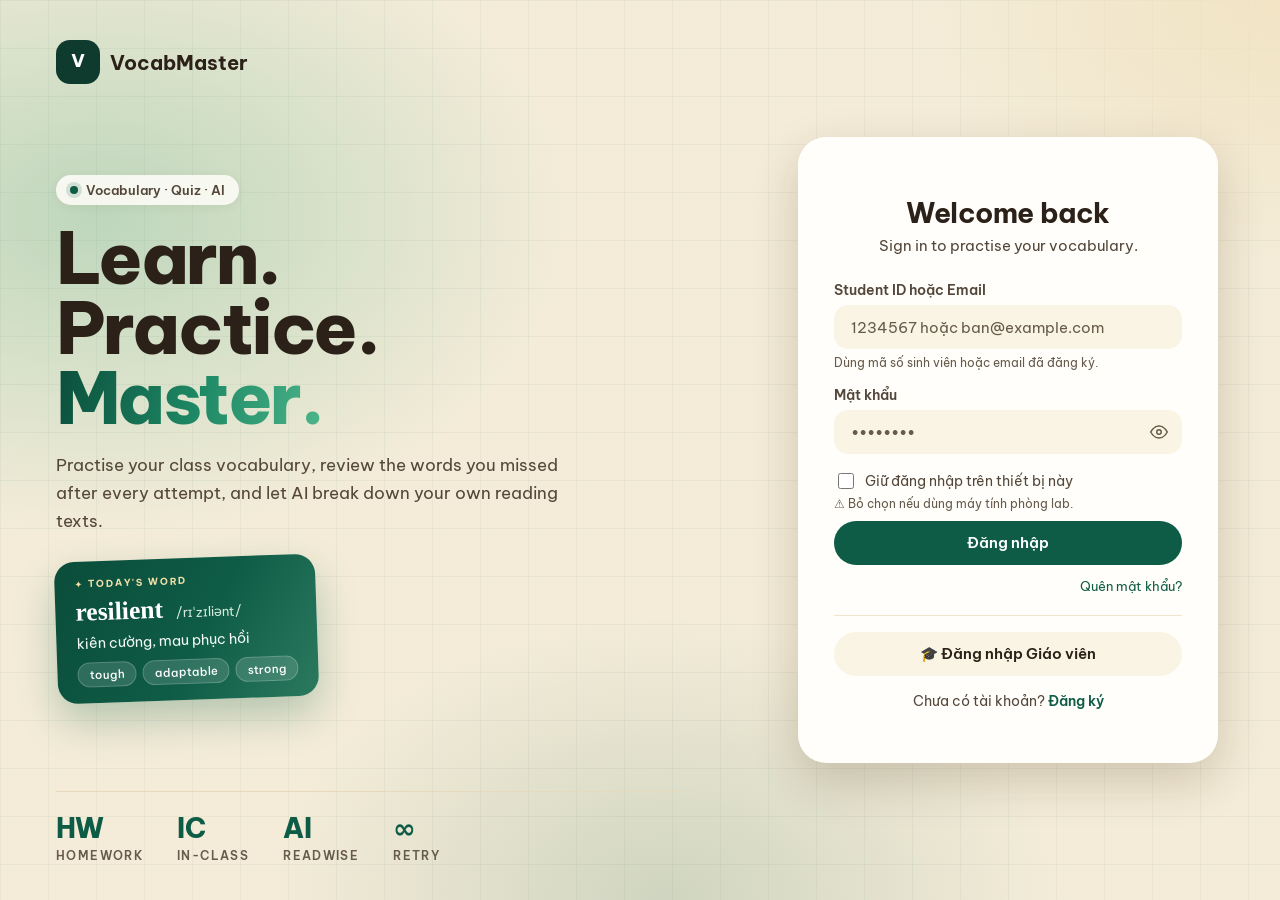
<file: index.html>
<!DOCTYPE html><html lang="vi"><head>
<meta charset="UTF-8"><meta name="viewport" content="width=device-width,initial-scale=1">
<link rel="icon" href="data:image/svg+xml,%3Csvg xmlns='http://www.w3.org/2000/svg' viewBox='0 0 24 24'%3E%3Crect width='24' height='24' rx='5' fill='%231B7F5E'/%3E%3Ctext x='12' y='17' text-anchor='middle' font-size='13' font-weight='700' fill='%23fff' font-family='system-ui'%3EV%3C/text%3E%3C/svg%3E">
<meta name="theme-color" content="#1B7F5E">
<title>VocabMaster</title></head><body>
<script>
(function(){
  var SKEY='vm_session';
  function clear(){try{localStorage.removeItem(SKEY);}catch(e){}try{sessionStorage.removeItem(SKEY);}catch(e){}}
  var raw=null;
  try{raw=sessionStorage.getItem(SKEY)||localStorage.getItem(SKEY);}catch(e){}
  if(!raw){location.replace('login.html');return;}
  try{
    var o=JSON.parse(raw);
    if(!o||!o.data||!o.exp||Date.now()>o.exp){clear();location.replace('login.html');return;}
    location.replace(o.data.role==='teacher'?'teacher.html':'student.html');
  }catch(e){clear();location.replace('login.html');}
})();
</script>
<noscript><meta http-equiv="refresh" content="0;url=login.html"></noscript>
</body></html>
</file>
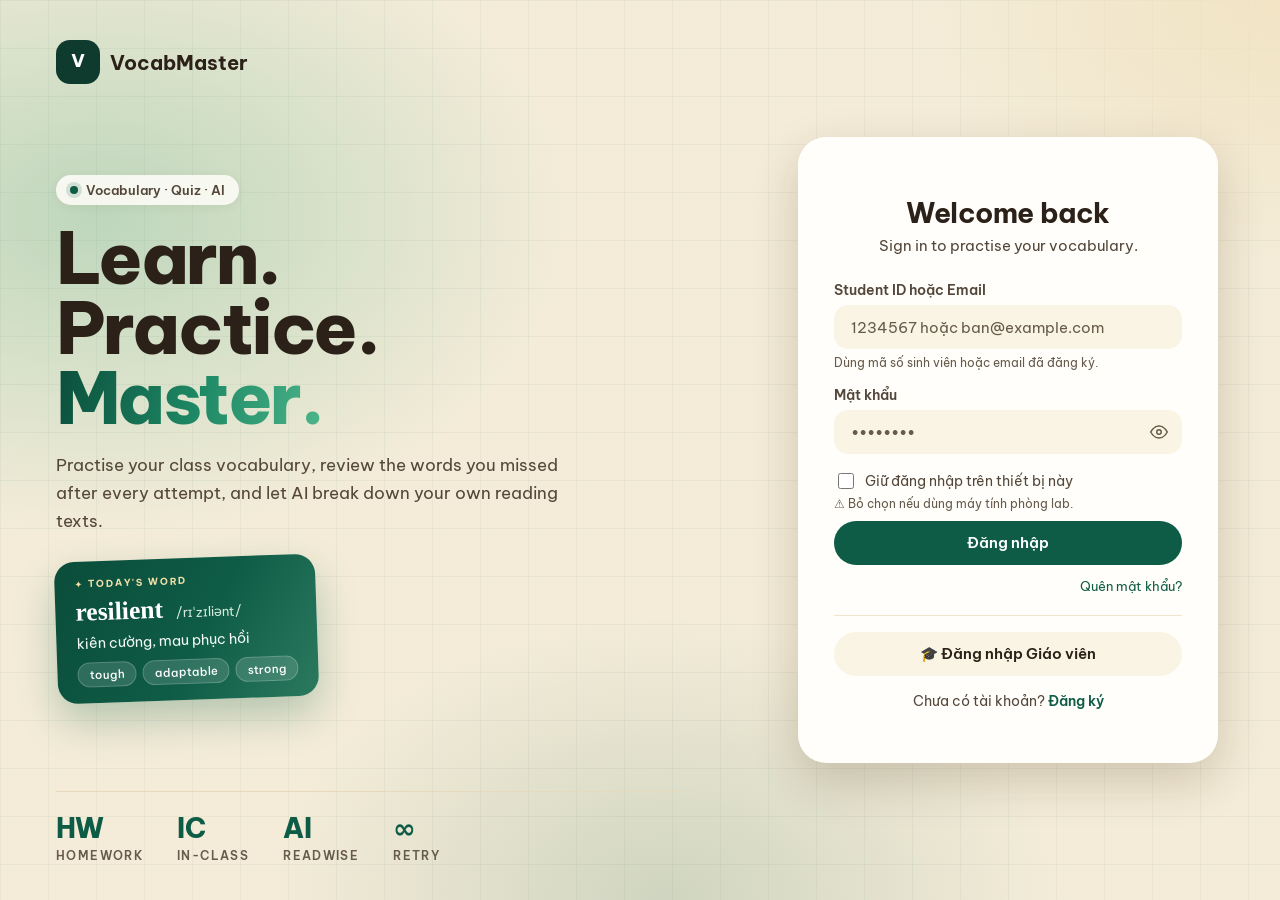
<file: login.html>
<!DOCTYPE html>
<html lang="vi">
<head>
<meta charset="UTF-8"><meta name="viewport" content="width=device-width,initial-scale=1">
<link rel="icon" href="data:image/svg+xml,%3Csvg xmlns='http://www.w3.org/2000/svg' viewBox='0 0 24 24'%3E%3Crect width='24' height='24' rx='5' fill='%231B7F5E'/%3E%3Ctext x='12' y='17' text-anchor='middle' font-size='13' font-weight='700' fill='%23fff' font-family='system-ui'%3EV%3C/text%3E%3C/svg%3E">
<meta name="theme-color" content="#1B7F5E">
<title>VocabMaster</title>
<link rel="stylesheet" href="vm-theme.css">
<style>
.vm-modal-bg{position:fixed;inset:0;background:rgba(13,79,58,.45);z-index:500;display:none;align-items:center;justify-content:center;padding:20px}
.vm-modal-bg.show{display:flex}
</style>
</head>
<body>

<div class="vm-loading-overlay" id="loadingOverlay">
  <span class="vm-spin"></span>
  <p id="loadingMsg">Đang đăng nhập…</p>
</div>

<div class="vm-auth-wrap">
  <div class="vm-auth-card">
    <div class="vm-auth-head">
      <div id="brand" style="display:flex;justify-content:center"></div>
      <h1 class="vm-auth-title">Welcome back</h1>
      <p class="vm-auth-sub">Sign in to practise your vocabulary.</p>
    </div>

    <form id="form" autocomplete="on">
      <div class="vm-field">
        <label class="vm-label">Student ID hoặc Email</label>
        <input class="vm-input" id="idInput" placeholder="1234567 hoặc ban@example.com" autocomplete="username">
        <p style="font-size:.76rem;color:var(--vm-ink-3);margin:6px 0 0">Dùng mã số sinh viên hoặc email đã đăng ký.</p>
      </div>
      <div class="vm-field">
        <label class="vm-label">Mật khẩu</label>
        <div class="vm-pass-wrap">
          <input class="vm-input" id="pw" type="password" placeholder="••••••••" autocomplete="current-password" style="padding-right:42px">
          <button type="button" class="vm-pass-toggle" id="pwToggle" title="Hiện/Ẩn mật khẩu">
            <svg viewBox="0 0 24 24" fill="none" stroke="currentColor" stroke-width="2" width="18" height="18"><path d="M1 12s4-8 11-8 11 8 11 8-4 8-11 8-11-8-11-8z"/><circle cx="12" cy="12" r="3"/></svg>
          </button>
        </div>
      </div>
      <label style="display:flex;align-items:center;gap:8px;margin-top:12px;font-size:.85rem;color:var(--vm-ink-2);cursor:pointer">
        <input type="checkbox" id="rememberMe" style="width:16px;height:16px;cursor:pointer">
        <span>Giữ đăng nhập trên thiết bị này</span>
      </label>
      <p style="margin:4px 0 10px;font-size:.75rem;color:var(--vm-ink-3)">⚠️ Bỏ chọn nếu dùng máy tính phòng lab.</p>
      <button class="vm-btn vm-btn-primary vm-btn-block" id="submit" type="submit">Đăng nhập</button>
    </form>

    <div style="text-align:right;margin-top:10px">
      <a href="#" id="forgotStu" style="font-size:.82rem;color:var(--vm-primary);text-decoration:none">Quên mật khẩu?</a>
    </div>
    <div style="border-top:1px solid var(--vm-border-2);margin:20px 0 16px"></div>
    <button class="vm-btn vm-btn-ghost vm-btn-block" id="teacherBtn">🎓 Đăng nhập Giáo viên</button>
    <p class="vm-auth-alt" style="margin-top:16px">Chưa có tài khoản? <a href="signup.html">Đăng ký</a></p>
  </div>
</div>

<!-- Teacher modal -->
<div class="vm-modal-bg" id="teacherModal">
  <div class="vm-auth-card" style="max-width:400px;margin:0">
    <div class="vm-auth-head">
      <h1 class="vm-auth-title" style="font-size:1.4rem">Đăng nhập Giáo viên</h1>
      <p class="vm-auth-sub">Đăng nhập bằng email giảng viên.</p>
    </div>
    <div class="vm-field">
      <label class="vm-label">Email</label>
      <input class="vm-input" id="tEmail" type="email" placeholder="ban@dnpu.edu.vn">
    </div>
    <div class="vm-field">
      <label class="vm-label">Mật khẩu</label>
      <div class="vm-pass-wrap">
        <input class="vm-input" id="tPw" type="password" style="padding-right:42px" placeholder="••••••••">
          <button type="button" class="vm-pass-toggle" id="tPwToggle" title="Hiện/Ẩn mật khẩu">
            <svg viewBox="0 0 24 24" fill="none" stroke="currentColor" stroke-width="2" width="18" height="18">
              <path d="M1 12s4-8 11-8 11 8 11 8-4 8-11 8-11-8-11-8z"/><circle cx="12" cy="12" r="3"/>
            </svg>
          </button>
      </div>
    </div>
    <button class="vm-btn vm-btn-primary vm-btn-block" id="tSubmit" style="margin-top:6px">Đăng nhập</button>
    <div style="display:flex;justify-content:space-between;margin-top:12px">
      <a href="#" id="forgotTea" style="font-size:.82rem;color:var(--vm-primary);text-decoration:none">Quên mật khẩu?</a>
      <a href="#" id="tClose" style="font-size:.82rem;color:var(--vm-ink-3);text-decoration:none">Huỷ</a>
    </div>
  </div>
</div>

<script src="vm-common.js"></script>
<script>
if (typeof VM === 'undefined') {
  document.body.innerHTML = '<div style="max-width:500px;margin:80px auto;padding:30px;border:2px solid #EA4335;border-radius:14px;font-family:system-ui"><h2>Không tải được vm-common.js</h2></div>';
  throw new Error('no VM');
}
document.getElementById('brand').innerHTML = VM.brandLockup();
VM.mountAuthHero('Practise your class vocabulary, review the words you missed after every attempt, and let AI break down your own reading texts.');

// Already logged in?
(function(){ var s=VM.session.get(); if(s&&s.role) location.href=s.role==='teacher'?VM.TEACHER_HOME:VM.STUDENT_HOME; })();

function showLoading(msg){ document.getElementById('loadingMsg').textContent=msg||'Đang đăng nhập…'; document.getElementById('loadingOverlay').classList.add('show'); }
function hideLoading(){ document.getElementById('loadingOverlay').classList.remove('show'); }

var EYE_ON  = '<svg viewBox="0 0 24 24" fill="none" stroke="currentColor" stroke-width="2" width="18" height="18"><path d="M1 12s4-8 11-8 11 8 11 8-4 8-11 8-11-8-11-8z"/><circle cx="12" cy="12" r="3"/></svg>';
var EYE_OFF = '<svg viewBox="0 0 24 24" fill="none" stroke="currentColor" stroke-width="2" width="18" height="18"><path d="M17.94 17.94A10.07 10.07 0 0 1 12 20c-7 0-11-8-11-8a18.45 18.45 0 0 1 5.06-5.94M9.9 4.24A9.12 9.12 0 0 1 12 4c7 0 11 8 11 8a18.5 18.5 0 0 1-2.16 3.19m-6.72-1.07a3 3 0 1 1-4.24-4.24"/><line x1="1" y1="1" x2="23" y2="23"/></svg>';
function togglePw(inId,btnId){
  var btn=document.getElementById(btnId);
  if(btn) btn.innerHTML=EYE_ON;
  document.getElementById(btnId).onclick=function(){
    var inp=document.getElementById(inId), hidden=inp.type==='password';
    inp.type=hidden?'text':'password';
    document.getElementById(btnId).innerHTML=hidden?EYE_OFF:EYE_ON;
  };
}
togglePw('pw','pwToggle'); togglePw('tPw','tPwToggle');

var isSub=false;
document.getElementById('form').onsubmit=function(e){
  e.preventDefault(); if(isSub) return;
  var id=(document.getElementById('idInput').value||'').trim();
  var pw=document.getElementById('pw').value;
  if(!id||!pw){VM.toast('Vui lòng nhập đầy đủ.','err');return;}
  isSub=true; showLoading();
  VM.api('auth.studentLogin',{studentId:id,password:pw,remember:document.getElementById('rememberMe').checked}).then(function(res){
    if(res&&res.success){
      var r=document.getElementById('rememberMe').checked;
      VM.session.set(Object.assign({role:'student'},res.data),{remember:r});
      VM.bumpLoginCount();
      location.href=VM.STUDENT_HOME;
    } else {
      hideLoading(); isSub=false;
      VM.toast((res&&res.error)||'Đăng nhập thất bại.','err',4000);
    }
  }).catch(function(){ hideLoading(); isSub=false; VM.toast('Không kết nối được máy chủ.','err'); });
};

var tm=document.getElementById('teacherModal');
document.getElementById('teacherBtn').onclick=function(){ tm.classList.add('show'); };
document.getElementById('tClose').onclick=function(e){ e.preventDefault(); tm.classList.remove('show'); };

var isTSub=false;
document.getElementById('tSubmit').onclick=function(){
  if(isTSub) return;
  var email=(document.getElementById('tEmail').value||'').trim();
  var pw=document.getElementById('tPw').value;
  if(!email||!pw){VM.toast('Nhập email và mật khẩu.','err');return;}
  isTSub=true; showLoading('Đang xác thực giáo viên…');
  VM.api('auth.teacherLogin',{email:email,password:pw,remember:!!(document.getElementById('rememberMe')&&document.getElementById('rememberMe').checked)}).then(function(res){
    if(res&&res.success){
      var rm=document.getElementById('rememberMe');
      VM.session.set(Object.assign({role:'teacher'},res.data),{remember:rm?rm.checked:false});
      location.href=VM.TEACHER_HOME;
    } else {
      hideLoading(); isTSub=false;
      VM.toast((res&&res.error)||'Đăng nhập thất bại.','err',4000);
    }
  }).catch(function(){ hideLoading(); isTSub=false; VM.toast('Không kết nối được máy chủ.','err'); });
};

function forgot(){
  var email=prompt('Nhập email đã đăng ký:'); if(!email) return;
  showLoading('Đang gửi email…');
  VM.api('auth.forgotPassword',{email:email.trim()}).then(function(res){
    hideLoading();
    if(res&&res.success) VM.toast('Đã gửi mật khẩu tới email.','ok',4000);
    else VM.toast((res&&res.error)||'Không gửi được.','err',4000);
  }).catch(function(){ hideLoading(); VM.toast('Lỗi kết nối.','err'); });
}
document.getElementById('forgotStu').onclick=function(e){e.preventDefault();forgot();};
document.getElementById('forgotTea').onclick=function(e){e.preventDefault();forgot();};
</script>
</body>
</html>
</file>
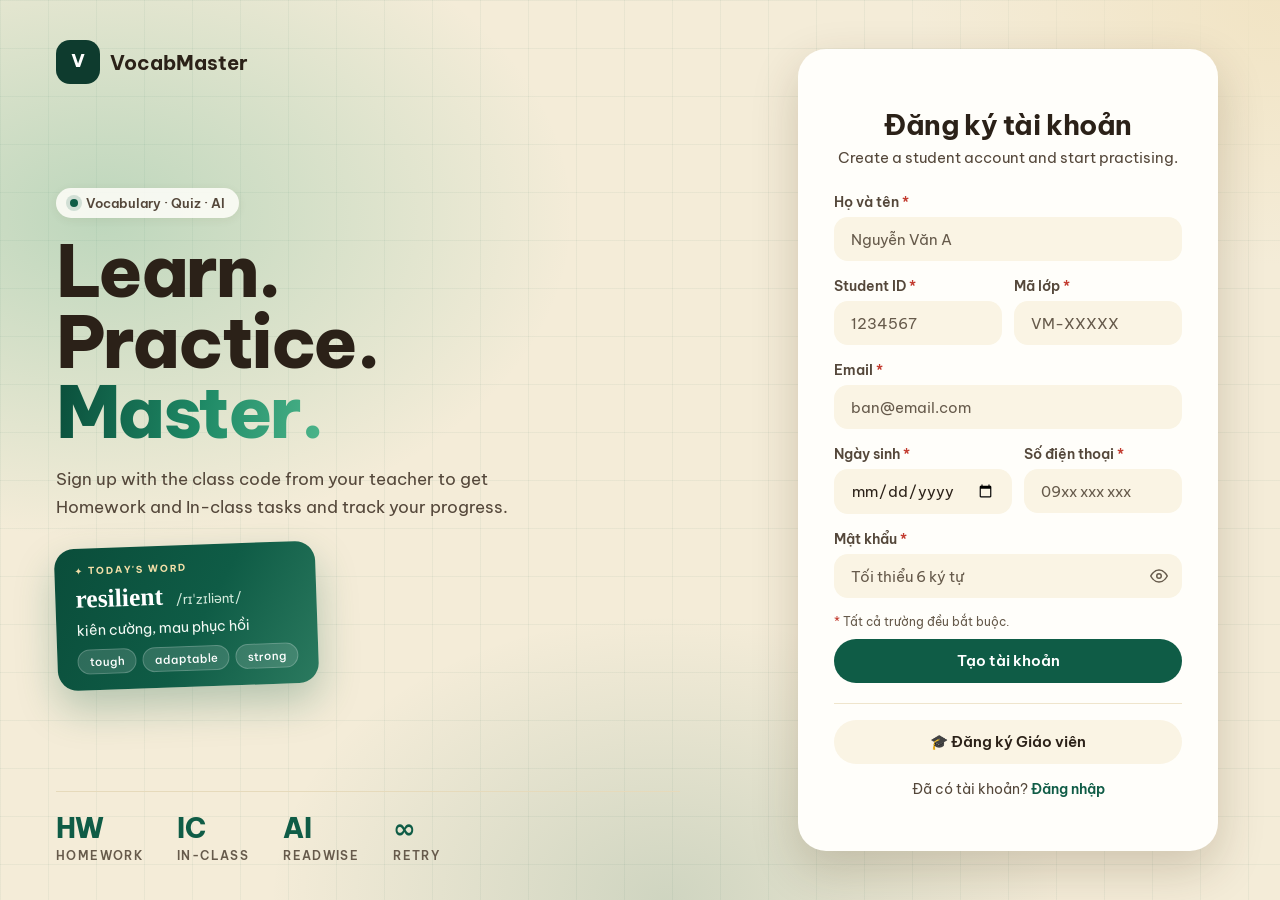
<file: signup.html>
<!DOCTYPE html>
<html lang="vi">
<head>
<meta charset="UTF-8"><meta name="viewport" content="width=device-width,initial-scale=1">
<link rel="icon" href="data:image/svg+xml,%3Csvg xmlns='http://www.w3.org/2000/svg' viewBox='0 0 24 24'%3E%3Crect width='24' height='24' rx='5' fill='%231B7F5E'/%3E%3Ctext x='12' y='17' text-anchor='middle' font-size='13' font-weight='700' fill='%23fff' font-family='system-ui'%3EV%3C/text%3E%3C/svg%3E">
<meta name="theme-color" content="#1B7F5E">
<title>VocabMaster</title>
<link rel="stylesheet" href="vm-theme.css">
<style>
.vm-modal-bg{position:fixed;inset:0;background:rgba(13,79,58,.45);z-index:500;display:none;align-items:center;justify-content:center;padding:20px}
.vm-modal-bg.show{display:flex}
</style>
</head>
<body>

<div class="vm-loading-overlay" id="loadingOverlay">
  <span class="vm-spin"></span>
  <p id="loadingMsg">Đang xử lý…</p>
</div>

<div class="vm-auth-wrap">
  <div class="vm-auth-card">
    <div class="vm-auth-head">
      <div id="brand" style="display:flex;justify-content:center"></div>
      <h1 class="vm-auth-title">Đăng ký tài khoản</h1>
      <p class="vm-auth-sub">Create a student account and start practising.</p>
    </div>

    <form id="form" autocomplete="on" novalidate>
      <div class="vm-field">
        <label class="vm-label">Họ và tên <span style="color:var(--vm-danger)">*</span></label>
        <input class="vm-input" id="name" placeholder="Nguyễn Văn A" autocomplete="name">
        <div class="vm-field-err" id="err-name"></div>
      </div>
      <div class="vm-row">
        <div class="vm-field">
          <label class="vm-label">Student ID <span style="color:var(--vm-danger)">*</span></label>
          <input class="vm-input" id="studentId" placeholder="1234567" autocomplete="username">
          <div class="vm-field-err" id="err-studentId"></div>
        </div>
        <div class="vm-field">
          <label class="vm-label">Mã lớp <span style="color:var(--vm-danger)">*</span></label>
          <input class="vm-input" id="class" placeholder="VM-XXXXX" style="text-transform:uppercase" autocomplete="off">
          <div class="vm-field-err" id="err-class"></div>
        </div>
      </div>
      <div class="vm-field">
        <label class="vm-label">Email <span style="color:var(--vm-danger)">*</span></label>
        <input class="vm-input" id="email" type="email" placeholder="ban@email.com" autocomplete="email">
        <div class="vm-field-err" id="err-email"></div>
      </div>
      <div class="vm-row">
        <div class="vm-field">
          <label class="vm-label">Ngày sinh <span style="color:var(--vm-danger)">*</span></label>
          <input class="vm-input" id="birthdate" type="date" autocomplete="bday">
          <div class="vm-field-err" id="err-birthdate"></div>
        </div>
        <div class="vm-field">
          <label class="vm-label">Số điện thoại <span style="color:var(--vm-danger)">*</span></label>
          <input class="vm-input" id="phone" placeholder="09xx xxx xxx" type="tel" autocomplete="tel">
          <div class="vm-field-err" id="err-phone"></div>
        </div>
      </div>
      <div class="vm-field">
        <label class="vm-label">Mật khẩu <span style="color:var(--vm-danger)">*</span></label>
        <div class="vm-pass-wrap">
          <input class="vm-input" id="pw" type="password" placeholder="Tối thiểu 6 ký tự" autocomplete="new-password" style="padding-right:42px">
          <button type="button" class="vm-pass-toggle" id="pwToggle" title="Hiện/Ẩn mật khẩu"><svg viewBox="0 0 24 24" fill="none" stroke="currentColor" stroke-width="2" width="18" height="18"><path d="M1 12s4-8 11-8 11 8 11 8-4 8-11 8-11-8-11-8z"/><circle cx="12" cy="12" r="3"/></svg>
          </button>
        </div>
        <div class="vm-field-err" id="err-pw"></div>
      </div>
      <p style="font-size:.76rem;color:var(--vm-ink-3);margin:0 0 10px">
        <span style="color:var(--vm-danger)">*</span> Tất cả trường đều bắt buộc.
      </p>
      <button class="vm-btn vm-btn-primary vm-btn-block" id="submit" type="submit">Tạo tài khoản</button>
    </form>

    <div style="border-top:1px solid var(--vm-border-2);margin:20px 0 16px"></div>
    <button class="vm-btn vm-btn-ghost vm-btn-block" id="teacherReg">🎓 Đăng ký Giáo viên</button>
    <p class="vm-auth-alt" style="margin-top:16px">Đã có tài khoản? <a href="login.html">Đăng nhập</a></p>
  </div>
</div>

<!-- Teacher signup modal -->
<div class="vm-modal-bg" id="teacherModal">
  <div class="vm-auth-card" style="max-width:400px;margin:0">
    <div class="vm-auth-head">
      <h1 class="vm-auth-title" style="font-size:1.4rem">Đăng ký Giáo viên</h1>
    </div>
    <div class="vm-field">
      <label class="vm-label">Họ và tên <span style="color:var(--vm-danger)">*</span></label>
      <input class="vm-input" id="tName" placeholder="ThS. Nguyễn Văn A">
      <div class="vm-field-err" id="err-tName"></div>
    </div>
    <div class="vm-field">
      <label class="vm-label">Email <span style="color:var(--vm-danger)">*</span></label>
      <input class="vm-input" id="tEmail" type="email" placeholder="ban@dnpu.edu.vn">
      <div class="vm-field-err" id="err-tEmail"></div>
    </div>
    <div class="vm-row">
      <div class="vm-field">
        <label class="vm-label">Ngày sinh <span style="color:var(--vm-danger)">*</span></label>
        <input class="vm-input" id="tBirth" type="date">
        <div class="vm-field-err" id="err-tBirth"></div>
      </div>
      <div class="vm-field">
        <label class="vm-label">Số điện thoại <span style="color:var(--vm-danger)">*</span></label>
        <input class="vm-input" id="tPhone" placeholder="09xx" type="tel">
        <div class="vm-field-err" id="err-tPhone"></div>
      </div>
    </div>
    <div class="vm-field">
      <label class="vm-label">Mật khẩu <span style="color:var(--vm-danger)">*</span></label>
      <div class="vm-pass-wrap">
        <input class="vm-input" id="tPw" type="password" placeholder="Tối thiểu 6 ký tự" style="padding-right:42px">
        <button type="button" class="vm-pass-toggle" id="tPwToggle" title="Hiện/Ẩn mật khẩu"><svg viewBox="0 0 24 24" fill="none" stroke="currentColor" stroke-width="2" width="18" height="18"><path d="M1 12s4-8 11-8 11 8 11 8-4 8-11 8-11-8-11-8z"/><circle cx="12" cy="12" r="3"/></svg>
        </button>
      </div>
      <div class="vm-field-err" id="err-tPw"></div>
    </div>
    <button class="vm-btn vm-btn-primary vm-btn-block" id="tSubmit" style="margin-top:6px">Tạo tài khoản giáo viên</button>
    <div style="text-align:right;margin-top:12px">
      <a href="#" id="tClose" style="font-size:.82rem;color:var(--vm-ink-3);text-decoration:none">Huỷ</a>
    </div>
  </div>
</div>

<script src="vm-common.js"></script>
<script>
if (typeof VM === 'undefined') {
  document.body.innerHTML = '<div style="max-width:500px;margin:80px auto;padding:30px;border:2px solid #EA4335;border-radius:14px;font-family:system-ui"><h2>Không tải được vm-common.js</h2></div>';
  throw new Error('no VM');
}
document.getElementById('brand').innerHTML = VM.brandLockup();
VM.mountAuthHero('Sign up with the class code from your teacher to get Homework and In-class tasks and track your progress.');

function showLoading(msg){ document.getElementById('loadingMsg').textContent=msg||'Đang xử lý…'; document.getElementById('loadingOverlay').classList.add('show'); }
function hideLoading(){ document.getElementById('loadingOverlay').classList.remove('show'); }

function setErr(id,msg){
  var inp=document.getElementById(id), err=document.getElementById('err-'+id);
  if(inp) inp.classList.toggle('field-error',!!msg);
  if(err){err.textContent=msg||'';err.classList.toggle('show',!!msg);}
}
function clearErrs(ids){ ids.forEach(function(id){setErr(id,'');}); }

var EYE_ON='<svg viewBox="0 0 24 24" fill="none" stroke="currentColor" stroke-width="2" width="18" height="18"><path d="M1 12s4-8 11-8 11 8 11 8-4 8-11 8-11-8-11-8z"/><circle cx="12" cy="12" r="3"/></svg>';
var EYE_OFF='<svg viewBox="0 0 24 24" fill="none" stroke="currentColor" stroke-width="2" width="18" height="18"><path d="M17.94 17.94A10.07 10.07 0 0 1 12 20c-7 0-11-8-11-8a18.45 18.45 0 0 1 5.06-5.94M9.9 4.24A9.12 9.12 0 0 1 12 4c7 0 11 8 11 8a18.5 18.5 0 0 1-2.16 3.19m-6.72-1.07a3 3 0 1 1-4.24-4.24"/><line x1="1" y1="1" x2="23" y2="23"/></svg>';
document.getElementById('pwToggle').onclick=function(){
  var inp=document.getElementById('pw'),h=inp.type==='password';
  inp.type=h?'text':'password';this.innerHTML=h?EYE_OFF:EYE_ON;
};
document.getElementById('tPwToggle').onclick=function(){
  var inp=document.getElementById('tPw'),h=inp.type==='password';
  inp.type=h?'text':'password';this.innerHTML=h?EYE_OFF:EYE_ON;
};

var SF=['name','studentId','class','email','birthdate','phone','pw'];
function validateStudent(){
  clearErrs(SF); var ok=true;
  function req(id,lbl){if(!(document.getElementById(id).value||'').trim()){setErr(id,lbl+' là bắt buộc.');ok=false;}}
  req('name','Họ và tên');req('studentId','Student ID');req('class','Mã lớp');
  req('email','Email');req('birthdate','Ngày sinh');req('phone','Số điện thoại');
  var pw=document.getElementById('pw').value||'';
  if(!pw.trim()){setErr('pw','Mật khẩu là bắt buộc.');ok=false;}
  else if(pw.trim().length<6){setErr('pw','Mật khẩu phải có ít nhất 6 ký tự.');ok=false;}
  var email=(document.getElementById('email').value||'').trim();
  if(email&&!/^[^\s@]+@[^\s@]+\.[^\s@]+$/.test(email)){setErr('email','Email không hợp lệ.');ok=false;}
  return ok;
}

document.getElementById('form').onsubmit=function(e){
  e.preventDefault(); if(!validateStudent()) return;
  showLoading('Đang kiểm tra thông tin…');
  function trim(id){return (document.getElementById(id).value||'').trim();}
  VM.api('auth.studentSignup',{
    studentId:trim('studentId'),name:trim('name'),
    class:trim('class').toUpperCase(),birthdate:trim('birthdate'),
    password:document.getElementById('pw').value,
    phone:trim('phone'),email:trim('email')
  }).then(function(res){
    hideLoading();
    if(res&&res.success){
      VM.session.set(Object.assign({role:'student'},res.data),{remember:false});
      VM.toast('Đăng ký thành công!','ok');
      setTimeout(function(){location.href=VM.STUDENT_HOME;},600);
    } else {
      var msg=(res&&res.error)||'Đăng ký thất bại.';
      var field=res&&res.field;
      if(field) setErr(field,msg);
      else if(msg.indexOf('Student ID')>-1) setErr('studentId',msg);
      else if(msg.indexOf('Email')>-1) setErr('email',msg);
      else if(msg.indexOf('điện thoại')>-1) setErr('phone',msg);
      else if(msg.indexOf('lớp')>-1) setErr('class',msg);
      else VM.toast(msg,'err',5000);
    }
  }).catch(function(){ hideLoading(); VM.toast('Không kết nối được máy chủ.','err'); });
};
SF.forEach(function(id){
  var el=document.getElementById(id);
  if(el) el.addEventListener('input',function(){setErr(id,'');});
});

var tm=document.getElementById('teacherModal');
document.getElementById('teacherReg').onclick=function(){tm.classList.add('show');};
document.getElementById('tClose').onclick=function(e){e.preventDefault();tm.classList.remove('show');};

var TF=['tName','tEmail','tBirth','tPhone','tPw'];
function validateTeacher(){
  clearErrs(TF); var ok=true;
  function req(id,lbl){if(!(document.getElementById(id).value||'').trim()){setErr(id,lbl+' là bắt buộc.');ok=false;}}
  req('tName','Họ và tên');req('tEmail','Email');req('tBirth','Ngày sinh');req('tPhone','Số điện thoại');
  var pw=document.getElementById('tPw').value||'';
  if(!pw.trim()){setErr('tPw','Mật khẩu là bắt buộc.');ok=false;}
  else if(pw.trim().length<6){setErr('tPw','Mật khẩu phải có ít nhất 6 ký tự.');ok=false;}
  var email=(document.getElementById('tEmail').value||'').trim();
  if(email&&!/^[^\s@]+@[^\s@]+\.[^\s@]+$/.test(email)){setErr('tEmail','Email không hợp lệ.');ok=false;}
  return ok;
}
document.getElementById('tSubmit').onclick=function(){
  if(!validateTeacher()) return;
  showLoading('Đang tạo tài khoản giáo viên…');
  function trim(id){return (document.getElementById(id).value||'').trim();}
  VM.api('auth.teacherSignup',{
    name:trim('tName'),email:trim('tEmail'),birthdate:trim('tBirth'),
    password:document.getElementById('tPw').value,phone:trim('tPhone')
  }).then(function(res){
    hideLoading();
    if(res&&res.success){
      VM.session.set(Object.assign({role:'teacher'},res.data),{remember:false});
      VM.toast('Tạo tài khoản thành công!','ok');
      setTimeout(function(){location.href=VM.TEACHER_HOME;},600);
    } else {
      var msg=(res&&res.error)||'Đăng ký thất bại.';
      if(msg.toLowerCase().indexOf('email')>-1) setErr('tEmail',msg);
      else VM.toast(msg,'err',5000);
    }
  }).catch(function(){ hideLoading(); VM.toast('Không kết nối được máy chủ.','err'); });
};
TF.forEach(function(id){
  var el=document.getElementById(id);
  if(el) el.addEventListener('input',function(){setErr(id,'');});
});
</script>
</body>
</html>
</file>
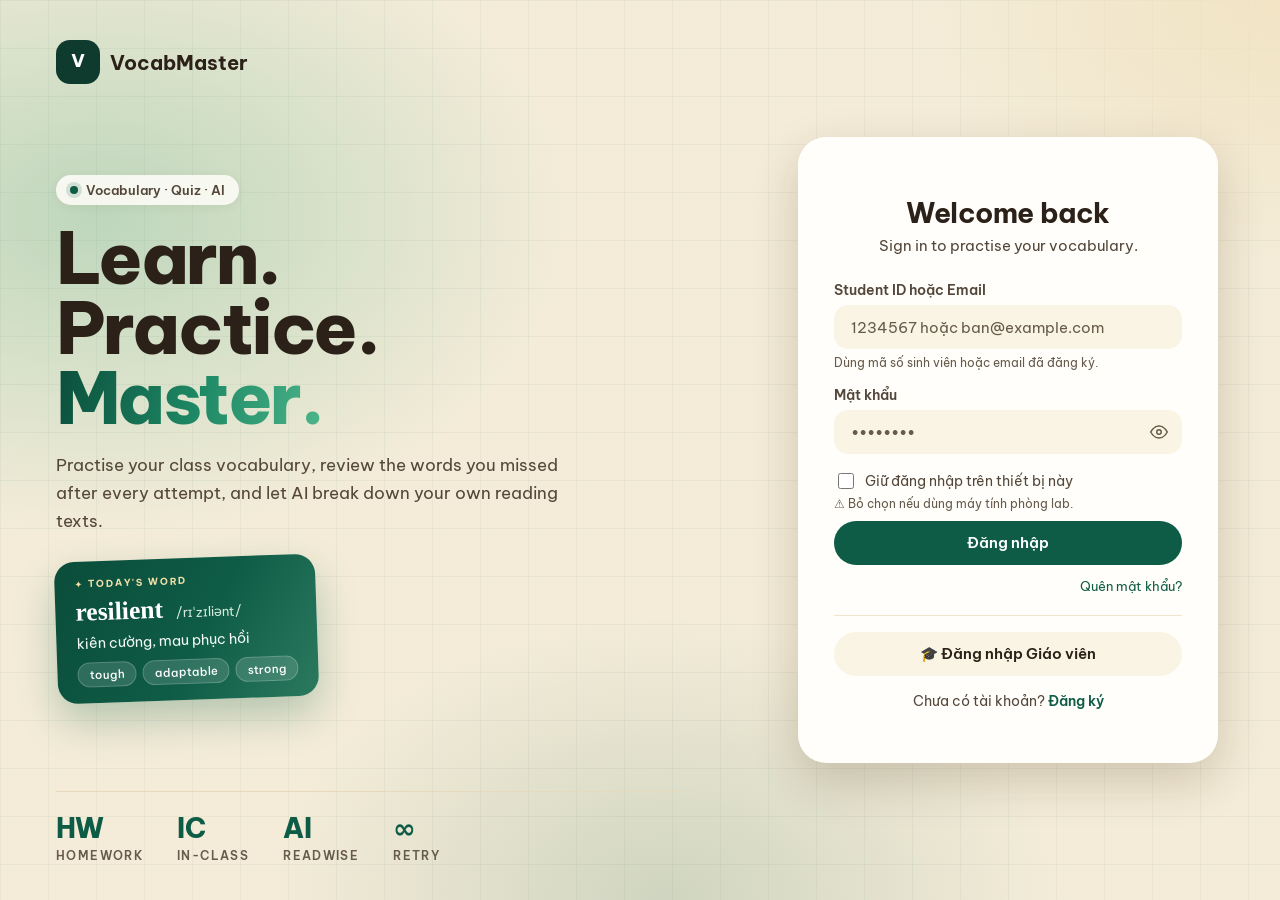
<file: student.html>
<!DOCTYPE html>
<html lang="en">
<head>
<meta charset="UTF-8">
<meta name="viewport" content="width=device-width,initial-scale=1,maximum-scale=1">
<link rel="icon" href="data:image/svg+xml,%3Csvg xmlns='http://www.w3.org/2000/svg' viewBox='0 0 24 24'%3E%3Crect width='24' height='24' rx='5' fill='%231B7F5E'/%3E%3Ctext x='12' y='17' text-anchor='middle' font-size='13' font-weight='700' fill='%23fff' font-family='system-ui'%3EV%3C/text%3E%3C/svg%3E">
<meta name="theme-color" content="#1B7F5E">
<title>VocabMaster</title>
<link rel="stylesheet" href="vm-theme.css">
<style>
#app{min-height:100vh}

/* Loading overlay */
.vm-overlay{position:fixed;inset:0;background:rgba(13,79,58,.55);z-index:8888;display:none;flex-direction:column;align-items:center;justify-content:center;gap:14px}
.vm-overlay.show{display:flex}
.vm-overlay .vm-spin{width:38px;height:38px;border-width:4px}
.vm-overlay p{color:#fff;font-size:.95rem;font-weight:600;margin:0}

/* CEFR Reader */
.cefr-shell{display:grid;grid-template-columns:1fr 300px;gap:18px;margin-top:12px}
.cefr-filterbar{display:flex;align-items:center;gap:8px;flex-wrap:wrap;background:var(--vm-surface);border:1px solid var(--vm-border-2);border-radius:var(--vm-r-sm);padding:9px 12px;margin-bottom:10px;font-size:.8rem}
.cefr-filterbar label{display:flex;align-items:center;gap:4px;cursor:pointer;font-weight:600;user-select:none;transition:opacity .15s}
.cefr-dot{width:10px;height:10px;border-radius:50%;flex:0 0 auto}
.cefr-count{font-size:.68rem;color:var(--vm-ink-3);font-weight:400}
.cefr-sep{color:var(--vm-border);font-size:1.1rem;margin:0 2px}
.cefr-passage{background:var(--vm-surface);border:1px solid var(--vm-border-2);border-radius:var(--vm-r);padding:20px 22px;line-height:2.1;font-size:.97rem;color:var(--vm-ink);min-height:180px}
.vm-cefr-word{cursor:pointer;border-radius:3px;transition:filter .1s}
.vm-cefr-word:hover{filter:brightness(.85)}
.cefr-right-panel{display:flex;flex-direction:column;gap:12px}
.cefr-breakdown{background:var(--vm-surface);border:1px solid var(--vm-border-2);border-radius:var(--vm-r-sm);padding:12px 14px}
.cefr-breakdown h4{margin:0 0 9px;font-size:.8rem;font-weight:700;color:var(--vm-ink)}
.cefr-bd-row{display:flex;align-items:center;gap:7px;margin-bottom:5px;font-size:.75rem}
.cefr-bd-row .lbl{width:26px;font-weight:700}
.cefr-bd-bw{flex:1;background:var(--vm-border-2);border-radius:4px;height:6px;overflow:hidden}
.cefr-bd-b{height:100%;border-radius:4px;transition:width .4s}
.cefr-bd-pct{width:32px;text-align:right;color:var(--vm-ink-3);font-size:.7rem}
.cefr-colloc{background:var(--vm-surface);border:1px solid var(--vm-border-2);border-radius:var(--vm-r-sm);padding:12px 14px}
.cefr-colloc h4{margin:0 0 9px;font-size:.8rem;font-weight:700;color:var(--vm-ink)}
.cefr-colloc-item{border-left:3px solid var(--vm-accent);padding:6px 9px;margin-bottom:7px;background:var(--vm-surface-2);border-radius:0 5px 5px 0}
.cefr-colloc-phrase{font-weight:700;font-size:.83rem;color:var(--vm-primary-dk)}
.cefr-colloc-vi{font-size:.74rem;color:var(--vm-ink-3);margin-top:2px}
.cefr-tip{position:fixed;z-index:9990;background:var(--vm-primary-dk);color:#fff;border-radius:10px;padding:10px 14px;font-size:.82rem;max-width:210px;box-shadow:0 8px 30px rgba(0,0,0,.3);pointer-events:auto}

/* Vocab CEFR cards */
.vm-vocab-cefr-row{display:flex;flex-wrap:wrap;gap:8px;margin-bottom:16px}
.vm-vocab-cefr-card{background:var(--vm-surface);border:1px solid var(--vm-border-2);border-radius:8px;padding:9px 12px;min-width:130px;max-width:190px;box-shadow:var(--vm-shadow-sm)}
.vm-vocab-cefr-card .vc-word{font-weight:700;font-size:.92rem;display:flex;align-items:center;gap:5px}
.vm-vocab-cefr-card .vc-ipa{font-size:.74rem;color:var(--vm-ink-3);margin-top:2px}
.vm-vocab-cefr-card .vc-vi{font-size:.78rem;color:var(--vm-primary-dk);margin-top:3px;font-style:italic}
.vm-cefr-badge{display:inline-block;font-size:.6rem;font-weight:700;padding:1px 5px;border-radius:7px;color:#fff;vertical-align:middle;line-height:1.4}

/* Review Timer */
.review-shell{display:grid;grid-template-columns:1fr 280px;gap:16px;height:calc(100vh - 210px);min-height:380px}
.review-passage-col{display:flex;flex-direction:column;overflow:hidden}
.review-passage-body{flex:1;overflow-y:auto;background:var(--vm-surface);border:1px solid var(--vm-border-2);border-radius:var(--vm-r);padding:18px 20px;line-height:2;font-size:.93rem}
.review-vocab-col{overflow-y:auto;display:flex;flex-direction:column;gap:10px}
.rv-card{background:var(--vm-surface);border:1px solid var(--vm-border-2);border-radius:var(--vm-r-sm);padding:10px 12px;box-shadow:var(--vm-shadow-sm)}
.rv-card .rv-word{font-weight:700;font-size:.95rem;color:var(--vm-ink);display:flex;align-items:center;gap:5px}
.rv-card .rv-badge{display:inline-block;font-size:.58rem;font-weight:700;padding:1px 5px;border-radius:6px;color:#fff}
.rv-card .rv-ipa{font-size:.73rem;color:var(--vm-ink-3);margin-top:2px}
.rv-card .rv-syns{font-size:.75rem;color:var(--vm-ink-2);margin-top:3px}
.rv-card .rv-vi{font-size:.78rem;color:var(--vm-primary-dk);font-style:italic;margin-top:3px}
.timer-bar-wrap{height:6px;background:var(--vm-border-2);border-radius:4px;overflow:hidden;margin-bottom:10px}
.timer-bar-fill{height:100%;border-radius:4px;background:linear-gradient(90deg,var(--vm-primary),#1BAF80);transition:width 1s linear}
.timer-bar-fill.warn{background:linear-gradient(90deg,#F59E0B,#EF4444)}
.timer-info{display:flex;align-items:center;justify-content:space-between;margin-bottom:8px;font-size:.82rem;color:var(--vm-ink-2);font-weight:600}

/* Quiz */
/* Prominent question prompt — serif, large, centered */
.vm-quiz-prompt-box{
  font-family: Georgia, 'Times New Roman', serif;
  font-size: 1.55rem;
  font-weight: 700;
  color: var(--vm-ink);
  text-align: center;
  line-height: 1.4;
  margin: 0 0 24px;
  padding: 18px 16px 20px;
  background: linear-gradient(135deg, #F0FDF8, #E8F5FF);
  border-radius: 12px;
  border: 2px solid rgba(27,127,94,.18);
  letter-spacing: -.01em;
  word-break: break-word;
}
.vm-quiz-options{display:grid;grid-template-columns:1fr 1fr;gap:10px}
.vm-opt{background:var(--vm-surface-2);border:2px solid var(--vm-border);border-radius:var(--vm-r-sm);padding:14px 16px;cursor:pointer;font-size:.93rem;font-weight:500;transition:border .15s,background .15s;text-align:center;font-family:var(--vm-font-body);-webkit-tap-highlight-color:transparent}
.vm-opt:active{transform:scale(.97)}
.vm-opt.selected{border-color:var(--vm-primary);background:var(--vm-primary-lt);color:var(--vm-primary-dk)}
.vm-opt.correct{border-color:var(--vm-ok)!important;background:#E3F5EE!important;color:#0A4D28!important}
.vm-opt.wrong{border-color:var(--vm-danger)!important;background:#FDECEA!important;color:#8B1A1A!important}
.vm-opt:disabled{cursor:default}
.vm-quiz-submit{width:100%;margin-top:14px;padding:13px}
.vm-quiz-input{width:100%;font-size:1.05rem;padding:13px 15px;border:2px solid var(--vm-border);border-radius:var(--vm-r-sm);font-family:var(--vm-font-display);font-weight:600;text-align:center;transition:border .15s}
.vm-quiz-input:focus{outline:none;border-color:var(--vm-primary);box-shadow:var(--vm-ring)}
.vm-quiz-input.correct{border-color:var(--vm-ok)!important;background:#E3F5EE!important}
.vm-quiz-input.wrong{border-color:var(--vm-danger)!important;background:#FDECEA!important}
.vm-quiz-fb{margin-top:10px;font-size:.9rem;font-weight:600;min-height:22px}
.vm-quiz-fb.ok{color:var(--vm-ok)}.vm-quiz-fb.bad{color:var(--vm-danger)}
@keyframes vm-perfect{0%{transform:scale(1)}50%{transform:scale(1.08)}100%{transform:scale(1)}}
.vm-perfect-anim{animation:vm-perfect .6s ease}

/* Mobile */
@media(max-width:640px){
  .cefr-shell{grid-template-columns:1fr}
  .cefr-right-panel{display:none}
  .review-shell{grid-template-columns:1fr;height:auto}
  .review-passage-body{max-height:42vh}
  .review-vocab-col{flex-direction:row;flex-wrap:wrap;overflow-x:auto;gap:8px}
  .rv-card{min-width:140px;flex:0 0 auto}
  .vm-quiz-options{grid-template-columns:1fr}
  .vm-kpi-row{grid-template-columns:repeat(3,1fr)}
  .vm-kpi-value{font-size:1.4rem}
  .vm-assign-grid{grid-template-columns:1fr}
  .vm-content{padding:14px 12px}
  .vm-topbar{padding:12px 14px}
}
@media(max-width:380px){.vm-kpi-row{grid-template-columns:1fr 1fr}}

/* ReadWise specific */
.rw-stats-row{display:grid;grid-template-columns:1fr 1fr;gap:12px;margin-bottom:20px}
.rw-stat-card{background:var(--vm-surface);border:1px solid var(--vm-border-2);border-radius:var(--vm-r-sm);padding:12px 14px;text-align:center}
.rw-stat-val{font-family:var(--vm-font-display);font-size:1.6rem;font-weight:700;color:var(--vm-ink)}
.rw-stat-lbl{font-size:.72rem;color:var(--vm-ink-3);font-weight:600;text-transform:uppercase;letter-spacing:.04em;margin-top:3px}
.rw-article-grid{display:grid;grid-template-columns:repeat(auto-fill,minmax(260px,1fr));gap:14px}
.rw-article-card{background:var(--vm-surface);border:2px solid var(--vm-border-2);border-radius:var(--vm-r);padding:18px 20px;cursor:pointer;transition:transform .13s,box-shadow .15s,border-color .15s;box-shadow:var(--vm-shadow-sm)}
.rw-article-card:hover{transform:translateY(-3px);box-shadow:var(--vm-shadow-lg);border-color:var(--vm-primary)}
.rw-article-title{font-family:var(--vm-font-display);font-weight:700;font-size:.98rem;color:var(--vm-ink);margin:0 0 6px}
.rw-article-meta{font-size:.76rem;color:var(--vm-ink-3);display:flex;gap:10px;flex-wrap:wrap}
</style>
</head>
<body>

<!-- Global loading overlay -->
<div class="vm-overlay" id="globalOverlay">
  <span class="vm-spin"></span>
  <p id="overlayMsg">Loading…</p>
</div>

<div id="app"></div>

<script src="vm-common.js"></script>
<script src="cefr-dict.js?v=2"></script>
<script src="vm-cefr.js"></script>
<script src="vm-textprofile.js?v=1"></script>
<script>
if (typeof VM === 'undefined') { location.href='login.html'; throw new Error('no VM'); }
var sess = VM.session.require('student');
if (!sess) throw new Error('not student');
var hasCEFR = typeof VMCEFR !== 'undefined';
var LC = {'1':'#22C55E','2':'#3B82F6','3':'#F59E0B','4':'#EF4444','5':'#8B5CF6','6':'#EC4899'};
var LN = {'A1':'1','A2':'2','B1':'3','B2':'4','C1':'5','C2':'6'};

/* ── Loading overlay ─────────────────────────── */
function showOverlay(msg){
  document.getElementById('overlayMsg').textContent = msg||'Loading…';
  document.getElementById('globalOverlay').classList.add('show');
}
function hideOverlay(){ document.getElementById('globalOverlay').classList.remove('show'); }

/* ── State ───────────────────────────────────── */
var S = { assignments:[], myResults:[], activeTab:'home' };

/* ── Shell ───────────────────────────────────── */
VM.renderShell({
  mount:'app', eyebrow:'VocabMaster', title:'Home', user:sess,
  nav:[
    {id:'home',    label:'Home',         icon:'overview'},
    {id:'homework',label:'Homework',      icon:'hw'},
    {id:'inclass', label:'In-class',      icon:'inclass'},
    {id:'reading', label:'ReadWise',      icon:'reading'},
    {id:'history',  label:'History',       icon:'results'},
    {id:'peer',     label:'Peers',         icon:'classes'},
    {id:'translate', label:'Dịch',          icon:'reading'},
    {id:'settings', label:'Settings',      icon:'edit'},
  ],
  onNav: switchTab
});

function switchTab(id){
  S.activeTab=id;
  VM.setActiveNav(id);
  var titles={home:'Home',homework:'Homework',inclass:'In-class Review',reading:'ReadWise',translate:'Luyện Dịch',history:'History',peer:'Peer Comparison',settings:'Settings'};
  VM.setTitle(titles[id]||id);
  var c=document.getElementById('vmContent');
  c.innerHTML='<div class="vm-empty" style="padding:40px"><span class="vm-spin-dark" style="width:22px;height:22px;border-width:3px"></span></div>';
  if(id==='home')      renderHome();
  else if(id==='homework') renderAssignList('homework');
  else if(id==='inclass')  renderAssignList('inclass');
  else if(id==='reading')  renderReadWise();
  else if(id==='settings') renderSettings();
  else if(id==='translate') renderTranslateList();
  else if(id==='peer') renderPeers();
  else if(id==='history'){
    // Pre-load assignments so retry buttons work
    if(!S.assignments.length) loadAssignments(function(){ renderHistory(); });
    else renderHistory();
  }
}

function loadAssignments(cb){
  VM.api('assign.forStudent',{classId:sess.class}).then(function(res){
    if(res&&res.success) S.assignments=res.data||[];
    if(cb) cb();
  }).catch(function(){ if(cb) cb(); });
}
function loadMyResults(cb){
  VM.api('result.getForStudent',{studentId:sess.studentId}).then(function(res){
    if(res&&res.success) S.myResults=res.data||[];
    if(cb) cb();
  }).catch(function(){ if(cb) cb(); });
}

/* ── Home ─────────────────────────────────────── */
function renderHome(){
  loadAssignments(function(){
    loadMyResults(function(){
      var c=document.getElementById('vmContent');
      var hw=S.assignments.filter(function(a){return a.mode==='homework';});
      var ic=S.assignments.filter(function(a){return a.mode==='inclass';});
      var done=hw.filter(function(a){return isPerfectGoalMet(a,myResultsFor(a.assignmentId));}).length;
      c.innerHTML=
        '<div id="vmTodaysWord"></div>'+
        '<div class="vm-kpi-row">'+
          kpi(hw.length,'Homework','open')+kpi(ic.length,'In-class','open')+kpi(done,'Done','homework')+
        '</div>'+
        '<h3 style="font-family:var(--vm-font-display);margin:0 0 12px;font-size:1rem">📝 Homework</h3>'+
        renderCards(hw.slice(0,4))+
        '<h3 style="font-family:var(--vm-font-display);margin:20px 0 12px;font-size:1rem">🖥️ In-class</h3>'+
        renderCards(ic.slice(0,4));
      VM.renderTodaysWord('vmTodaysWord');
      bindCards();
    });
  });
}
function kpi(v,l,s){
  return '<div class="vm-kpi"><div class="vm-kpi-label">'+l+'</div>'+
    '<div class="vm-kpi-value">'+v+'</div>'+(s?'<div class="vm-kpi-sub">'+s+'</div>':'')+
  '</div>';
}

/* ── Assignment cards ────────────────────────── */
function renderAssignList(mode){
  showOverlay('Loading assignments…');
  loadAssignments(function(){
    loadMyResults(function(){
      hideOverlay();
      var c=document.getElementById('vmContent');
      var items=S.assignments.filter(function(a){return a.mode===mode;});
      c.innerHTML=items.length?renderCards(items):'<div class="vm-empty"><p>No assignments yet.</p></div>';
      bindCards();
    });
  });
}

function myResultsFor(aid){ return S.myResults.filter(function(r){return r.assignmentId===aid;}); }
function isPerfectGoalMet(a,res){
  if(a.mode!=='homework') return false;
  var req=parseInt(a.requiredGoals,10)||3;
  return res.filter(function(r){return r.isPerfect;}).length>=req;
}

/* ── canStartInclass guard ── */
function canStartInclass(asgn) {
  if (asgn.mode !== 'inclass') return true;
  // Use sessionStatus from server if available
  var st = asgn.sessionStatus;
  if (!st && asgn.sessionStart) {
    var start = new Date(asgn.sessionStart);
    var end = asgn.sessionEnd ? new Date(asgn.sessionEnd)
              : new Date(start.getTime() + (asgn.sessionDurationMin||0)*60000);
    var now = Date.now();
    st = now < start.getTime() ? 'upcoming' : now > end.getTime() ? 'closed' : 'open';
  }
  if (st === 'upcoming') { VM.toast('Chưa đến giờ làm bài.', 'warn'); return false; }
  if (st === 'closed')   { VM.toast('Session đã kết thúc.', 'warn');  return false; }
  return true;
}

function fmtSessionTime(isoStr) {
  if (!isoStr) return '';
  var d = new Date(isoStr);
  if (isNaN(d)) return isoStr;
  return d.toLocaleString('vi-VN', {
    day:'2-digit', month:'2-digit', year:'numeric',
    hour:'2-digit', minute:'2-digit', hour12:false
  });
}

function renderCards(items){
  if(!items.length) return '<div class="vm-empty"><p>No assignments.</p></div>';
  return '<div class="vm-assign-grid">'+items.map(function(a){
    var res=myResultsFor(a.assignmentId);
    var att=res.length, perf=res.filter(function(r){return r.isPerfect;}).length;
    var req=parseInt(a.requiredGoals,10)||3;
    var done=a.mode==='homework'&&perf>=req;
    var pct=a.mode==='homework'?Math.min(100,Math.round(perf/req*100)):0;
    var dl=a.deadline?'⏰ '+VM.esc(a.deadline):'∞ No deadline';

    // In-class session info + status badge
    // already submitted — only 1 attempt allowed, unless the teacher extended time for a run that timed out
    var _last = res.slice().sort(function(x,y){return String(y.timestamp).localeCompare(String(x.timestamp));})[0];
    var icDone = a.mode==='inclass' && att > 0 && !(a.extended && _last && _last.timedOut && !_last.absent);
    var icMeta='', btnLabel=att?'Try again →':'Start →', btnDisabled=false;
    if(a.mode==='inclass'){
      var st=a.sessionStatus;
      // Re-compute if missing
      if(!st && a.sessionStart){
        var _s=new Date(a.sessionStart).getTime();
        var _e=a.sessionEnd?new Date(a.sessionEnd).getTime():_s+(a.sessionDurationMin||0)*60000;
        var _n=Date.now();
        st=_n<_s?'upcoming':_n>_e?'closed':'open';
      }
      var badge='', badgeColor='';
      if(icDone){ badge='✅ Đã nộp'; badgeColor='var(--vm-ok)'; btnDisabled=true; btnLabel='Đã nộp ✓'; }
      else if(st==='upcoming'){ badge='⏳ Chưa đến giờ'; badgeColor='#A66B00'; btnDisabled=true; btnLabel='Chưa mở'; }
      else if(st==='closed'){ badge='⏹ Đã kết thúc'; badgeColor='var(--vm-ink-3)'; btnDisabled=true; btnLabel='Vắng'; }
      else { badge='🟢 Đang mở'; badgeColor='var(--vm-ok)'; btnLabel='Bắt đầu →'; }

      var sessionLine='';
      if(a.sessionStart){
        sessionLine='<div style="font-size:.74rem;color:var(--vm-ink-3);margin-top:3px">'+
          '🕐 '+VM.esc(fmtSessionTime(a.sessionStart))+
          (a.sessionDurationMin?' · '+a.sessionDurationMin+' phút':'')+
        '</div>';
      }
      icMeta='<div style="display:flex;align-items:center;gap:8px;margin-bottom:4px">'+
               '<span style="font-size:.75rem;font-weight:700;color:'+badgeColor+'">'+badge+'</span>'+
             '</div>'+sessionLine;
    }

    return '<div class="vm-assign-card'+(done?' complete':'')+'" data-open-asgn="'+VM.esc(a.assignmentId)+'">'+
      '<div style="display:flex;justify-content:space-between;gap:8px">'+
        '<div class="vm-assign-card-title">'+VM.esc(a.title)+'</div>'+
        (done?'<span style="color:var(--vm-ok);font-size:1.1rem;flex:0 0 auto">✓</span>':'')+
      '</div>'+
      icMeta+
      '<div class="vm-assign-meta"><span>📚 '+(a.vocab||[]).length+' words</span>'+
        (a.mode!=='inclass'?'<span>'+dl+'</span>':'')+
      '</div>'+
      (a.mode==='homework'?
        '<div class="vm-assign-progress">'+
          '<div style="display:flex;justify-content:space-between;font-size:.76rem;font-weight:600">'+
            '<span>Goals: <b style="color:'+(done?'var(--vm-ok)':'var(--vm-primary)')+'">'+perf+'/'+req+'</b></span>'+
            '<span style="color:var(--vm-ink-3)">Attempts: '+att+'</span>'+
          '</div>'+
          '<div class="vm-assign-pbar"><div class="vm-assign-pfill'+(done?' done':'')+'" style="width:'+pct+'%"></div></div>'+
        '</div>':
        '<div style="font-size:.76rem;color:var(--vm-ink-3)">Attempts: '+att+'</div>')+
      '<button class="vm-btn vm-btn-primary vm-btn-block" '+
        (btnDisabled?'disabled style="opacity:.5;cursor:not-allowed;padding:10px;font-size:.88rem;margin-top:6px"':'style="padding:10px;font-size:.88rem;margin-top:6px"')+
        '>'+btnLabel+'</button>'+
    '</div>';
  }).join('')+'</div>';
}

function bindCards(){
  VM.els('[data-open-asgn]').forEach(function(card){
    card.onclick=function(e){
      // Ignore clicks directly on disabled button
      if(e.target.tagName==='BUTTON'&&e.target.disabled) return;
      var aId=card.getAttribute('data-open-asgn');
      var asgn=S.assignments.find(function(a){return a.assignmentId===aId;});
      if(!asgn) return;
      if(asgn.mode==='homework') openReview(asgn);
      else {
        if(!canStartInclass(asgn)) return;
        openQuizDirect(asgn);
      }
    };
  });
}

/* ── Review (6-min mandatory read) ──────────── */
/* ── Pretest modal (full-screen, vocab master style) ── */
function showPretestModal(asgn, onStart) {
  // Create full-screen overlay like vocab master's pretest-shell
  var old = document.getElementById('vmPretestModal');
  if (old) old.remove();

  var hasPerfect = myResultsFor(asgn.assignmentId).filter(function(r){return r.isPerfect;}).length > 0;
  var SECS = 360; // 6 minutes
  var vocab = asgn.vocab || [];
  var passage = asgn.reading || '';
  var passHtml = passage
    ? passage.split(/\n{2,}|\n/).filter(function(p){return p.trim();})
        .map(function(p){return '<p style="margin:0 0 14px;line-height:1.78">'+VM.esc(p.trim())+'</p>';}).join('')
    : '<em style="color:var(--vm-ink-3)">No reading passage provided.</em>';

  var vocabRows = vocab.map(function(v){
    return '<tr>'+
      '<td style="font-weight:700;font-size:.95rem;padding:11px 12px;color:var(--vm-ink);border-bottom:1px solid var(--vm-border-2)">'+VM.esc(v.word||'')+'</td>'+
      '<td style="font-family:monospace;font-size:.78rem;padding:11px 12px;color:var(--vm-ink-2);white-space:nowrap;border-bottom:1px solid var(--vm-border-2)">'+VM.esc(v.ipa||'—')+'</td>'+
      '<td style="padding:11px 12px;color:var(--vm-ink-2);font-weight:500;border-bottom:1px solid var(--vm-border-2)">'+VM.esc((v.synonyms&&v.synonyms.length?v.synonyms[0]:'')||v.syn||'—')+'</td>'+
      '<td style="padding:11px 12px;color:var(--vm-primary);font-weight:700;border-bottom:1px solid var(--vm-border-2)">'+VM.esc(v.vi||v.meaningVi||'—')+'</td>'+
    '</tr>';
  }).join('');

  var el = document.createElement('div');
  el.id = 'vmPretestModal';
  el.className = 'vm-pt';
  el.style.cssText = 'position:fixed;inset:0;z-index:9000;background:var(--vm-bg);display:flex;flex-direction:column;overflow:hidden';
  el.innerHTML =
    // Dark topbar
    '<div id="ptTopbar" class="vm-pt-top" style="background:var(--vm-primary-dk);color:#fff;padding:10px 20px;display:flex;align-items:center;gap:16px;flex-shrink:0;border-bottom:3px solid #F3DFA8">'+
      '<div style="text-align:center;min-width:60px">'+
        '<div style="font-size:10px;font-weight:700;color:rgba(255,255,255,.75);letter-spacing:.08em;text-transform:uppercase">Remaining</div>'+
        '<div id="ptTimer" style="font-family:monospace;font-size:1.6rem;font-weight:700;color:#fff;line-height:1">6:00</div>'+
      '</div>'+
      '<div class="vm-pt-ttl" style="flex:1;min-width:0">'+
        '<div style="font-weight:700;font-size:1rem;color:#fff;white-space:nowrap;overflow:hidden;text-overflow:ellipsis">'+VM.esc(asgn.title)+'</div>'+
        '<div style="font-size:12px;color:rgba(255,255,255,.8);margin-top:2px">Study the passage and vocabulary carefully before starting</div>'+
      '</div>'+
      '<button id="ptStart" class="vm-pt-start" disabled style="white-space:nowrap;min-width:180px;background:#F3DFA8;color:#2B2118;border:none;border-radius:999px;padding:10px 18px;font-weight:700;font-size:.88rem;cursor:pointer;font-family:inherit">'+
        '🔒 Unlocks in <span id="ptCountdown">6:00</span>'+
      '</button>'+
      (hasPerfect?'<button id="ptSkip" style="white-space:nowrap;background:rgba(255,255,255,.12);border:1.5px solid rgba(255,255,255,.3);color:#fff;padding:9px 14px;border-radius:8px;font-family:inherit;font-weight:600;font-size:.82rem;cursor:pointer">⚡ Skip</button>':'')+ 
      '<button id="ptClose" style="background:rgba(255,255,255,.08);border:none;color:rgba(255,255,255,.85);width:30px;height:30px;border-radius:50%;cursor:pointer;font-size:16px;flex-shrink:0">✕</button>'+
    '</div>'+
    // Body: passage left, vocab right
    '<div class="vm-pt-body" style="flex:1;overflow-y:auto;-webkit-overflow-scrolling:touch;padding:12px">'+
     '<div class="vm-pt-row" style="display:flex;gap:12px;align-items:flex-start">'+
      '<div class="vm-pt-pass" style="flex:1.2;min-width:0;padding:22px 26px;background:var(--vm-surface);border-radius:var(--vm-r-lg)">'+
        '<div style="font-family:var(--vm-font-display);font-size:1.05rem;font-weight:700;color:var(--vm-ink);margin-bottom:14px;padding-bottom:8px;border-bottom:2px solid var(--vm-accent)">📖 Reading Passage</div>'+
        '<div style="font-family:var(--vm-font-essay);font-size:1.02rem;color:var(--vm-ink)">'+passHtml+'</div>'+
      '</div>'+
      '<div class="vm-pt-vocab" style="flex:1;min-width:0;padding:22px 20px;background:var(--vm-surface);border-radius:var(--vm-r-lg)">'+
        '<div style="font-family:var(--vm-font-display);font-size:1.05rem;font-weight:700;color:var(--vm-ink);margin-bottom:14px;padding-bottom:8px;border-bottom:2px solid var(--vm-accent)">📚 Vocabulary to Study</div>'+
        '<div style="overflow-x:auto">'+
        '<table style="width:100%;border-collapse:collapse;font-size:.9rem">'+
          '<thead><tr style="background:var(--vm-sand)">'+
            '<th style="text-align:left;padding:8px 12px;font-size:.73rem;color:var(--vm-ink);font-weight:700;text-transform:uppercase;letter-spacing:.05em">Word</th>'+
            '<th style="text-align:left;padding:8px 12px;font-size:.73rem;color:var(--vm-ink);font-weight:700;text-transform:uppercase;letter-spacing:.05em">IPA</th>'+
            '<th style="text-align:left;padding:8px 12px;font-size:.73rem;color:var(--vm-ink);font-weight:700;text-transform:uppercase;letter-spacing:.05em">Synonym / Definition</th>'+
            '<th style="text-align:left;padding:8px 12px;font-size:.73rem;color:var(--vm-ink);font-weight:700;text-transform:uppercase;letter-spacing:.05em">Vietnamese</th>'+
          '</tr></thead>'+
          '<tbody>'+vocabRows+'</tbody>'+
        '</table></div>'+
      '</div>'+
     '</div>'+
     // Text Profile: full width, below the passage and the vocabulary panel
     '<div id="tpMount" class="vm-pt-prof"></div>'+
    '</div>';

  document.body.appendChild(el);

  // Text Profile (CEFR) under the passage — computed locally, no AI call
  try { if(window.VMTP && passage) VMTP.mount(document.getElementById('tpMount'), passage, vocab); } catch(e){ console.warn('text profile', e); }

  // Timer
  var remaining = SECS;
  var interval = setInterval(function(){
    remaining--;
    var m=Math.floor(remaining/60),s2=remaining%60;
    var fmt=m+':'+(s2<10?'0':'')+s2;
    var td=document.getElementById('ptTimer');
    var cd=document.getElementById('ptCountdown');
    if(td) td.textContent=fmt;
    if(cd) cd.textContent=fmt;
    if(td && remaining<=60) td.style.color='#F87171';
    if(remaining<=0){
      clearInterval(interval);
      var btn=document.getElementById('ptStart');
      if(btn){btn.disabled=false;btn.innerHTML='🚀 Start Quiz Now!';btn.style.background='#10B981';}
      if(td) td.textContent='Ready!';
    }
  },1000);

  function close(){ clearInterval(interval); el.remove(); }

  document.getElementById('ptClose').onclick=function(){ close(); switchTab(S.activeTab); };
  document.getElementById('ptStart').onclick=function(){ close(); onStart(); };
  if(hasPerfect){
    document.getElementById('ptSkip').onclick=function(){ close(); onStart(); };
  }
}

var _reviewTimer=null;
function clearReviewTimer(){ if(_reviewTimer){clearInterval(_reviewTimer);_reviewTimer=null;} }

function openReview(asgn){
  showPretestModal(asgn, function(){ openQuizDirect(asgn); });
}

function openQuizDirect(asgn){
  clearReviewTimer();
  var c=document.getElementById('vmContent');
  VM.setTitle(asgn.title);
  // No mode selector — always random mixed
  c.innerHTML=
    '<button class="vm-btn vm-btn-ghost vm-btn-sm" id="qBack" style="margin-bottom:12px">← Back</button>'+
    '<div id="quizArea"></div>';
  document.getElementById('qBack').onclick=function(){ S.quiz=null; switchTab(S.activeTab); };
  startQuiz(asgn);
}

var _icTimerInterval = null;

function clearICTimer(){
  if(_icTimerInterval){ clearInterval(_icTimerInterval); _icTimerInterval=null; }
}

function startQuiz(asgn){
  var vocab=asgn.vocab||[];
  if(!vocab.length){document.getElementById('quizArea').innerHTML='<div class="vm-empty"><p>No vocabulary in this assignment.</p></div>';return;}
  S.quiz=VM.buildQuiz(vocab,{isReview:asgn.mode==='inclass',total:65});
  S.quizState={asgn:asgn,qIdx:0,correct:0,startTs:Date.now(),wrongAnswers:{}};
  clearICTimer();

  // BUG 5c: inclass session countdown timer
  if(asgn.mode==='inclass' && (asgn.sessionEnd || asgn.sessionStart)){
    var endTs;
    if(asgn.sessionEnd) endTs = new Date(asgn.sessionEnd).getTime();
    else endTs = new Date(asgn.sessionStart).getTime() + (asgn.sessionDurationMin||45)*60000;

    if(!isNaN(endTs) && endTs > Date.now()){
      _icTimerInterval = setInterval(function(){
        var remaining = Math.max(0, endTs - Date.now());
        var el = document.getElementById('icCountdown');
        if(el){
          var m = Math.floor(remaining/60000);
          var s = Math.floor((remaining%60000)/1000);
          el.textContent = '⏱ ' + m + ':' + (s<10?'0':'') + s;
          el.style.color = remaining < 120000 ? 'var(--vm-danger)' : '';
        }
        if(remaining <= 0){
          clearICTimer();
          if(S.quizState && !S.quizState.timedOut){
            S.quizState.timedOut = true;
            VM.toast('⏰ Hết giờ! Auto-submit...', 'warn', 3000);
            setTimeout(showResult, 1500);
          }
        }
      }, 1000);
    }
  }

  renderQ();
}

function renderQ(){
  var qs=S.quizState,q=S.quiz.questions[qs.qIdx],total=S.quiz.total;
  if(!q){showResult();return;}
  var pct=Math.round(qs.qIdx/total*100);
  var isFITB=q.type==='fitb';
  document.getElementById('quizArea').innerHTML=
    '<div class="vm-quiz-wrap">'+
      '<div class="vm-quiz-header" style="margin-bottom:12px">'+
        '<div class="vm-quiz-progress">'+
          '<span style="font-size:.8rem;color:var(--vm-ink-3)">'+q.label+'</span>'+
          ' · Q '+(qs.qIdx+1)+'/'+total+
          '<div class="vm-quiz-bar" style="width:140px;margin-left:8px"><div class="vm-quiz-bar-fill" style="width:'+pct+'%"></div></div>'+
        '</div>'+
        '<span style="font-size:.8rem;color:var(--vm-ink-3)">✓ '+qs.correct+'</span>'+
      '</div>'+
      '<div class="vm-quiz-card">'+
        '<div class="vm-quiz-prompt-box">'+VM.esc(q.prompt)+'</div>'+
        (isFITB?renderFITB(q):renderMC(q))+
      '</div>'+
    '</div>';
  bindQuizInput(q,isFITB);
}

function renderMC(q){
  return '<div class="vm-quiz-options">'+
    q.choices.map(function(ch){
      return '<button class="vm-opt" data-ans="'+VM.esc(ch)+'">'+VM.esc(ch)+'</button>';
    }).join('')+
  '</div>'+
  '<div class="vm-quiz-fb" id="qFb"></div>'+
  '<button class="vm-btn vm-btn-primary vm-quiz-submit" id="qSubmit" disabled style="margin-top:12px">Confirm</button>';
}

function renderFITB(q){
  return '<div class="vm-quiz-prompt-box" style="font-family:var(--vm-font-body);font-size:1.1rem;font-weight:500;background:linear-gradient(135deg,#EFF6FF,#E0EFFE);border-color:rgba(59,130,246,.25)">'+
      q.sentence.replace('_______','<span style="display:inline-block;min-width:90px;border-bottom:3px solid #1B7F5E;padding:0 8px;font-weight:700;color:var(--vm-primary);font-family:monospace;font-size:1.2rem">_______</span>')+
    '</div>'+
    '<div style="font-size:.78rem;color:var(--vm-ink-3);margin-bottom:10px;text-align:center">First letter: <b style="font-family:monospace;font-size:1.1rem;color:var(--vm-primary)">'+q.firstLetter+'</b> · '+q.wordLen+' letters</div>'+
    '<input class="vm-quiz-input" id="qFitbInput" placeholder="Type the word…" autocomplete="off" spellcheck="false" maxlength="'+(q.wordLen+5)+'">'+
    '<div class="vm-quiz-fb" id="qFb"></div>'+
    '<button class="vm-btn vm-btn-primary vm-quiz-submit" id="qSubmit" style="margin-top:12px" disabled>Confirm</button>';
}

function bindQuizInput(q,isFITB){
  var answered=false, selected=null;
  function confirm(){
    if(answered) return;
    if(!isFITB && !selected) return;
    if(isFITB){
      var inp=document.getElementById('qFitbInput');
      if(!inp||!inp.value.trim()) return;
      selected=inp.value.trim();
    }
    answered=true;
    var res=S.quiz.check(S.quizState.qIdx,selected);
    var fb=document.getElementById('qFb');
    var sub=document.getElementById('qSubmit');
    if(sub){sub.disabled=true;sub.textContent='Submitted';}
    if(!isFITB){
      VM.els('[data-ans]').forEach(function(btn){
        btn.disabled=true;btn.classList.remove('selected');
        if(btn.getAttribute('data-ans')===q.correct) btn.classList.add('correct');
        else if(btn.getAttribute('data-ans')===selected&&!res.correct) btn.classList.add('wrong');
      });
    } else {
      var inp2=document.getElementById('qFitbInput');
      if(inp2){inp2.disabled=true;inp2.classList.add(res.correct?'correct':'wrong');}
    }
    if(fb){fb.className='vm-quiz-fb '+(res.correct?'ok':'bad');
           fb.textContent=res.correct?'✓ Correct!':'✗ Answer: '+q.correct;}
    if(res.correct) { S.quizState.correct++; }
    else {
      S.quizState.wrongAnswers = S.quizState.wrongAnswers||{};
      S.quizState.wrongAnswers[S.quizState.qIdx] = true;
    }
    setTimeout(function(){
      S.quizState.qIdx++;
      if(S.quizState.qIdx>=S.quiz.total) showResult();
      else renderQ();
    },res.correct?900:1800);
  }
  if(!isFITB){
    VM.els('[data-ans]').forEach(function(btn){
      btn.onclick=function(){
        if(answered) return;
        selected=btn.getAttribute('data-ans');
        VM.els('[data-ans]').forEach(function(b){b.classList.remove('selected');});
        btn.classList.add('selected');
        var sub=document.getElementById('qSubmit');if(sub)sub.disabled=false;
      };
    });
    var sub=document.getElementById('qSubmit');if(sub)sub.onclick=confirm;
  } else {
    var inp=document.getElementById('qFitbInput'),sub2=document.getElementById('qSubmit');
    if(inp){
      inp.focus();
      inp.oninput=function(){if(sub2)sub2.disabled=!inp.value.trim();};
      inp.onkeydown=function(e){if(e.key==='Enter'&&sub2&&!sub2.disabled)confirm();};
    }
    if(sub2) sub2.onclick=confirm;
  }
}

function showResult(){
  var qs=S.quizState,total=S.quiz.total;
  var score=Math.round(qs.correct/total*100),isPerfect=score===100,dur=Math.round((Date.now()-qs.startTs)/1000);
  var asgn=qs.asgn;
  showOverlay('Saving result…');
  // Collect missed words from quiz state (words answered wrong or not reached)
  var missedWords = [];
  if(asgn.mode==='inclass' && S.quiz && S.quiz.questions){
    S.quiz.questions.forEach(function(q,i){
      var r2=S.quizState.wrongAnswers||{};
      // Wrong if answered wrong, or if qIdx stopped before this question
      if(i>=qs.qIdx || r2[i]===true) {
        if(missedWords.indexOf(q.word)<0) missedWords.push(q.word);
      }
    });
  }
  var apiAction = asgn.mode==='inclass' ? 'result.saveInclass' : 'result.save';
  VM.api(apiAction,{
    studentId:sess.studentId,name:sess.name,class:sess.class||asgn.classId,
    assignmentId:asgn.assignmentId,title:asgn.title,mode:asgn.mode,
    score:score,isPerfect:isPerfect,durationSec:dur,correct:qs.correct,total:total,
    missedWords:missedWords,
    timedOut:!!(qs.timedOut),
  }).then(function(r){
    hideOverlay();
    if(r&&r.success) loadMyResults(function(){});
    else VM.toast('Failed to save result.','err');
  }).catch(function(){hideOverlay();VM.toast('Connection error.','err');});

  var lr=S.myResults.filter(function(r){return r.assignmentId===asgn.assignmentId;});
  var perfects=lr.filter(function(r){return r.isPerfect;}).length+(isPerfect?1:0);
  var attempts=lr.length+1, req=parseInt(asgn.requiredGoals,10)||3;
  var goalMet=asgn.mode==='homework'&&perfects>=req;
  var sc=score===100?'var(--vm-ok)':(score>=60?'#A66B00':'var(--vm-danger)');

  document.getElementById('quizArea').innerHTML=
    '<div class="vm-result-banner'+(isPerfect?' vm-perfect-anim':'')+'" style="margin-top:8px">'+
      (isPerfect?'<div style="font-size:2.4rem;margin-bottom:6px">🎉</div>':'')+
      '<div class="vm-result-score" style="color:'+sc+'">'+score+'%</div>'+
      '<div class="vm-result-label">'+qs.correct+'/'+total+' correct</div>'+
      '<div class="vm-result-badges" style="margin-top:14px">'+
        bdg(VM.fmtDuration(dur),'Duration')+
        (asgn.mode==='homework'?
          bdg(attempts,'Attempts')+
          '<div class="vm-result-badge"><div class="val" style="color:'+(goalMet?'var(--vm-ok)':'var(--vm-ink)')+'">'+perfects+'/'+req+'</div>'+
          '<div class="lbl">Goals'+(goalMet?' ✓':'')+'</div></div>':'') +
      '</div>'+
      (goalMet?'<div style="margin-top:14px;color:var(--vm-ok);font-weight:700">🏆 Goal achieved!</div>':
        (asgn.mode==='homework'?'<div style="margin-top:8px;font-size:.82rem;color:var(--vm-ink-3)">Need '+(req-perfects)+' more 100% run(s).</div>':''))+
      // Missed words for inclass
      (asgn.mode==='inclass' && missedWords.length?
        '<div style="background:#FEF3D6;border:1.5px solid #F59E0B;border-radius:10px;padding:14px 16px;margin-bottom:16px;text-align:left">'+
          '<div style="font-weight:700;font-size:.85rem;color:#7A5000;margin-bottom:8px">'+
            '⚠️ Từ cần chép phạt ('+missedWords.length+')'+
          '</div>'+
          '<div id="missedChips" style="display:flex;flex-wrap:wrap;gap:5px;margin-bottom:10px">'+
            missedWords.map(function(w){
              return '<span style="background:#fff;border:1px solid #F59E0B;color:#7A5000;border-radius:5px;'+
                'padding:3px 10px;font-size:.82rem;font-weight:600">'+VM.esc(w)+'</span>';
            }).join('')+
          '</div>'+
          '<button class="vm-btn vm-btn-ghost vm-btn-sm" id="copyMissedBtn" style="font-size:.78rem">📋 Copy all</button>'+
        '</div>':'')+
      '<div style="display:flex;gap:10px;justify-content:center;margin-top:18px;flex-wrap:wrap">'+
        (asgn.mode!=='inclass'?'<button class="vm-btn vm-btn-primary" id="tryAgain" style="padding:11px 24px">Try Again</button>':'')+
        '<button class="vm-btn vm-btn-ghost" id="backRes" style="padding:11px 20px">← Back</button>'+
      '</div>'+
    '</div>';
  // BUG 5d: no retry for closed/timedOut inclass sessions
  var isICClosed = asgn.mode==='inclass' &&
    (qs.timedOut || asgn.sessionStatus==='closed' ||
     (function(){
       if(!asgn.sessionEnd && !asgn.sessionStart) return false;
       var endT = asgn.sessionEnd ? new Date(asgn.sessionEnd).getTime()
                 : new Date(asgn.sessionStart).getTime()+(asgn.sessionDurationMin||0)*60000;
       return Date.now() > endT;
     })());
  // Wire copyMissedBtn for inclass
  var copyBtn = document.getElementById('copyMissedBtn');
  if(copyBtn && missedWords.length){
    copyBtn.onclick=function(){
      navigator.clipboard && navigator.clipboard.writeText(missedWords.join('\n'))
        .then(function(){ VM.toast('Đã copy '+missedWords.length+' từ!','ok'); })
        .catch(function(){ VM.toast('Không copy được — chọn tay nhé.','warn'); });
    };
  }
  // Try Again — inclass never retries (already blocked in renderCards too)
  var tryAgainBtn = document.getElementById('tryAgain');
  if(tryAgainBtn){
    tryAgainBtn.onclick=function(){
      if(asgn.mode==='readwise' && _currentRWArticle) openRWQuiz(_currentRWArticle);
      else if(asgn.mode==='readwise') renderReadWise();
      else startQuiz(asgn);
    };
  }
  document.getElementById('backRes').onclick=function(){
    if(asgn.mode==='readwise' && _currentRWArticle) renderRWReader(_currentRWArticle);
    else if(asgn.mode==='readwise') renderReadWise();
    else switchTab(S.activeTab);
  };
}
function bdg(v,l){
  return '<div class="vm-result-badge"><div class="val">'+VM.esc(String(v))+'</div><div class="lbl">'+VM.esc(l)+'</div></div>';
}

/* ── CEFR tooltip ────────────────────────────── */
function showCEFRTip(anchor,word,level,mData){
  var old=document.getElementById('cefrTip'); if(old) old.remove();
  var lnum=level&&LN[level]?LN[level]:(level&&/^\d$/.test(level)?level:null);
  var col=lnum?LC[lnum]:'#666';
  var tip=document.createElement('div');
  tip.id='cefrTip';tip.className='cefr-tip';
  tip.innerHTML=
    '<div style="display:flex;align-items:center;gap:7px;margin-bottom:5px">'+
      '<b style="font-size:.95rem">'+VM.esc(word)+'</b>'+
      (level?'<span style="background:'+col+';color:#fff;padding:2px 6px;border-radius:7px;font-size:.65rem;font-weight:700">'+level+'</span>':'')+
      '<button onclick="document.getElementById(\'cefrTip\').remove()" style="margin-left:auto;background:none;border:none;color:rgba(255,255,255,.6);cursor:pointer;font-size:1rem;padding:0">×</button>'+
    '</div>'+
    (mData&&mData.ipa?'<div style="color:#A8E8C8;font-size:.77rem">/'+VM.esc(mData.ipa)+'/</div>':'')+
    (mData&&mData.vi?'<div style="color:#E0F8EE;margin-top:3px">🇻🇳 '+VM.esc(mData.vi)+'</div>':'<div style="color:rgba(255,255,255,.5);font-size:.74rem;margin-top:3px;font-style:italic">No translation yet</div>');
  document.body.appendChild(tip);
  var r=anchor.getBoundingClientRect();
  var tw=Math.min(210,tip.scrollWidth),th=tip.scrollHeight;
  var left=Math.max(8,Math.min(r.left+r.width/2-tw/2,window.innerWidth-tw-8));
  var top=r.top-th-8;if(top<8) top=r.bottom+8;
  tip.style.left=left+'px';tip.style.top=top+'px';
  setTimeout(function(){
    document.addEventListener('click',function ct(e){if(!tip.contains(e.target)&&e.target!==anchor){tip.remove();document.removeEventListener('click',ct);}});
  },10);
}

/* ── ReadWise — self-directed study ──────────────────────────── */
var RW_GEMINI_KEY_STORE = 'vm_rw_gemini';
var _rwArticles = [];

function getRWKey(){ return localStorage.getItem(RW_GEMINI_KEY_STORE)||''; }
function setRWKey(k){ localStorage.setItem(RW_GEMINI_KEY_STORE, k||''); }

function renderReadWise(){
  showOverlay('Loading ReadWise…');
  VM.api('readwise.list',{studentId:sess.studentId}).then(function(res){
    hideOverlay();
    _rwArticles = (res&&res.success?res.data:[]);
    var c=document.getElementById('vmContent');
    var savedKey=getRWKey();

    c.innerHTML=
      // ── Create form ──
      '<div style="background:var(--vm-surface);border:1px solid var(--vm-border-2);border-radius:var(--vm-r);padding:24px 26px;margin-bottom:20px">'+

        // Title
        '<div class="vm-field">'+
          '<label class="vm-label" style="font-size:.72rem;font-weight:700;letter-spacing:.08em;text-transform:uppercase;color:var(--vm-ink-2)">'+
            '📌 TIÊU ĐỀ BÀI ĐỌC <span style="color:var(--vm-danger)">*</span>'+
          '</label>'+
          '<input class="vm-input" id="rwTitle" placeholder="Vd: The largest Roman villa in Britain">'+
        '</div>'+

        // Passage
        '<div class="vm-field">'+
          '<label class="vm-label" style="font-size:.72rem;font-weight:700;letter-spacing:.08em;text-transform:uppercase;color:var(--vm-ink-2)">'+
            '📄 NỘI DUNG BÀI ĐỌC <span style="color:var(--vm-danger)">*</span>'+
            ' <span style="font-weight:400;color:var(--vm-ink-3)">— tối thiểu 100 từ</span>'+
          '</label>'+
          '<textarea class="vm-input" id="rwPassageTa" rows="10" '+
            'placeholder="Dán bài đọc tiếng Anh vào đây…" '+
            'style="resize:vertical;line-height:1.65;font-size:.93rem" '+
            'oninput="document.getElementById(\'rwWC\').textContent=this.value.trim().split(/\\s+/).filter(Boolean).length+\' từ\'">'+
          '</textarea>'+
          '<div id="rwWC" style="font-size:.76rem;color:var(--vm-ink-3);margin-top:4px">0 từ</div>'+
        '</div>'+

        // Gemini key
        '<div class="vm-field">'+
          '<label class="vm-label" style="font-size:.72rem;font-weight:700;letter-spacing:.08em;text-transform:uppercase;color:var(--vm-ink-2)">'+
            '🔑 GEMINI API KEY <span style="color:var(--vm-danger)">*</span>'+
          '</label>'+
          '<input class="vm-input" id="rwGemKey" type="password" '+
            'placeholder="AIza…" value="'+VM.esc(savedKey)+'" '+
            'style="font-family:monospace">'+
          '<p style="font-size:.75rem;color:var(--vm-ink-3);margin:5px 0 0">'+
            'Dùng để dịch nghĩa, trích cụm từ và tạo quiz — <b>chỉ tốn 1 lần cho mỗi bài</b>, sau đó lưu lại dùng mãi. '+
            '<a href="https://aistudio.google.com/apikey" target="_blank" style="color:var(--vm-primary)">Lấy key miễn phí →</a>'+
          '</p>'+
        '</div>'+

        '<button class="vm-btn vm-btn-danger" id="rwAnalyseBtn" style="padding:11px 24px;font-size:.95rem">'+
          '🚀 Phân tích bài đọc'+
        '</button>'+
        '<div id="rwAnalyseStatus" style="margin-top:10px;font-size:.82rem;color:var(--vm-ink-3);min-height:18px"></div>'+
      '</div>'+

      // ── Saved articles ──
      '<div>'+
        '<div style="display:flex;align-items:center;justify-content:space-between;margin-bottom:12px">'+
          '<div style="font-size:.72rem;font-weight:700;letter-spacing:.08em;text-transform:uppercase;color:var(--vm-ink-2)">📚 BÀI ĐÃ LƯU</div>'+
          '<div style="display:flex;gap:8px">'+
            '<button class="vm-btn vm-btn-primary vm-btn-sm" id="rwCreateQuizBtn">✏️ Create Vocab Quiz</button>'+
            '<button class="vm-btn vm-btn-ghost vm-btn-sm" id="rwRefreshBtn">↺ Tải lại</button>'+
          '</div>'+
        '</div>'+
        '<div id="rwSavedList">'+renderSavedList(_rwArticles)+
        '</div>'+
      '</div>'+
      // Vocab Quiz creator panel (hidden by default)
      '<div id="rwVocabQuizPanel" style="display:none;margin-top:16px;background:var(--vm-surface);border:1px solid var(--vm-border-2);border-radius:var(--vm-r);padding:22px 24px">'+
        '<div style="display:flex;align-items:center;justify-content:space-between;margin-bottom:14px">'+
          '<h3 style="font-family:var(--vm-font-display);font-size:1rem;font-weight:700;margin:0;color:var(--vm-ink)">✏️ Vocab Quiz Creator</h3>'+
          '<button class="vm-btn vm-btn-ghost vm-btn-sm" id="rwCloseQuizPanel">✕ Close</button>'+
        '</div>'+
        '<p style="font-size:.82rem;color:var(--vm-ink-2);margin:0 0 12px">Enter up to 65 words you want to practice. AI will generate synonyms &amp; Vietnamese meanings, then build a 65-question spaced repetition quiz.</p>'+
        '<div class="vm-field">'+
          '<label class="vm-label">Words (one per line, or word = definition)</label>'+
          '<textarea class="vm-input" id="rwVocabInput" rows="8" placeholder="photosynthesis&#10;catalyst = a substance that speeds up a reaction&#10;mitosis&#10;osmosis" style="resize:vertical;font-family:monospace;font-size:.88rem;line-height:1.6"></textarea>'+
          '<div style="display:flex;justify-content:space-between;margin-top:4px">'+
            '<span id="rwVocabCount" style="font-size:.74rem;color:var(--vm-ink-3)">0/65 words</span>'+
            '<span style="font-size:.74rem;color:var(--vm-ink-3)">Gemini key required for AI enrichment</span>'+
          '</div>'+
        '</div>'+
        '<div id="rwVocabAIStatus" style="font-size:.82rem;color:var(--vm-ink-3);margin-bottom:12px;min-height:18px"></div>'+
        '<div style="display:flex;gap:10px;flex-wrap:wrap">'+
          '<button class="vm-btn vm-btn-primary" id="rwLaunchQuizBtn" style="padding:11px 22px">🚀 Enrich &amp; Start Quiz</button>'+
          '<button class="vm-btn vm-btn-ghost" id="rwQuickLaunchBtn" style="padding:11px 18px">⚡ Quick Start (no AI)</button>'+
        '</div>'+
      '</div>';

    document.getElementById('rwRefreshBtn').onclick=function(){ renderReadWise(); };

    // Create Vocab Quiz toggle
    document.getElementById('rwCreateQuizBtn').onclick=function(){
      var panel=document.getElementById('rwVocabQuizPanel');
      if(panel){ panel.style.display='block'; panel.scrollIntoView({behavior:'smooth',block:'nearest'}); }
    };
    document.getElementById('rwCloseQuizPanel').onclick=function(){
      var panel=document.getElementById('rwVocabQuizPanel');
      if(panel) panel.style.display='none';
    };

    // Word count
    var vocabInput=document.getElementById('rwVocabInput');
    if(vocabInput) vocabInput.oninput=function(){
      var words=vocabInput.value.split('\n').map(function(l){return l.trim();}).filter(Boolean);
      var wcount=Math.min(words.length,65);
      var countEl=document.getElementById('rwVocabCount');
      if(countEl){ countEl.textContent=wcount+'/65 words'; countEl.style.color=wcount>=65?'var(--vm-ok)':'var(--vm-ink-3)'; }
    };

    // Launch with AI enrichment
    document.getElementById('rwLaunchQuizBtn').onclick=function(){
      launchVocabQuiz(true);
    };
    // Quick launch — no AI, use synonyms from "=" parsing only
    document.getElementById('rwQuickLaunchBtn').onclick=function(){
      launchVocabQuiz(false);
    };
    document.getElementById('rwAnalyseBtn').onclick=analyseAndSaveArticle;
    bindSavedList();
  }).catch(function(){
    hideOverlay();
    document.getElementById('vmContent').innerHTML='<div class="vm-empty"><p>Connection error. Try again.</p></div>';
  });
}

function renderSavedList(articles){
  if(!articles||!articles.length)
    return '<div class="vm-empty" style="padding:30px 20px"><p>Chưa có bài nào. Dán bài đọc và phân tích để lưu.</p></div>';
  return articles.map(function(a){
    return '<div style="display:flex;align-items:center;gap:14px;padding:14px 0;border-bottom:1px solid var(--vm-border-2)" data-rw-row="'+VM.esc(a.articleId)+'">'+
      '<div style="flex:1;min-width:0">'+
        '<div style="font-weight:700;font-size:.95rem;color:var(--vm-ink);margin-bottom:3px">'+VM.esc(a.title)+'</div>'+
        '<div style="font-size:.76rem;color:var(--vm-ink-3)">'+
          a.wordCount+' từ · ~'+a.readMin+' phút đọc · '+VM.esc(VM.fmtDate(a.savedAt))+
        '</div>'+
      '</div>'+
      '<button class="vm-btn vm-btn-primary vm-btn-sm" data-rw-open="'+VM.esc(a.articleId)+'" style="white-space:nowrap;padding:8px 16px">'+
        'Đọc →'+
      '</button>'+
    '</div>';
  }).join('');
}

function bindSavedList(){
  VM.els('[data-rw-open]').forEach(function(btn){
    btn.onclick=function(){
      openRWReader(btn.getAttribute('data-rw-open'));
    };
  });
}

function analyseAndSaveArticle(){
  var title   = (document.getElementById('rwTitle').value||'').trim();
  var passage = (document.getElementById('rwPassageTa').value||'').trim();
  var key     = (document.getElementById('rwGemKey').value||'').trim();
  var status  = document.getElementById('rwAnalyseStatus');

  if(!title){ VM.toast('Nhập tiêu đề bài đọc.','warn'); return; }
  var wc = passage.split(/\s+/).filter(Boolean).length;
  if(wc < 100){ VM.toast('Bài đọc phải có ít nhất 100 từ.','warn'); return; }
  if(!key){ VM.toast('Nhập Gemini API key.','warn'); return; }

  setRWKey(key);
  var btn=document.getElementById('rwAnalyseBtn');
  btn.disabled=true;

  status.textContent='⏳ Đang trích xuất từ vựng…';

  // Step 1: extract vocab from passage using Gemini
  var vocabPrompt =
    'Extract 20-40 important vocabulary words from this English passage for Vietnamese EFL learners.\n'+
    'Focus on B1-C2 level words. Return ONLY a JSON array, no markdown:\n'+
    '[{"word":"...","ipa":"British IPA","vi":"Vietnamese 1-5 words","synonyms":"syn1, syn2"}]\n\n'+
    'Passage:\n'+passage.slice(0,3000);

  var collocPrompt =
    'Extract 8-12 key phrases and collocations from this English passage.\n'+
    'Return ONLY a JSON array, no markdown:\n'+
    '[{"phrase":"...","meaning":"Vietnamese meaning"}]\n\n'+
    'Passage:\n'+passage.slice(0,2000);

  // Working Gemini models (verified Aug 2026)
  var MODELS=['gemini-3.5-flash','gemini-3.6-flash','gemini-3.5-flash-lite'];

  function parseJsonArray(text){
    text = text.replace(/```json[\n]?/g,'').replace(/```[\n]?/g,'').trim();
    // Auto-close truncated JSON
    var opens=(text.match(/\{/g)||[]).length, closes=(text.match(/\}/g)||[]).length;
    if(opens>closes) text=text.replace(/,?\s*$/,'')+'}]';
    if(!text.startsWith('[')) text='['+text;
    if(!text.endsWith(']')) text+=']';
    return JSON.parse(text);
  }

  function callGemini(prompt){
    var mi=0;
    function tryM(){
      if(mi>=MODELS.length) return Promise.reject(new Error('All Gemini models failed'));
      var m=MODELS[mi++];
      return fetch('https://generativelanguage.googleapis.com/v1beta/models/'+m+':generateContent?key='+encodeURIComponent(key),{
        method:'POST',headers:{'Content-Type':'application/json'},
        body:JSON.stringify({contents:[{role:'user',parts:[{text:prompt}]}],generationConfig:{maxOutputTokens:4096,temperature:0.1}})
      }).then(function(r){
        if(r.status===429) return new Promise(function(rs){setTimeout(rs,3000);}).then(tryM);
        if(!r.ok) return r.json().catch(function(){return{};}).then(function(e){
          throw new Error((e.error&&e.error.message)||'Gemini '+r.status);
        });
        return r.json();
      }).then(function(d){
        var parts=(((d.candidates||[])[0]||{}).content||{}).parts||[];
        var text=parts.map(function(p){return p.text||'';}).join('').trim();
        if(!text) throw new Error('Empty response from '+m);
        return parseJsonArray(text);
      }).catch(function(err){
        if(mi<MODELS.length) return tryM();
        throw err;
      });
    }

    // Groq fallback
    function tryGroqRW(){
      var gk=localStorage.getItem('vm_groq_key')||'';
      if(!gk) return Promise.reject(new Error('No Groq key — add one in Settings'));
      return fetch('https://api.groq.com/openai/v1/chat/completions',{
        method:'POST',
        headers:{'Content-Type':'application/json','Authorization':'Bearer '+gk},
        body:JSON.stringify({model:'llama3-70b-8192',messages:[{role:'user',content:prompt}],temperature:0.1,max_tokens:4096})
      }).then(function(r){
        if(!r.ok) return r.json().catch(function(){return{};}).then(function(e){
          throw new Error((e.error&&e.error.message)||'Groq '+r.status);
        });
        return r.json();
      }).then(function(d){
        var text=((d.choices||[])[0]||{}).message&&d.choices[0].message.content||'';
        if(!text) throw new Error('Empty Groq response');
        return parseJsonArray(text);
      });
    }

    return tryM().catch(function(){ return tryGroqRW(); });
  }

  var vocabResult=[], collocResult=[];

  callGemini(vocabPrompt,true).then(function(arr){
    vocabResult=arr;
    status.textContent='⏳ Đang trích xuất cụm từ…';
    return callGemini(collocPrompt,true);
  }).then(function(arr){
    collocResult=arr;
    status.textContent='⏳ Đang lưu bài…';
    return VM.api('readwise.save',{
      studentId:   sess.studentId,
      studentName: sess.name||'',
      class:       sess.class||'',
      title:       title,
      passage:     passage,
      vocab:       vocabResult,
      collocations:collocResult
    });
  }).then(function(res){
    btn.disabled=false;
    if(res&&res.success){
      status.textContent='✅ Đã lưu! Bài đọc sẵn sàng.';
      VM.toast('Bài đọc đã được lưu!','ok');
      // Reload list
      VM.api('readwise.list',{studentId:sess.studentId}).then(function(r){
        if(r&&r.success){
          _rwArticles=r.data||[];
          var listEl=document.getElementById('rwSavedList');
          if(listEl) listEl.innerHTML=renderSavedList(_rwArticles);
          bindSavedList();
        }
      });
    } else {
      status.textContent='❌ '+(res&&res.error)||'Lưu thất bại.';
    }
  }).catch(function(err){
    btn.disabled=false;
    var msg = err.message||String(err);
    // If all Gemini models failed AND no Groq key → show banner
    var hasGroq = localStorage.getItem('vm_groq_key');
    if(!hasGroq){
      status.innerHTML = '❌ Gemini không khả dụng. '+
        '<a href="https://console.groq.com/keys" target="_blank" style="color:var(--vm-primary);font-weight:700">Lấy Groq key miễn phí →</a>';
      var banner = document.createElement('div');
      banner.id='vmGroqBanner';
      banner.style.cssText='background:#FEF3D6;border:1.5px solid #F59E0B;border-radius:10px;padding:14px 16px;margin-top:10px';
      banner.innerHTML=
        '<div style="font-weight:700;font-size:.88rem;color:#7A5000;margin-bottom:6px">⚠️ Tất cả Gemini model đều thất bại</div>'+
        '<p style="font-size:.8rem;color:#7A5000;margin:0 0 10px">Dùng Groq (llama3-70b) miễn phí để thay thế. '+
          '<a href="https://console.groq.com/keys" target="_blank" style="color:var(--vm-primary);font-weight:600">Lấy Groq key →</a></p>'+
        '<div style="display:flex;gap:8px">'+
          '<input id="rwGroqIn" type="password" placeholder="gsk_…" '+
            'style="flex:1;border:1px solid #F59E0B;border-radius:7px;padding:7px 10px;font-size:.84rem;background:#fff">'+
          '<button id="rwGroqSave" style="background:#F59E0B;color:#3A2600;border:none;border-radius:7px;padding:7px 12px;font-weight:700;font-size:.82rem;cursor:pointer">Lưu & Thử lại</button>'+
        '</div>';
      var statusEl = document.getElementById('rwAnalyseStatus');
      if(statusEl) statusEl.after(banner);
      var saveBtn = document.getElementById('rwGroqSave');
      if(saveBtn) saveBtn.onclick=function(){
        var k=(document.getElementById('rwGroqIn').value||'').trim();
        if(!k){VM.toast('Nhập Groq key.','warn');return;}
        localStorage.setItem('vm_groq_key',k);
        banner.remove();
        VM.toast('Groq key saved! Thử lại...','ok');
        document.getElementById('rwAnalyseBtn').click();
      };
    } else {
      status.textContent='❌ Lỗi: '+msg;
      VM.toast('Error: '+msg,'err',5000);
    }
  });
}

function openRWReader(articleId){
  showOverlay('Loading article…');
  VM.api('readwise.get',{articleId:articleId}).then(function(res){
    hideOverlay();
    if(!res||!res.success){ VM.toast('Article not found.','err'); return; }
    var art=res.data;
    _currentRWArticle=art;
    renderRWReader(art);
  }).catch(function(){hideOverlay();VM.toast('Connection error.','err');});
}
var _currentRWArticle=null;

function renderRWReader(art){
  var c=document.getElementById('vmContent');
  VM.setTitle(art.title);
  var vis={A1:true,A2:true,B1:true,B2:true,C1:true,C2:true};
  var meanings={};
  var gemKey=getRWKey()||VM.geminiKey.get();
  // Pre-fill meanings from saved vocab
  (art.vocab||[]).forEach(function(v){
    meanings[(v.word||'').toLowerCase()]={vi:v.vi||'',ipa:v.ipa||''};
  });

  function buildPassage(){
    if(!hasCEFR) return VM.esc(art.passage||'').replace(/\n/g,'<br>');
    return VMCEFR.renderPassage(art.passage||'',{
      visibleLevels:vis, meanings:meanings,
      vocabHighlight:(art.vocab||[]).map(function(v){return v.word;})
    });
  }

  function buildBD(){
    if(!hasCEFR||!art.passage) return '';
    var tk=VMCEFR.analyze(art.passage),bd=VMCEFR.breakdown(tk);
    var LC2={'1':'#22C55E','2':'#3B82F6','3':'#F59E0B','4':'#EF4444','5':'#8B5CF6','6':'#EC4899'};
    var LN2={'A1':'1','A2':'2','B1':'3','B2':'4','C1':'5','C2':'6'};
    var lvs=['A1','A2','B1','B2','C1','C2'];
    return '<div class="cefr-breakdown"><h4>CEFR Breakdown</h4>'+
      lvs.map(function(lv){
        var count=bd[lv]||0,pct=bd.total?Math.round(count/bd.total*100):0,col=LC2[LN2[lv]];
        return '<div class="cefr-bd-row"><span class="lbl" style="color:'+col+'">'+lv+'</span>'+
          '<div class="cefr-bd-bw"><div class="cefr-bd-b" style="width:'+pct+'%;background:'+col+'"></div></div>'+
          '<span class="cefr-bd-pct">'+pct+'%</span>'+
          '<span style="font-size:.68rem;color:var(--vm-ink-3);min-width:22px">'+count+'</span></div>';
      }).join('')+
      '<div style="font-size:.7rem;color:var(--vm-ink-3);margin-top:6px">Total: '+bd.total+' words</div></div>';
  }

  function buildFilterBar(){
    if(!hasCEFR) return '';
    var LC2={'1':'#22C55E','2':'#3B82F6','3':'#F59E0B','4':'#EF4444','5':'#8B5CF6','6':'#EC4899'};
    var LN2={'A1':'1','A2':'2','B1':'3','B2':'4','C1':'5','C2':'6'};
    var tk=hasCEFR?VMCEFR.analyze(art.passage||''):[];
    var bd=hasCEFR?VMCEFR.breakdown(tk):{};
    var lvs=['A1','A2','B1','B2','C1','C2'];
    return '<div class="cefr-filterbar">'+
      '<span style="font-weight:700;color:var(--vm-ink-3);font-size:.76rem;flex:0 0 auto">CEFR:</span>'+
      lvs.map(function(lv){
        var col=LC2[LN2[lv]];
        return '<label data-flv="'+lv+'" style="opacity:'+(vis[lv]?1:.38)+'">'+
          '<input type="checkbox" data-lv="'+lv+'" style="display:none" '+(vis[lv]?'checked':'')+'>'+
          '<span class="cefr-dot" style="background:'+col+'"></span>'+
          ' <span style="color:'+col+'">'+lv+'</span>'+
          '<span class="cefr-count">'+(bd[lv]||0)+'</span>'+
        '</label>';
      }).join('')+
      '<span class="cefr-sep">│</span>'+
      (gemKey
        ? '<button class="vm-btn vm-btn-ghost vm-btn-sm" id="rwTransBtn" style="font-size:.75rem;padding:5px 9px">✨ Translate</button>'+
          '<button class="vm-btn vm-btn-ghost vm-btn-sm" id="rwColBtn"   style="font-size:.75rem;padding:5px 9px">🔗 Collocations</button>'
        : '')+
      '<button class="vm-btn vm-btn-primary vm-btn-sm" id="rwQuizBtn" style="font-size:.75rem;padding:5px 9px;margin-left:auto">📝 Quiz</button>'+
    '</div>';
  }

  function render(){
    c.innerHTML=
      // Topbar matching vocab master style
      '<div style="display:flex;align-items:center;gap:12px;margin-bottom:14px;flex-wrap:wrap">'+
        '<button class="vm-btn vm-btn-ghost vm-btn-sm" id="rwBack">← Back</button>'+
        '<div style="flex:1;min-width:0">'+
          '<h2 style="font-family:var(--vm-font-display);font-size:1.15rem;margin:0;white-space:nowrap;overflow:hidden;text-overflow:ellipsis">'+VM.esc(art.title)+'</h2>'+
          '<div style="font-size:.75rem;color:var(--vm-ink-3);margin-top:2px">'+
            ((art.passage||'').split(/\s+/).filter(Boolean).length)+' words · '+
            VM.esc(VM.fmtDate(art.savedAt))+
          '</div>'+
        '</div>'+
      '</div>'+
      buildFilterBar()+
      '<div class="cefr-shell">'+
        '<div><div class="cefr-passage" id="rwCEFRPassage">'+buildPassage()+'</div></div>'+
        '<div class="cefr-right-panel" id="rwRightPanel">'+
          buildBD()+
          '<div class="cefr-colloc" id="rwCollocBox" style="display:'+(art.collocations&&art.collocations.length?'block':'none')+'">'+
            '<h4>🔗 Cụm từ &amp; Collocations</h4>'+
            '<div id="rwCollocList">'+renderCollocations(art.collocations||[])+'</div>'+
          '</div>'+
        '</div>'+
      '</div>';

    document.getElementById('rwBack').onclick=function(){ renderReadWise(); };
    document.getElementById('rwQuizBtn').onclick=function(){ openRWQuiz(art); };

    // Filter toggles
    VM.els('[data-lv]').forEach(function(inp){
      inp.closest('label').onclick=function(e){
        e.preventDefault();
        var lv=inp.getAttribute('data-lv');vis[lv]=!vis[lv];
        inp.closest('label').style.opacity=vis[lv]?'1':'.38';
        document.getElementById('rwCEFRPassage').innerHTML=buildPassage();
        bindPassClicks();
      };
    });

    var tb=document.getElementById('rwTransBtn');
    if(tb) tb.onclick=function(){
      tb.disabled=true;tb.textContent='⏳…';
      var toks=hasCEFR?VMCEFR.analyze(art.passage||''):[];
      var words=[],seen={};
      toks.forEach(function(t){if(t.level&&!seen[t.clean.toLowerCase()]){seen[t.clean.toLowerCase()]=1;words.push(t.clean.toLowerCase());}});
      if(typeof VMCEFR!=='undefined'&&VMCEFR.fetchMeanings){
        VMCEFR.fetchMeanings(words,gemKey,art.vocab||[]).then(function(map){
          meanings=map;
          document.getElementById('rwCEFRPassage').innerHTML=buildPassage();
          bindPassClicks();
          tb.disabled=false;tb.textContent='✨ Translate';
          VM.toast('Translated '+Object.keys(map).length+' words','ok');
        });
      }
    };

    var cb=document.getElementById('rwColBtn');
    if(cb) cb.onclick=function(){
      cb.disabled=true;cb.textContent='⏳…';
      VM.collocations(art.passage||'',gemKey).then(function(list){
        var box=document.getElementById('rwCollocBox'),el=document.getElementById('rwCollocList');
        box.style.display='block';
        el.innerHTML=renderCollocations(list);
        cb.disabled=false;cb.textContent='🔗 Collocations';
        VM.toast(list.length+' phrases','ok');
      });
    };

    bindPassClicks();
  }

  function renderCollocations(list){
    if(!list||!list.length) return '<div style="color:var(--vm-ink-3);font-size:.8rem">Chưa có. Bấm 🔗 để trích xuất.</div>';
    return list.map(function(i){
      return '<div class="cefr-colloc-item"><div class="cefr-colloc-phrase">'+VM.esc(i.phrase)+'</div>'+
        '<div class="cefr-colloc-vi">'+VM.esc(i.meaning)+'</div></div>';
    }).join('');
  }

  function bindPassClicks(){
    VM.els('.vm-cefr-word').forEach(function(span){
      span.onclick=function(){
        showCEFRTip(span,span.getAttribute('data-word'),span.getAttribute('data-level'),
          meanings[(span.getAttribute('data-word')||'').toLowerCase()]||null);
      };
    });
  }

  render();
}

function launchVocabQuiz(withAI){
  var input = document.getElementById('rwVocabInput');
  if(!input||!input.value.trim()){ VM.toast('Enter at least 1 word.','warn'); return; }
  var raw = input.value;

  // Parse words client-side first
  var lines = raw.split('\n').map(function(l){return l.trim();}).filter(Boolean).slice(0,65);
  var parsed = lines.map(function(l){
    var eq=l.indexOf('='), col=l.indexOf(':'), si=-1;
    if(eq>=0&&(col<0||eq<=col)) si=eq;
    else if(col>=0&&col<40) si=col;
    var word=si>=0?l.slice(0,si).trim():l.trim();
    var syn =si>=0?l.slice(si+1).trim():'';
    word=word.replace(/^\d+[\.)\s]+/,'').replace(/^[-•*]\s*/,'').replace(/\s*[\(\[].+[\)\]]\s*$/,'').trim();
    var syns=syn?syn.split(',').map(function(s){return s.trim();}).filter(Boolean):[];
    return {word:word,ipa:'',synonyms:syns,vi:'',meaningVi:''};
  }).filter(function(p){return p.word;});

  if(!parsed.length){ VM.toast('No valid words found.','warn'); return; }

  function startWithVocab(vocab){
    // Build a synthetic "assignment" object for the quiz engine
    var fakeAsgn = {
      assignmentId: 'vq_'+Date.now(),
      title: 'Vocab Quiz ('+vocab.length+' words)',
      mode: 'readwise',
      vocab: vocab,
      requiredGoals: 0,
      classId: sess.class||''
    };
    S.quiz = VM.buildQuiz(vocab, {isReview:false, total:65});
    S.quizState = {
      asgn: fakeAsgn, qIdx:0, correct:0, startTs:Date.now(), wrongAnswers:{}
    };
    _currentRWArticle = null; // no article to return to — go back to readwise tab
    var c=document.getElementById('vmContent');
    VM.setTitle('Vocab Quiz');
    c.innerHTML=
      '<button class="vm-btn vm-btn-ghost vm-btn-sm" id="vqBack" style="margin-bottom:12px">← Back to ReadWise</button>'+
      '<div id="quizArea"></div>';
    document.getElementById('vqBack').onclick=function(){ renderReadWise(); };
    renderQ();
  }

  if(!withAI){
    // Use parsed synonyms directly, no AI
    startWithVocab(parsed);
    return;
  }

  // Enrich with AI
  var key = VM.geminiKey.get() || VM.groqKey.get();
  if(!key){ VM.toast('No API key saved. Go to Settings or use Quick Start.','warn'); return; }

  var statusEl = document.getElementById('rwVocabAIStatus');
  var launchBtn = document.getElementById('rwLaunchQuizBtn');
  if(launchBtn) launchBtn.disabled=true;
  if(statusEl) statusEl.innerHTML='<span class="vm-spin-dark" style="width:13px;height:13px;border-width:2px;display:inline-block;vertical-align:middle;margin-right:6px"></span> AI đang tạo synonym & Vietnamese meanings…';

  var rawList = lines.join('\n');
  VM.analyzeVocab(rawList, VM.geminiKey.get()||'GROQ_FALLBACK', function(done,total){
    if(statusEl) statusEl.textContent='Enriching '+done+'/'+total+' words…';
  }).then(function(enriched){
    if(launchBtn) launchBtn.disabled=false;
    if(statusEl) statusEl.textContent='';
    startWithVocab(enriched);
  }).catch(function(err){
    if(launchBtn) launchBtn.disabled=false;
    if(statusEl){ statusEl.style.color='var(--vm-danger)'; statusEl.textContent='AI failed: '+err.message+'. Using parsed data.'; }
    // Fallback: use parsed data without AI enrichment
    setTimeout(function(){ startWithVocab(parsed); }, 1500);
  });
}

function openRWQuiz(art){
  var vocab = art.vocab || [];
  if(!vocab.length){ VM.toast('No vocabulary to quiz.','warn'); return; }

  // Build fresh 65-question quiz (random each time — spaced repetition like homework)
  S.quiz = VM.buildQuiz(vocab, { isReview:false, total:65 });
  S.quizState = {
    asgn: {
      assignmentId: 'rw_' + art.articleId,
      title: art.title,
      mode: 'readwise',
      vocab: vocab,
      requiredGoals: 0,
      classId: sess.class||''
    },
    qIdx: 0, correct: 0, startTs: Date.now(),
    wrongAnswers: {}
  };

  var c = document.getElementById('vmContent');
  VM.setTitle('Quiz — ' + art.title);
  c.innerHTML =
    '<button class="vm-btn vm-btn-ghost vm-btn-sm" id="rwQBack" style="margin-bottom:10px">← Back to article</button>'+
    '<div id="quizArea"></div>';

  document.getElementById('rwQBack').onclick = function(){ renderRWReader(art); };

  // Set active article so showResult can return to reader
  _currentRWArticle = art;
  renderQ();
}


/* ── History ──────────────────────────────────── */
var _histGroups = {}; // map expandId → group, for lazy-load
/* ── Peer Comparison: how many times classmates practised, and how many runs were 100% (no scores) ── */
var _peer = { days:14, mode:'', open:{}, shown:{} };
function renderPeers(){
  var c=document.getElementById('vmContent');
  VM.api('peer.get',{sinceDays:_peer.days}).then(function(res){
    if(!res||!res.success){ c.innerHTML='<div class="vm-empty"><p>'+VM.esc((res&&res.error)||'Could not load.')+'</p></div>'; return; }
    var list=res.data||[];
    c.innerHTML=
      '<div style="font-size:.86rem;color:var(--vm-ink-2);margin-bottom:4px">'+VM.esc(res.className||'')+'</div>'+
      '<p style="font-size:.9rem;color:var(--vm-ink-2);margin:0 0 14px">See how many times your classmates practised each homework, and how many of those runs were 100%.</p>'+
      '<div style="display:flex;gap:10px;flex-wrap:wrap;align-items:center;margin-bottom:16px">'+
        '<button class="vm-btn vm-btn-ghost vm-btn-sm" id="peerDays">'+(_peer.days?'Last 2 weeks · show all time':'All time · show last 2 weeks')+'</button>'+
      '</div>'+
      (list.length?'<div class="vm-assign-grid" style="grid-template-columns:repeat(auto-fill,minmax(340px,1fr))">'+list.map(function(t,i){
        var me=t.me||{count:0,perfect:0};
        var tile=function(v,l){ return '<div style="background:var(--vm-surface-2);border-radius:14px;padding:10px 6px;text-align:center"><div style="font-size:1.35rem;font-weight:700;line-height:1.2">'+v+'</div><div style="font-size:.66rem;font-weight:600;color:var(--vm-ink-3);text-transform:uppercase;letter-spacing:.04em">'+l+'</div></div>'; };
        return '<div class="vm-assign-card" style="cursor:default" data-peer-card="'+i+'">'+
          '<div style="display:flex;justify-content:space-between;gap:8px;align-items:flex-start">'+
            '<div class="vm-assign-card-title">'+VM.esc(t.title)+'</div>'+
          '</div>'+
          '<div style="display:grid;grid-template-columns:repeat(3,1fr);gap:8px">'+tile(t.peerCount,'classmates')+tile(t.total,'total tries')+tile(t.perfect,'× 100%')+'</div>'+
          '<div style="font-size:.84rem;color:var(--vm-ink-2)">You: <b style="color:var(--vm-ink)">'+me.count+'</b> '+(me.count===1?'try':'tries')+' · <b style="color:var(--vm-ok)">'+me.perfect+'</b> × 100%</div>'+
          '<div id="peerBoard'+i+'"></div>'+
          '<button class="vm-btn vm-btn-ghost vm-btn-sm" data-peer-board="'+i+'">'+(_peer.open[t.assignmentId]?'Hide leaderboard':'Show leaderboard')+'</button>'+
        '</div>';
      }).join('')+'</div>':'<div class="vm-empty"><p>'+(_peer.days?'No practice in the last 2 weeks.':'No practice in your class yet.')+'</p></div>');

    function board(i){
      var t=list[i], box=document.getElementById('peerBoard'+i); if(!box) return;
      if(!_peer.open[t.assignmentId]){ box.innerHTML=''; return; }
      var n=_peer.shown[t.assignmentId]||10, rows=t.members.slice(0,n);
      box.innerHTML='<div style="font-size:.68rem;font-weight:700;color:var(--vm-ink-3);text-transform:uppercase;letter-spacing:.05em;margin:2px 0 6px">Leaderboard ('+rows.length+' of '+t.members.length+')</div>'+
        rows.map(function(m,k){
          return '<div style="display:flex;align-items:center;gap:8px;font-size:.88rem;padding:5px 8px;border-radius:10px;'+(m.isMe?'background:var(--vm-primary-lt);font-weight:700':'')+'">'+
            '<span style="width:20px;text-align:right;color:var(--vm-ink-3);font-size:.76rem">'+(k+1)+'.</span>'+
            '<span style="flex:1;min-width:0;white-space:nowrap;overflow:hidden;text-overflow:ellipsis">'+VM.esc(m.name)+(m.isMe?' <span style="font-size:.64rem;background:var(--vm-primary);color:#fff;border-radius:999px;padding:1px 7px">You</span>':'')+'</span>'+
            '<span style="font-weight:700;min-width:34px;text-align:right">'+m.count+'×</span>'+
            '<span style="font-size:.74rem;font-weight:700;color:'+(m.perfect?'var(--vm-ok)':'var(--vm-ink-3)')+';min-width:58px;text-align:right">'+m.perfect+' × 100%</span>'+
          '</div>';
        }).join('')+
        (n<t.members.length?'<button class="vm-btn vm-btn-ghost vm-btn-sm" style="margin-top:6px;width:100%" data-peer-more="'+i+'">Show '+Math.min(10,t.members.length-n)+' more</button>':'');
      var more=box.querySelector('[data-peer-more]');
      if(more) more.onclick=function(){ _peer.shown[t.assignmentId]=n+10; board(i); };
    }
    var d=document.getElementById('peerDays'); if(d) d.onclick=function(){ _peer.days=_peer.days?0:14; renderPeers(); };
    VM.els('[data-peer-board]').forEach(function(b){
      var i=parseInt(b.getAttribute('data-peer-board'),10); board(i);
      b.onclick=function(){ var id=list[i].assignmentId; _peer.open[id]=!_peer.open[id]; b.textContent=_peer.open[id]?'Hide leaderboard':'Show leaderboard'; board(i); };
    });
  }).catch(function(){ c.innerHTML='<div class="vm-empty"><p>Connection error.</p></div>'; });
}

function renderHistory(){
  showOverlay('Loading history…');
  loadMyResults(function(){
    hideOverlay();
    var c = document.getElementById('vmContent');
    if(!S.myResults.length){
      c.innerHTML='<div class="vm-empty"><p>No history yet.</p></div>'; return;
    }

    // ── Group results by assignmentId ────────────────────────────
    var groups = {};
    S.myResults.forEach(function(r){
      var key = r.assignmentId;
      if(!groups[key]){
        groups[key] = {
          assignmentId: key,
          title:   r.title || key,
          mode:    r.mode  || '',
          runs:    [],
        };
      }
      groups[key].runs.push(r);
    });

    // Sort groups: most recent first
    var groupList = Object.values ? Object.values(groups) : Object.keys(groups).map(function(k){return groups[k];});
    groupList.sort(function(a,b){
      var la = a.runs[a.runs.length-1], lb = b.runs[b.runs.length-1];
      return new Date(lb.timestamp) - new Date(la.timestamp);
    });

    // Build expandId → group map for lazy-load in toggleHistGroup
    _histGroups = {};
    groupList.forEach(function(g){
      var eid = 'hist_'+g.assignmentId.replace(/[^a-z0-9]/gi,'_');
      _histGroups[eid] = g;
    });

    // ── Mode filter tabs ─────────────────────────────────────────
    var activeMode = 'all';
    var MODES = ['all','homework','inclass','readwise'];
    var modeIcon = {homework:'📝', inclass:'🖥️', readwise:'📖'};

    function renderGroups(){
      var filtered = activeMode==='all' ? groupList
        : groupList.filter(function(g){ return g.mode===activeMode; });

      if(!filtered.length)
        return '<div class="vm-empty" style="padding:30px"><p>No results for this mode.</p></div>';

      return filtered.map(function(g){
        var runs = g.runs.slice().sort(function(a,b){return new Date(a.timestamp)-new Date(b.timestamp);});
        var attempts = runs.length;
        var perfects = runs.filter(function(r){return r.isPerfect;}).length;
        // For readwise: also count total missed words across all runs
        var totalMissedCount = 0;
        if(g.mode==='readwise'){
          runs.forEach(function(r){
            var mw=[];try{mw=JSON.parse(r.missedWords||'[]');}catch(e){}
            totalMissedCount+=mw.length;
          });
        }
        var bestScore = Math.max.apply(null, runs.map(function(r){return parseFloat(r.score)||0;}));
        var lastScore = parseFloat(runs[runs.length-1].score)||0;
        var lastTs    = runs[runs.length-1].timestamp;

        // Missed word frequency across all runs
        var missedFreq = {};
        runs.forEach(function(r){
          var mw = [];
          try{ mw = JSON.parse(r.missedWords||'[]'); }catch(e){ mw = []; }
          mw.forEach(function(w){ if(w) missedFreq[w] = (missedFreq[w]||0)+1; });
        });
        var topMissed = Object.keys(missedFreq)
          .sort(function(a,b){ return missedFreq[b]-missedFreq[a]; })
          .slice(0,8);

        // Score trend: last 5 runs
        var trend = runs.slice(-5).map(function(r){
          var sc = parseFloat(r.score)||0;
          var col = sc>=90?'var(--vm-ok)':(sc>=60?'#F59E0B':'var(--vm-danger)');
          return '<span style="display:inline-block;width:28px;height:28px;border-radius:50%;background:'+col+
            ';color:#fff;font-size:.6rem;font-weight:700;text-align:center;line-height:28px" title="'+sc+'%">'+sc+'%</span>';
        }).join('');

        var modeLabel = (modeIcon[g.mode]||'') + ' ' + (g.mode||'');
        var scoreColor = lastScore>=90?'var(--vm-ok)':(lastScore>=60?'#A66B00':'var(--vm-danger)');

        // Expand/collapse state
        var expandId = 'hist_'+g.assignmentId.replace(/[^a-z0-9]/gi,'_');

        return '<div class="vm-card" style="margin-bottom:12px;overflow:hidden">'+
          // Header row
          '<div style="display:flex;align-items:center;gap:14px;padding:16px 20px;cursor:pointer" '+
               'onclick="toggleHistGroup(this.getAttribute(\"data-hist-toggle\"))" data-hist-toggle="'+expandId+'">'+
            '<div style="flex:1;min-width:0">'+
              '<div style="font-family:var(--vm-font-display);font-weight:700;font-size:.95rem;color:var(--vm-ink);margin-bottom:3px;white-space:nowrap;overflow:hidden;text-overflow:ellipsis">'+
                VM.esc(g.title)+
              '</div>'+
              '<div style="font-size:.75rem;color:var(--vm-ink-3)">'+modeLabel+' · Last: '+VM.esc(VM.fmtDate(lastTs))+'</div>'+
            '</div>'+
            // Mini stats
            '<div style="display:flex;gap:16px;align-items:center;flex-shrink:0">'+
              '<div style="text-align:center">'+
                '<div style="font-family:var(--vm-font-display);font-size:1.3rem;font-weight:700;color:'+scoreColor+'">'+lastScore+'%</div>'+
                '<div style="font-size:.66rem;color:var(--vm-ink-3);font-weight:600;text-transform:uppercase;letter-spacing:.04em">Last</div>'+
              '</div>'+
              '<div style="text-align:center">'+
                '<div style="font-family:var(--vm-font-display);font-size:1.3rem;font-weight:700;color:var(--vm-ink)">'+attempts+'</div>'+
                '<div style="font-size:.66rem;color:var(--vm-ink-3);font-weight:600;text-transform:uppercase;letter-spacing:.04em">Quiz runs</div>'+
              '</div>'+
              (g.mode==='readwise'?
                '<div style="text-align:center">'+
                  '<div style="font-family:var(--vm-font-display);font-size:1.3rem;font-weight:700;color:var(--vm-danger)">'+totalMissedCount+'</div>'+
                  '<div style="font-size:.66rem;color:var(--vm-ink-3);font-weight:600;text-transform:uppercase;letter-spacing:.04em">Total missed</div>'+
                '</div>':'') +
              '<div style="text-align:center">'+
                '<div style="font-family:var(--vm-font-display);font-size:1.3rem;font-weight:700;color:var(--vm-ok)">'+bestScore+'%</div>'+
                '<div style="font-size:.66rem;color:var(--vm-ink-3);font-weight:600;text-transform:uppercase;letter-spacing:.04em">Best</div>'+
              '</div>'+
              '<div style="font-size:.7rem;color:var(--vm-ink-3)">▾</div>'+
            '</div>'+
          '</div>'+

          // Expandable detail
          '<div id="'+expandId+'" style="display:none;border-top:1px solid var(--vm-border-2);padding:14px 20px;background:var(--vm-surface-2)">'+

            // Score trend
            '<div style="margin-bottom:12px">'+
              '<div style="font-size:.72rem;font-weight:700;color:var(--vm-ink-3);text-transform:uppercase;letter-spacing:.05em;margin-bottom:7px">Score Trend (last 5)</div>'+
              '<div style="display:flex;gap:5px;align-items:center">'+trend+'</div>'+
            '</div>'+

            // Missed words section
            '<div id="hw_missed_'+expandId+'" style="margin-bottom:12px">'+
              (g.mode==='inclass'?
                // Inclass: load missed words from server if not in local data
                (topMissed.length?
                  '<div style="background:#FEF3D6;border:1.5px solid #F59E0B;border-radius:8px;padding:10px 14px">'+
                    '<div style="font-size:.75rem;color:#7A5000;margin-bottom:6px;font-weight:600">⚠️ Từ cần chép phạt ('+topMissed.length+')</div>'+
                    '<div style="display:flex;flex-wrap:wrap;gap:5px;margin-bottom:8px">'+
                      topMissed.map(function(w){
                        return '<span style="background:#fff;border:1px solid #F59E0B;color:#7A5000;border-radius:5px;padding:3px 9px;font-size:.82rem;font-weight:700">'+VM.esc(w)+'</span>';
                      }).join('')+
                    '</div>'+
                    '<button class="vm-btn vm-btn-ghost vm-btn-sm hist-copy-missed" '+
                      'data-words="'+VM.esc(topMissed.join('\n'))+'" '+
                      'style="font-size:.76rem">📋 Copy all</button>'+
                  '</div>' :
                  // No local data — show loader then fetch from server
                  '<div id="ic_missed_'+expandId+'" style="background:#FEF3D6;border:1.5px solid #F59E0B;border-radius:8px;padding:10px 14px">'+
                    '<div style="font-size:.75rem;color:#7A5000">⏳ Đang tải từ sai…</div>'+
                  '</div>'
                ) :
                // Homework / other: frequency chips
                (topMissed.length?
                  '<div style="font-size:.72rem;font-weight:700;color:var(--vm-ink-3);text-transform:uppercase;letter-spacing:.05em;margin-bottom:7px">Most Missed Words</div>'+
                  '<div style="display:flex;flex-wrap:wrap;gap:5px">'+
                    topMissed.map(function(w){
                      var freq=missedFreq[w];
                      var col=freq>=3?'#FDECEA,#8B1A1A':(freq===2?'#FEF3D6,#7A5000':'#E3F5EE,#0A4D28');
                      var parts=col.split(',');
                      return '<span style="background:'+parts[0]+';color:'+parts[1]+';border-radius:5px;padding:3px 9px;font-size:.77rem;font-weight:600">'+VM.esc(w)+' <span style="opacity:.65">×'+freq+'</span></span>';
                    }).join('')+
                  '</div>' : ''
                )
              )+
            '</div>'+

            // Run history table
            '<div style="margin-bottom:10px">'+
              '<div style="font-size:.72rem;font-weight:700;color:var(--vm-ink-3);text-transform:uppercase;letter-spacing:.05em;margin-bottom:7px">Run History</div>'+
              '<div style="overflow-x:auto">'+
              '<table class="vm-table" style="font-size:.8rem">'+
                '<thead><tr>'+
                  '<th>#</th><th>Date</th><th>Score</th><th>Correct</th><th>Duration</th>'+
                '</tr></thead>'+
                '<tbody>'+
                runs.map(function(r,i){
                  var sc=parseFloat(r.score)||0;
                  return '<tr>'+
                    '<td style="color:var(--vm-ink-3)">'+(i+1)+'</td>'+
                    '<td>'+VM.esc(VM.fmtDate(r.timestamp))+'</td>'+
                    '<td class="vm-score '+scoreC(sc)+'"><b>'+sc+'%</b>'+(r.isPerfect?' ★':'')+'</td>'+
                    '<td>'+VM.esc(r.correct+'/'+r.total)+'</td>'+
                    '<td>'+VM.fmtDuration(r.durationSec)+'</td>'+
                  '</tr>';
                }).join('')+
                '</tbody>'+
              '</table></div>'+
            '</div>'+

            // Retry button (not for inclass)
            (g.mode!=='inclass'?
              '<button class="vm-btn vm-btn-primary vm-btn-sm" data-hist-retry="'+VM.esc(g.assignmentId)+'" data-hist-mode="'+VM.esc(g.mode)+'">'+
                '🔄 Retry'+
              '</button>':'') +

          '</div>'+
        '</div>';
      }).join('');
    }

    function renderAll(){
      c.innerHTML =
        // Mode filter tabs
        '<div class="vm-tabs" style="margin-bottom:16px">'+
          MODES.map(function(m){
            return '<button class="vm-tab'+(activeMode===m?' active':'')+'" data-hist-mode-tab="'+m+'">'+
              (m==='all'?'All':(modeIcon[m]||'')+' '+m.charAt(0).toUpperCase()+m.slice(1))+
            '</button>';
          }).join('')+
        '</div>'+
        '<div id="histGroupsWrap">'+renderGroups()+'</div>';

      // Mode tab click
      VM.els('[data-hist-mode-tab]').forEach(function(btn){
        btn.onclick=function(){
          activeMode=btn.getAttribute('data-hist-mode-tab');
          VM.els('[data-hist-mode-tab]').forEach(function(b){b.classList.toggle('active',b===btn);});
          document.getElementById('histGroupsWrap').innerHTML=renderGroups();
          bindHistActions();
        };
      });
      bindHistActions();
    }

    function bindHistActions(){
      // Wire card header click → expand/collapse
      VM.els('[data-hist-toggle]').forEach(function(el){
        el.onclick=function(){ toggleHistGroup(el.getAttribute('data-hist-toggle')); };
      });
      // Wire copy missed words buttons
      VM.els('.hist-copy-missed').forEach(function(btn){
        btn.onclick=function(e){
          e.stopPropagation();
          var words=btn.getAttribute('data-words')||'';
          navigator.clipboard && navigator.clipboard.writeText(words)
            .then(function(){ VM.toast('Đã copy!','ok'); })
            .catch(function(){ VM.toast('Không copy được.','warn'); });
        };
      });
      // Retry buttons
      VM.els('[data-hist-retry]').forEach(function(btn){
        btn.onclick=function(){
          var aid = btn.getAttribute('data-hist-retry');
          var mode = btn.getAttribute('data-hist-mode');
          if(mode==='readwise'){
            // Load article from readwise list
            showOverlay('Loading article…');
            VM.api('readwise.get',{articleId:aid.replace('rw_','')}).then(function(res){
              hideOverlay();
              if(res&&res.success) openRWQuiz(res.data);
              else VM.toast('Article not found.','err');
            }).catch(function(){hideOverlay();VM.toast('Connection error.','err');});
          } else {
            var asgn = S.assignments.find(function(a){return a.assignmentId===aid;});
            if(asgn){
              _currentRWArticle=null;
              S.quizState=null;
              openReview(asgn);
            } else {
              VM.toast('Assignment no longer available.','warn');
            }
          }
        };
      });
    }

    renderAll();
  });
}

function toggleHistGroup(id){
  if(!id||id==='undefined') return;
  var el=document.getElementById(id);
  if(!el) return;
  var isOpen=el.style.display!=='none';
  el.style.display=isOpen?'none':'block';
  // Rotate arrow
  var toggle=document.querySelector('[data-hist-toggle="'+id+'"]');
  if(toggle){
    var arrow=toggle.querySelector('div:last-child');
    if(arrow) arrow.textContent=isOpen?'▾':'▴';
  }
  // Lazy-load inclass missed words from server if placeholder exists
  if(!isOpen){
    var placeholder=document.getElementById('ic_missed_'+id);
    if(placeholder){
      // Find assignmentId from the group data
      var grp=_histGroups&&_histGroups[id];
      if(grp && grp.mode==='inclass'){
        VM.api('result.missedWords',{assignmentId:grp.assignmentId,studentId:sess.studentId})
          .then(function(res){
            if(!res||!res.success) return;
            var words=res.data.words||[];
            if(!words.length){
              placeholder.innerHTML='<div style="font-size:.75rem;color:#7A5000">✅ Không có từ nào sai</div>';
              return;
            }
            var statusLabel=res.data.absent?'⚠️ Vắng mặt':res.data.timedOut?'⏰ Hết giờ':'✓ Đã nộp';
            placeholder.innerHTML=
              '<div style="font-size:.75rem;color:#7A5000;margin-bottom:6px;font-weight:600">'+
                '⚠️ Từ cần chép phạt ('+words.length+') · '+statusLabel+
              '</div>'+
              '<div style="display:flex;flex-wrap:wrap;gap:5px;margin-bottom:8px">'+
                words.map(function(w){
                  return '<span style="background:#fff;border:1px solid #F59E0B;color:#7A5000;'+
                    'border-radius:5px;padding:3px 9px;font-size:.82rem;font-weight:700">'+VM.esc(w)+'</span>';
                }).join('')+
              '</div>'+
              '<button class="hist-copy-missed vm-btn vm-btn-ghost vm-btn-sm" '+
                'data-words="'+VM.esc(words.join('\n'))+'" style="font-size:.76rem">📋 Copy all</button>';
            // Wire copy button
            var cb=placeholder.querySelector('.hist-copy-missed');
            if(cb) cb.onclick=function(){
              navigator.clipboard&&navigator.clipboard.writeText(words.join('\n'))
                .then(function(){VM.toast('Đã copy '+words.length+' từ!','ok');})
                .catch(function(){VM.toast('Không copy được.','warn');});
            };
          }).catch(function(){
            placeholder.innerHTML='<div style="font-size:.75rem;color:var(--vm-danger)">❌ Không tải được.</div>';
          });
      }
    }
  }
}


function scoreC(s){return s>=90?'vm-score-hi':(s>=60?'vm-score-mid':'vm-score-lo');}

/* ── mode-chips CSS (inline since we can't edit theme now) ── */
var mcs=document.createElement('style');
mcs.textContent='.vm-mode-chip{padding:6px 14px;border:1.5px solid var(--vm-border);border-radius:var(--vm-r-pill);font-size:.82rem;font-weight:600;cursor:pointer;background:var(--vm-surface);color:var(--vm-ink-2);font-family:var(--vm-font-body);transition:all .14s}.vm-mode-chip.active{background:var(--vm-primary);color:#fff;border-color:var(--vm-primary)}';
document.head.appendChild(mcs);

/* ── Settings ───────────────────────────────────── */
function renderSettings(){
  var c = document.getElementById('vmContent');
  var gemKey = VM.geminiKey.get();
  var groqKey = VM.groqKey.get();

  c.innerHTML =
    // ── Profile section ──
    '<div class="vm-card" style="padding:22px 24px;margin-bottom:16px">'+
      '<h3 style="font-family:var(--vm-font-display);font-size:1rem;font-weight:700;margin:0 0 16px;color:var(--vm-ink)">👤 Profile</h3>'+
      '<div style="display:grid;grid-template-columns:auto 1fr;gap:6px 14px;font-size:.88rem;color:var(--vm-ink-2);margin-bottom:16px">'+
        '<b>Name</b><span>'+VM.esc(sess.name||'—')+'</span>'+
        '<b>Student ID</b><span>'+VM.esc(sess.studentId||'—')+'</span>'+
        '<b>Class</b><span>'+VM.esc(sess.class||'—')+'</span>'+
        '<b>Email</b><span>'+VM.esc(sess.email||'—')+'</span>'+
      '</div>'+
    '</div>'+

    // ── Change Password ──
    '<div class="vm-card" style="padding:22px 24px;margin-bottom:16px">'+
      '<h3 style="font-family:var(--vm-font-display);font-size:1rem;font-weight:700;margin:0 0 16px;color:var(--vm-ink)">🔐 Change Password</h3>'+
      '<div class="vm-field">'+
        '<label class="vm-label">Current Password</label>'+
        '<input class="vm-input" id="stOldPw" type="password" placeholder="••••••••">'+
      '</div>'+
      '<div class="vm-field">'+
        '<label class="vm-label">New Password</label>'+
        '<input class="vm-input" id="stNewPw" type="password" placeholder="Min 6 characters">'+
      '</div>'+
      '<div class="vm-field">'+
        '<label class="vm-label">Confirm New Password</label>'+
        '<input class="vm-input" id="stConfPw" type="password" placeholder="Repeat new password">'+
      '</div>'+
      '<div id="stPwMsg" style="font-size:.8rem;min-height:18px;margin-bottom:10px"></div>'+
      '<button class="vm-btn vm-btn-primary" id="stChangePwBtn" style="padding:10px 22px">Save Password</button>'+
    '</div>'+

    // ── API Keys ──
    '<div class="vm-card" style="padding:22px 24px;margin-bottom:16px">'+
      '<h3 style="font-family:var(--vm-font-display);font-size:1rem;font-weight:700;margin:0 0 4px;color:var(--vm-ink)">🔑 AI API Keys</h3>'+
      '<p style="font-size:.78rem;color:var(--vm-ink-3);margin:0 0 16px">Keys are saved locally on this device only — never sent to any server.</p>'+

      // Gemini
      '<div class="vm-field">'+
        '<label class="vm-label" style="display:flex;align-items:center;justify-content:space-between">'+
          '<span>Gemini API Key <span style="font-size:.7rem;font-weight:400;color:var(--vm-ink-3)">(Google AI Studio — miễn phí)</span></span>'+
          '<a href="https://aistudio.google.com/apikey" target="_blank" style="font-size:.75rem;color:var(--vm-primary);font-weight:600">Lấy key →</a>'+
        '</label>'+
        '<div style="display:flex;gap:8px">'+
          '<input class="vm-input" id="stGemKey" type="password" placeholder="AIza…" value="'+VM.esc(gemKey)+'" style="flex:1">'+
          '<button class="vm-btn vm-btn-ghost" id="stGemSave" style="padding:10px 16px;white-space:nowrap">Save</button>'+
          (gemKey?'<button class="vm-btn vm-btn-ghost" id="stGemClear" style="padding:10px 12px;color:var(--vm-danger)">✕</button>':'')+ 
        '</div>'+
        '<div id="stGemStatus" style="font-size:.75rem;margin-top:5px;min-height:16px">'+
          (gemKey?'<span style="color:var(--vm-ok)">✓ Key saved</span>':'<span style="color:var(--vm-ink-3)">No key — using Groq fallback</span>')+
        '</div>'+
      '</div>'+

      // Groq
      '<div class="vm-field" style="margin-top:4px">'+
        '<label class="vm-label" style="display:flex;align-items:center;justify-content:space-between">'+
          '<span>Groq API Key <span style="font-size:.7rem;font-weight:400;color:var(--vm-ink-3)">(Groq console — miễn phí)</span></span>'+
          '<a href="https://console.groq.com/keys" target="_blank" style="font-size:.75rem;color:var(--vm-primary);font-weight:600">Lấy key →</a>'+
        '</label>'+
        '<div style="display:flex;gap:8px">'+
          '<input class="vm-input" id="stGroqKey" type="password" placeholder="gsk_…" value="'+VM.esc(groqKey)+'" style="flex:1">'+
          '<button class="vm-btn vm-btn-ghost" id="stGroqSave" style="padding:10px 16px;white-space:nowrap">Save</button>'+
          (groqKey?'<button class="vm-btn vm-btn-ghost" id="stGroqClear" style="padding:10px 12px;color:var(--vm-danger)">✕</button>':'')+
        '</div>'+
        '<div id="stGroqStatus" style="font-size:.75rem;margin-top:5px;min-height:16px">'+
          (groqKey?'<span style="color:var(--vm-ok)">✓ Key saved (Groq fallback active)</span>':'<span style="color:var(--vm-ink-3)">No key</span>')+
        '</div>'+
      '</div>'+
    '</div>'+

    // ── Session ──
    '<div class="vm-card" style="padding:22px 24px">'+
      '<h3 style="font-family:var(--vm-font-display);font-size:1rem;font-weight:700;margin:0 0 8px;color:var(--vm-ink)">🔓 Session</h3>'+
      '<p style="font-size:.82rem;color:var(--vm-ink-2);margin:0 0 14px">Auto sign-out after 45 minutes of inactivity.</p>'+
      '<button class="vm-btn vm-btn-danger" id="stSignOutBtn" style="padding:10px 20px">Sign out</button>'+
    '</div>';

  // ── Wire up handlers ──

  // Change password
  document.getElementById('stChangePwBtn').onclick = function(){
    var old = document.getElementById('stOldPw').value;
    var nw  = document.getElementById('stNewPw').value;
    var cf  = document.getElementById('stConfPw').value;
    var msg = document.getElementById('stPwMsg');
    if(!old||!nw||!cf){ msg.style.color='var(--vm-danger)'; msg.textContent='Fill in all fields.'; return; }
    if(nw.length<6){     msg.style.color='var(--vm-danger)'; msg.textContent='New password must be at least 6 characters.'; return; }
    if(nw!==cf){         msg.style.color='var(--vm-danger)'; msg.textContent='Passwords do not match.'; return; }
    var btn=document.getElementById('stChangePwBtn');
    btn.disabled=true; btn.textContent='Saving…';
    VM.api('auth.changePassword',{studentId:sess.studentId, oldPass:old, newPass:nw}).then(function(res){
      btn.disabled=false; btn.textContent='Save Password';
      if(res&&res.success){
        msg.style.color='var(--vm-ok)'; msg.textContent='✓ Password changed successfully.';
        document.getElementById('stOldPw').value='';
        document.getElementById('stNewPw').value='';
        document.getElementById('stConfPw').value='';
      } else {
        msg.style.color='var(--vm-danger)'; msg.textContent=(res&&res.error)||'Error changing password.';
      }
    }).catch(function(){ btn.disabled=false; btn.textContent='Save Password'; msg.style.color='var(--vm-danger)'; msg.textContent='Connection error.'; });
  };

  // Gemini key save
  document.getElementById('stGemSave').onclick = function(){
    var k=(document.getElementById('stGemKey').value||'').trim();
    VM.geminiKey.set(k);
    var st=document.getElementById('stGemStatus');
    if(k){ st.innerHTML='<span style="color:var(--vm-ok)">✓ Key saved</span>'; VM.toast('Gemini key saved.','ok'); }
    else { st.innerHTML='<span style="color:var(--vm-ink-3)">Cleared</span>'; VM.toast('Gemini key cleared.','ok'); }
  };
  var gclear=document.getElementById('stGemClear');
  if(gclear) gclear.onclick=function(){
    document.getElementById('stGemKey').value='';
    VM.geminiKey.set('');
    document.getElementById('stGemStatus').innerHTML='<span style="color:var(--vm-ink-3)">Cleared</span>';
    VM.toast('Gemini key cleared.','ok');
  };

  // Groq key save
  document.getElementById('stGroqSave').onclick = function(){
    var k=(document.getElementById('stGroqKey').value||'').trim();
    VM.groqKey.set(k);
    var st=document.getElementById('stGroqStatus');
    if(k){ st.innerHTML='<span style="color:var(--vm-ok)">✓ Key saved (Groq fallback active)</span>'; VM.toast('Groq key saved.','ok'); }
    else { st.innerHTML='<span style="color:var(--vm-ink-3)">Cleared</span>'; VM.toast('Groq key cleared.','ok'); }
  };
  var grClear=document.getElementById('stGroqClear');
  if(grClear) grClear.onclick=function(){
    document.getElementById('stGroqKey').value='';
    VM.groqKey.set('');
    document.getElementById('stGroqStatus').innerHTML='<span style="color:var(--vm-ink-3)">Cleared</span>';
    VM.toast('Groq key cleared.','ok');
  };

  // Sign out
  document.getElementById('stSignOutBtn').onclick=function(){ VM.session.logout(); };
}

/* ── Translate (Luyện Dịch) ──────────────────────────────────────── */

var _trSet = null;       // current set data (with items)
var _trProgress = null;  // {clearedItemIds, runs, bestScore, nextRunIndex}
var _trBatch = [];       // current 7-item batch
var _trBatchResults = [];// scored items this run
var _trBatchIdx = 0;     // which item in batch we're on

function renderTranslateList(){
  var c = document.getElementById('vmContent');
  showOverlay('Đang tải…');
  VM.api('translate.forStudent', { classId: sess.class || '' }).then(function(res){
    hideOverlay();
    var sets = (res && res.success) ? res.data : [];
    if(!sets.length){
      c.innerHTML='<div class="vm-empty"><p>Chưa có bài luyện dịch. Giáo viên sẽ tạo từ Homework.</p></div>';
      return;
    }
    c.innerHTML = '<div class="vm-assign-grid">'+sets.map(function(s){
      var st = s.sessionStatus;
      var badge='', badgeColor='', btnLabel='Bắt đầu', btnDis=false;
      if(st==='upcoming'){ badge='⏳ Chưa mở'; badgeColor='#A66B00'; btnDis=true; btnLabel='Chưa mở'; }
      else if(st==='closed'){ badge='✓ Đã đóng'; badgeColor='var(--vm-ink-3)'; btnDis=true; btnLabel='Đã đóng'; }
      else { badge='🟢 Đang mở'; badgeColor='var(--vm-ok)'; }
      return '<div class="vm-assign-card" data-tr-start="'+VM.esc(s.setId)+'">'+
        '<div class="vm-assign-card-title">'+VM.esc(s.title)+'</div>'+
        '<div style="font-size:.75rem;font-weight:700;color:'+badgeColor+';margin-bottom:4px">'+badge+'</div>'+
        '<div class="vm-assign-meta">'+
          '<span>🎯 Pass: '+s.passScore+'%</span>'+
          '<span>📅 '+fmtTrTime(s.sessionStart)+'</span>'+
        '</div>'+
        '<div style="font-size:.75rem;color:var(--vm-ink-3);margin-bottom:6px">Tiến độ: --/30 câu</div>'+
        '<button class="vm-btn vm-btn-primary vm-btn-block" style="padding:10px;font-size:.88rem;margin-top:6px" '+
          (btnDis?'disabled style="opacity:.5;cursor:not-allowed"':'')+'>'+btnLabel+' →</button>'+
      '</div>';
    }).join('')+'</div>';

    VM.els('[data-tr-start]').forEach(function(card){
      card.onclick = function(e){
        if(e.target.tagName==='BUTTON'&&e.target.disabled) return;
        var sid = card.getAttribute('data-tr-start');
        var s = sets.find(function(x){ return x.setId===sid; });
        if(!s) return;
        if(s.sessionStatus==='upcoming'){ VM.toast('Chưa đến giờ làm bài.','warn'); return; }
        if(s.sessionStatus==='closed'){   VM.toast('Bài đã đóng.','warn'); return; }
        openTrSet(sid, s);
      };
    });
  }).catch(function(){ hideOverlay(); VM.toast('Connection error.','err'); });
}

function fmtTrTime(str){
  if(!str) return '—';
  var d = new Date(str);
  if(isNaN(d)) return str;
  return d.toLocaleString('vi-VN',{day:'2-digit',month:'2-digit',hour:'2-digit',minute:'2-digit',hour12:false});
}

function openTrSet(setId, preview){
  showOverlay('Đang tải bài…');
  VM.api('translate.get',{setId:setId}).then(function(r1){
    VM.api('translate.myProgress',{setId:setId,studentId:sess.studentId}).then(function(r2){
      hideOverlay();
      _trSet = r1.data;
      _trProgress = r2.success ? r2.data : {runs:0,clearedItemIds:[],bestScore:0,nextRunIndex:1};

      // Show rules/intro screen
      renderTrIntro();
    }).catch(function(){ hideOverlay(); VM.toast('Error.','err'); });
  }).catch(function(){ hideOverlay(); VM.toast('Error loading set.','err'); });
}

function renderTrIntro(){
  var c=document.getElementById('vmContent');
  VM.setTitle(_trSet.title);
  var cleared = _trProgress.clearedItemIds.length;
  var total   = (_trSet.items||[]).length;
  var pct     = total?Math.round(cleared/total*100):0;
  c.innerHTML=
    '<button class="vm-btn vm-btn-ghost vm-btn-sm" id="trBack" style="margin-bottom:12px">← Về danh sách</button>'+
    '<div class="vm-card" style="padding:24px 26px;max-width:500px;margin:0 auto">'+
      '<h3 style="font-family:var(--vm-font-display);font-size:1.1rem;margin:0 0 12px">📖 Luật chơi</h3>'+
      '<ul style="font-size:.88rem;color:var(--vm-ink-2);line-height:1.75;padding-left:18px;margin:0 0 16px">'+
        '<li>Mỗi lượt dịch <b>7 câu</b> xen kẽ EN↔VI</li>'+
        '<li>Đạt ≥ <b>'+_trSet.passScore+'%</b> mới mở lượt tiếp</li>'+
        '<li>AI chấm điểm theo ý nghĩa (không cần dịch y chang)</li>'+
        '<li>Câu 💎 là "báu vật" — học kỹ pattern!</li>'+
        '<li>Tiến độ: <b>'+cleared+'/'+total+'</b> câu đã đạt</li>'+
      '</ul>'+
      '<div class="vm-assign-pbar" style="margin-bottom:16px">'+
        '<div class="vm-assign-pfill'+(cleared>=total?' done':'').trim()+'" style="width:'+pct+'%"></div>'+
      '</div>'+
      (cleared>=total?
        '<div style="color:var(--vm-ok);font-weight:700;margin-bottom:12px">🎉 Bạn đã hoàn thành tất cả 30 câu!</div>':'') +
      '<div style="display:flex;gap:10px;flex-wrap:wrap">'+
        '<button class="vm-btn vm-btn-primary" id="trStartRun" style="padding:11px 24px">'+
          (cleared>=total?'Làm lại từ đầu':'Bắt đầu lượt '+ (_trProgress.nextRunIndex||1))+
        '</button>'+
      '</div>'+
    '</div>';

  document.getElementById('trBack').onclick=function(){ renderTranslateList(); };
  document.getElementById('trStartRun').onclick=function(){ startTrRun(); };
}

function pickTrBatch(items, clearedIds, n){
  var clearedSet = {};
  clearedIds.forEach(function(id){ clearedSet[id]=true; });
  var pending = items.filter(function(it){ return !clearedSet[it.id]; });
  // Shuffle pending
  for(var i=pending.length-1;i>0;i--){
    var j=Math.floor(Math.random()*(i+1)); var t=pending[i]; pending[i]=pending[j]; pending[j]=t;
  }
  var batch = pending.slice(0,n);
  // If not enough pending, fill from all (shuffled)
  if(batch.length < n){
    var rest = items.filter(function(it){ return !pending.some(function(p){ return p.id===it.id; }); });
    for(var k=rest.length-1;k>0;k--){
      var l=Math.floor(Math.random()*(k+1)); var u=rest[k]; rest[k]=rest[l]; rest[l]=u;
    }
    batch = batch.concat(rest.slice(0, n-batch.length));
  }
  return batch;
}

function startTrRun(){
  _trBatch = pickTrBatch(_trSet.items||[], _trProgress.clearedItemIds||[], 7);
  _trBatchResults = [];
  _trBatchIdx = 0;
  renderTrQuestion();
}

function renderTrQuestion(){
  var c=document.getElementById('vmContent');
  var q=_trBatch[_trBatchIdx];
  if(!q){ renderTrRunResult(); return; }
  var total=_trBatch.length;
  var dirLabel = q.direction==='en2vi'?'Dịch sang Tiếng Việt':'Dịch sang Tiếng Anh';
  var dirBadge = q.direction==='en2vi'?'EN → VI':'VI → EN';
  var dirColor = q.direction==='en2vi'?'var(--vm-primary)':'#8B5CF6';

  c.innerHTML=
    '<button class="vm-btn vm-btn-ghost vm-btn-sm" id="trQBack" style="margin-bottom:10px">← Về danh sách</button>'+
    '<div class="vm-quiz-wrap">'+
      '<div class="vm-quiz-header" style="margin-bottom:12px">'+
        '<div style="display:flex;align-items:center;gap:8px">'+
          '<span style="font-size:.8rem;font-weight:700;color:'+dirColor+'">'+dirBadge+'</span>'+
          '<span style="font-size:.8rem;color:var(--vm-ink-3)">· Câu '+(_trBatchIdx+1)+'/'+total+'</span>'+
          (q.isTreasure?'<span style="font-size:.8rem">💎</span>':'')+
        '</div>'+
        '<span style="font-size:.78rem;color:var(--vm-ink-3)">Lượt '+(_trProgress.nextRunIndex||1)+'</span>'+
      '</div>'+
      '<div class="vm-quiz-card">'+
        '<div class="vm-quiz-prompt-box" style="font-size:1.2rem">'+VM.esc(q.source)+'</div>'+
        '<p style="font-size:.8rem;color:var(--vm-ink-3);text-align:center;margin-bottom:10px">'+dirLabel+'</p>'+
        '<textarea class="vm-input" id="trAnswer" rows="3" '+
          'placeholder="Nhập bản dịch của bạn…" '+
          'style="resize:vertical;font-size:.95rem;line-height:1.6" autocomplete="off"></textarea>'+
        '<div id="trGradeStatus" style="font-size:.8rem;color:var(--vm-ink-3);min-height:16px;margin-top:6px"></div>'+
        '<div style="display:flex;gap:10px;margin-top:12px">'+
          '<button class="vm-btn vm-btn-primary" id="trSubmitBtn" style="flex:1;padding:11px">Nộp câu này</button>'+
        '</div>'+
        '<div id="trFeedbackWrap" style="display:none;margin-top:14px;padding:14px 16px;background:var(--vm-surface-2);border-radius:var(--vm-r-sm);border:1px solid var(--vm-border-2)">'+
          '<div id="trFeedbackContent"></div>'+
          '<div id="trChestBtn" style="margin-top:10px;display:none">'+
            '<button class="vm-btn vm-btn-ghost vm-btn-sm" id="addChestBtn">💎 Lưu vào rương</button>'+
          '</div>'+
          '<button class="vm-btn vm-btn-primary" id="trNextBtn" style="margin-top:12px;width:100%;padding:10px">'+
            'Câu tiếp →'+
          '</button>'+
        '</div>'+
      '</div>'+
    '</div>';

  document.getElementById('trQBack').onclick=function(){ renderTranslateList(); };
  var submitBtn=document.getElementById('trSubmitBtn');
  var answerEl=document.getElementById('trAnswer');
  var statusEl=document.getElementById('trGradeStatus');

  submitBtn.onclick=function(){
    var answer=(answerEl.value||'').trim();
    if(!answer){ VM.toast('Nhập bản dịch trước.','warn'); return; }
    submitBtn.disabled=true;
    statusEl.innerHTML='<span class="vm-spin-dark" style="width:12px;height:12px;border-width:2px;display:inline-block;vertical-align:middle;margin-right:5px"></span> AI đang chấm…';
    gradeTrItem(q, answer, function(result){
      statusEl.textContent='';
      _trBatchResults.push({
        itemId:q.id, direction:q.direction,
        studentAnswer:answer, score:result.score, feedback:result.feedback
      });
      showTrFeedback(q, answer, result);
    });
  };
  answerEl.onkeydown=function(e){
    if(e.key==='Enter'&&e.ctrlKey){ e.preventDefault(); submitBtn.click(); }
  };
}

function gradeTrItem(item, answer, cb){
  var key = VM.geminiKey.get();
  var groq = VM.groqKey.get();
  if(!key && !groq){ cb(offlineTrGrade(item,answer)); return; }

  var prompt=[
    'You are an EFL translation grader. Grade this translation STRICTLY by semantic meaning.',
    'Direction: '+(item.direction==='en2vi'?'English → Vietnamese':'Vietnamese → English'),
    'Source: '+item.source,
    'Model answer: '+item.modelAnswer,
    'Student answer: '+answer,
    (item.targetWords&&item.targetWords.length?'Target words to use: '+item.targetWords.join(', '):''),
    '',
    'Return ONLY JSON (no markdown):',
    '{"score":0-100,"feedback":"1-2 sentences in the same language the student used","usedTargets":[],"missedTargets":[]}',
    'Score 90-100: correct meaning, natural expression.',
    'Score 70-89: mostly correct with minor issues.',
    'Score 50-69: partial credit, key meaning present but errors.',
    'Score <50: wrong meaning or too incomplete.',
    'NEVER reveal other questions or answers.'
  ].join('\n')
  var MODELS=['gemini-3.5-flash','gemini-3.6-flash'];
  var mi=0;

  function tryGemini(){
    if(mi>=MODELS.length){ if(groq) tryGroq(); else cb(offlineTrGrade(item,answer)); return; }
    var m=MODELS[mi++];
    fetch('https://generativelanguage.googleapis.com/v1beta/models/'+m+':generateContent?key='+encodeURIComponent(key),{
      method:'POST',headers:{'Content-Type':'application/json'},
      body:JSON.stringify({contents:[{role:'user',parts:[{text:prompt}]}],
        generationConfig:{maxOutputTokens:256,temperature:0.2}})
    }).then(function(r){ return r.json(); }).then(function(d){
      var parts=(((d.candidates||[])[0]||{}).content||{}).parts||[];
      var text=parts.map(function(p){return p.text||'';}).join('').trim()
        .replace(/```json[\n]?/g,'').replace(/```[\n]?/g,'').trim();
      var parsed=JSON.parse(text);
      cb({score:parsed.score||0,feedback:parsed.feedback||'',usedTargets:parsed.usedTargets||[],missedTargets:parsed.missedTargets||[]});
    }).catch(function(){ tryGemini(); });
  }

  function tryGroq(){
    fetch('https://api.groq.com/openai/v1/chat/completions',{
      method:'POST',headers:{'Content-Type':'application/json','Authorization':'Bearer '+groq},
      body:JSON.stringify({model:'llama3-70b-8192',messages:[{role:'user',content:prompt}],
        temperature:0.2,max_tokens:256})
    }).then(function(r){ return r.json(); }).then(function(d){
      var text=((d.choices||[])[0]||{}).message&&d.choices[0].message.content||'';
      text=text.replace(/```json[\n]?/g,'').replace(/```[\n]?/g,'').trim();
      var parsed=JSON.parse(text);
      cb({score:parsed.score||0,feedback:parsed.feedback||'',usedTargets:parsed.usedTargets||[],missedTargets:parsed.missedTargets||[]});
    }).catch(function(){ cb(offlineTrGrade(item,answer)); });
  }

  if(key) tryGemini(); else tryGroq();
}

function offlineTrGrade(item, answer){
  // Fallback: token overlap scoring
  function tokens(s){ return s.toLowerCase().replace(/[^\w\s]/g,'').split(/\s+/).filter(Boolean); }
  var ref=tokens(item.modelAnswer), ans=tokens(answer);
  var matches=ans.filter(function(t){ return ref.indexOf(t)>=0; }).length;
  var score = ref.length ? Math.round(Math.min(100, matches/ref.length*100)) : 0;
  return { score:score, feedback:'(Chấm offline — không có AI key)', usedTargets:[], missedTargets:[] };
}

function showTrFeedback(item, answer, result){
  var sc=result.score;
  var passScore2 = (_trSet && _trSet.passScore) || 85;
  var col=sc>=passScore2?'var(--vm-ok)':(sc>=60?'#A66B00':'var(--vm-danger)');
  var passedThis = sc >= passScore2;
  var fbWrap=document.getElementById('trFeedbackWrap');
  var fbContent=document.getElementById('trFeedbackContent');
  fbContent.innerHTML=
    '<div style="display:flex;align-items:center;gap:10px;margin-bottom:10px">'+
      '<div style="font-family:var(--vm-font-display);font-size:1.5rem;font-weight:700;color:'+col+'">'+sc+'%</div>'+
      '<div style="flex:1">'+
        '<div style="font-size:.78rem;font-weight:700;color:'+col+';margin-bottom:3px">'+
          (passedThis?'✅ Đạt — qua câu tiếp':'❌ Chưa đạt — cần dịch lại')+
        '</div>'+
        '<div style="font-size:.82rem;color:var(--vm-ink-2)">'+VM.esc(result.feedback)+'</div>'+
      '</div>'+
    '</div>'+
    '<div style="font-size:.8rem;background:var(--vm-surface);border-radius:6px;padding:8px 12px;border-left:3px solid var(--vm-ok)">'+
      '<b style="font-size:.72rem;color:var(--vm-ink-3);display:block;margin-bottom:3px">ĐÁP ÁN MẪU</b>'+
      VM.esc(item.modelAnswer)+
    '</div>'+
    (item.pattern?'<div style="font-size:.78rem;color:#8B5CF6;margin-top:8px">💡 Pattern: <b>'+VM.esc(item.pattern)+'</b></div>':'')+
    (result.missedTargets&&result.missedTargets.length?
      '<div style="font-size:.76rem;color:var(--vm-danger);margin-top:6px">Từ chưa dùng: '+VM.esc(result.missedTargets.join(', '))+'</div>':'');

  fbWrap.style.display='';
  // Treasure chest
  if(item.isTreasure){
    document.getElementById('trChestBtn').style.display='';
    document.getElementById('addChestBtn').onclick=function(){
      VM.toast('💎 Đã lưu vào rương!','ok');
      _trBatch[_trBatchIdx]._savedToChest=true;
      this.disabled=true; this.textContent='✓ Đã lưu';
    };
  }
  // Next button — only advance if score >= passScore
  var passScore = (_trSet && _trSet.passScore) || 85;
  var passed = result.score >= passScore;
  var nextBtn = document.getElementById('trNextBtn');
  if(!passed){
    // Score too low — show retry option instead of advancing
    nextBtn.textContent = '🔄 Dịch lại câu này';
    nextBtn.style.background = 'var(--vm-danger)';
    nextBtn.onclick = function(){
      // Remove this item's result (will re-grade)
      _trBatchResults = _trBatchResults.filter(function(r){ return r.itemId !== item.id; });
      // Re-render same question
      var fbWrap2 = document.getElementById('trFeedbackWrap');
      if(fbWrap2) fbWrap2.style.display='none';
      var submitBtn2 = document.getElementById('trSubmitBtn');
      if(submitBtn2){ submitBtn2.style.display=''; submitBtn2.disabled=false; }
      var ans2 = document.getElementById('trAnswer');
      if(ans2){ ans2.disabled=false; ans2.value=''; ans2.focus(); }
      var status2 = document.getElementById('trGradeStatus');
      if(status2) status2.textContent='';
    };
  } else {
    nextBtn.onclick = function(){
      _trBatchIdx++;
      if(_trBatchIdx>=_trBatch.length) renderTrRunResult();
      else renderTrQuestion();
    };
  }
  document.getElementById('trSubmitBtn').style.display='none';
}

function renderTrRunResult(){
  var c=document.getElementById('vmContent');
  // Calculate scores
  var total=_trBatchResults.length||1;
  var runScore=Math.round(_trBatchResults.reduce(function(a,r){ return a+(r.score||0); },0)/total);
  var passed=runScore>=(_trSet.passScore||85);

  // Build cleared IDs (cumulative)
  var prevCleared={};
  (_trProgress.clearedItemIds||[]).forEach(function(id){ prevCleared[id]=true; });
  _trBatchResults.forEach(function(r){ if((r.score||0)>=(_trSet.passScore||85)) prevCleared[r.itemId]=true; });
  var newClearedIds=Object.keys(prevCleared);

  // Chest items
  var chest=_trBatch.filter(function(it){ return it._savedToChest; }).map(function(it){
    return {itemId:it.id,source:it.source,modelAnswer:it.modelAnswer,pattern:it.pattern||null};
  });

  // Save result
  var runIdx=_trProgress.nextRunIndex||1;
  VM.api('translate.saveResult',{
    studentId:sess.studentId, name:sess.name||'', class:sess.class||'',
    setId:_trSet.setId, title:_trSet.title,
    runIndex:runIdx, score:runScore, passed:passed,
    durationSec:0,
    itemScores:_trBatchResults,
    clearedItemIds:newClearedIds,
    chest:chest
  }).then(function(r){
    if(r&&r.success){
      _trProgress.clearedItemIds=newClearedIds;
      _trProgress.nextRunIndex=(runIdx+1);
      _trProgress.runs=(_trProgress.runs||0)+1;
    }
  });

  var cleared=newClearedIds.length, total30=(_trSet.items||[]).length;
  var pct=total30?Math.round(cleared/total30*100):0;
  var scCol=runScore>=85?'var(--vm-ok)':(runScore>=60?'#A66B00':'var(--vm-danger)');

  c.innerHTML=
    '<div class="vm-result-banner" style="margin-top:8px">'+
      '<div class="vm-result-score" style="color:'+scCol+'">'+runScore+'%</div>'+
      '<div class="vm-result-label">'+(passed?'✅ Đạt lượt này!':'❌ Chưa đạt lượt này')+
        ' · '+cleared+'/'+total30+' câu đã clear</div>'+
      '<div class="vm-assign-pbar" style="max-width:320px;margin:12px auto">'+
        '<div class="vm-assign-pfill'+(cleared>=total30?' done':'').trim()+'" style="width:'+pct+'%"></div></div>'+
      (passed&&cleared<total30?
        '<div style="font-size:.85rem;color:var(--vm-ink-2);margin-bottom:16px">'+
          'Còn '+(total30-cleared)+' câu nữa. Hãy làm lượt tiếp!</div>':'') +
      (passed&&cleared>=total30?
        '<div style="font-size:.9rem;color:var(--vm-ok);font-weight:700;margin-bottom:16px">🎉 Bạn đã hoàn thành tất cả câu!</div>':'') +
      (!passed?'<div style="font-size:.85rem;color:var(--vm-ink-3);margin-bottom:16px">Làm lại lượt hiện tại để tăng điểm.</div>':'') +
      '<div style="display:flex;gap:10px;justify-content:center;flex-wrap:wrap">'+
        (passed&&cleared<total30?
          '<button class="vm-btn vm-btn-primary" id="trContinue" style="padding:11px 24px">Làm tiếp 7 câu →</button>':'') +
        (!passed?
          '<button class="vm-btn vm-btn-primary" id="trRetry" style="padding:11px 24px">Làm lại lượt này</button>':'') +
        '<button class="vm-btn vm-btn-ghost" id="trBackList" style="padding:11px 20px">← Về danh sách</button>'+
      '</div>'+
    '</div>';

  var cb=document.getElementById('trContinue');
  if(cb) cb.onclick=function(){ startTrRun(); };
  var rb=document.getElementById('trRetry');
  if(rb) rb.onclick=function(){
    // Redo same batch (not advancing cleared)
    _trBatchResults=[];_trBatchIdx=0;
    renderTrQuestion();
  };
  document.getElementById('trBackList').onclick=function(){ renderTranslateList(); };
}


// Init AI chat — student mode, auto-cascade Gemini→Groq, no answer spoiling
VM.Chat.init({ role:'student', context:'' });

// Update chat context when student enters homework or readwise
var _origSwitchTab = switchTab;
switchTab = function(id){
  if(typeof clearICTimer==='function') clearICTimer();
  _origSwitchTab(id);
  if(id==='homework') VM.Chat.setContext('Student is studying homework vocabulary assignments.');
  else if(id==='reading') VM.Chat.setContext('Student is using ReadWise self-study reading mode.');
  else VM.Chat.setContext('');
};

switchTab('home');
</script>
</body>
</html>
</file>
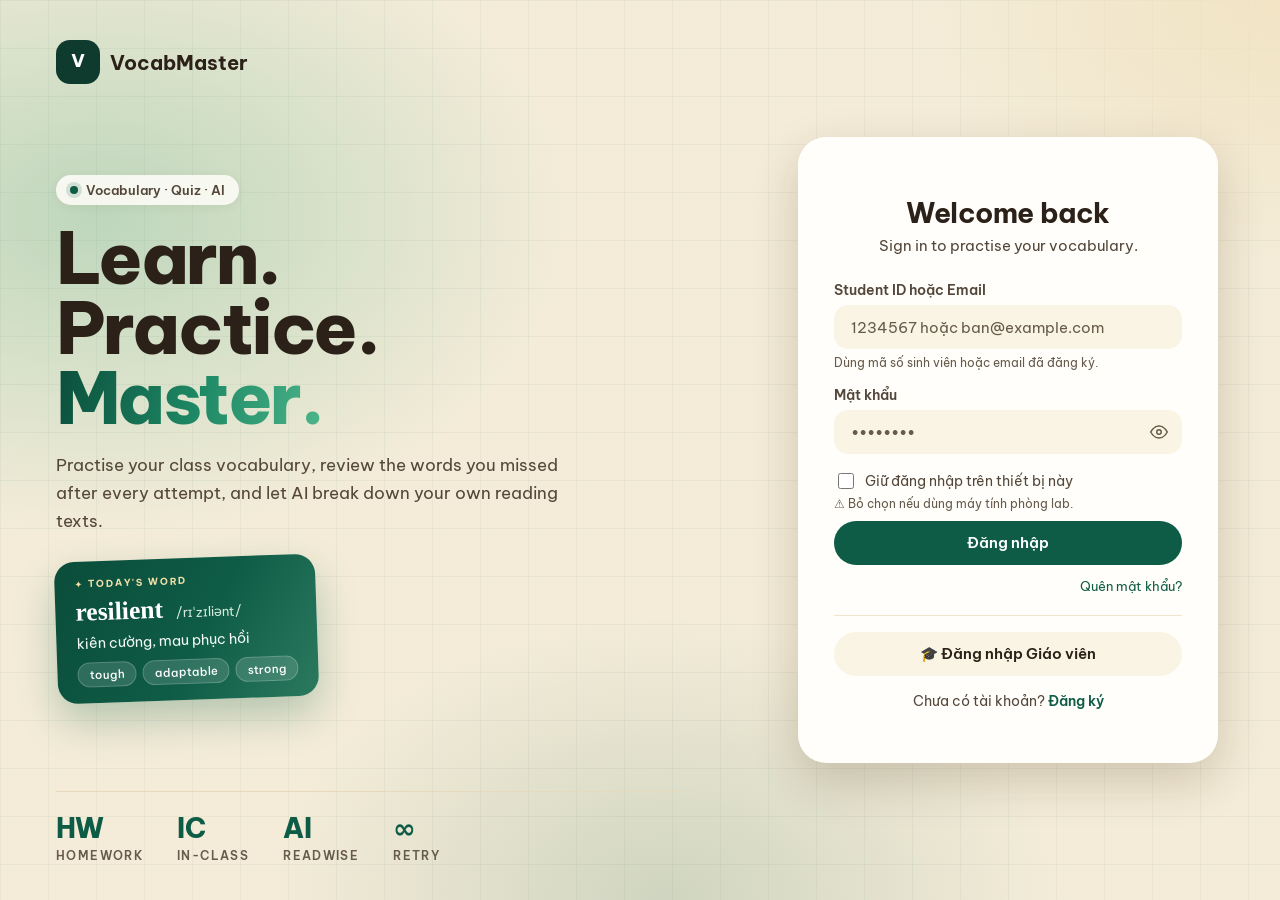
<file: teacher.html>
<!DOCTYPE html>
<html lang="vi">
<head>
<meta charset="UTF-8"><meta name="viewport" content="width=device-width,initial-scale=1">
<link rel="icon" href="data:image/svg+xml,%3Csvg xmlns='http://www.w3.org/2000/svg' viewBox='0 0 24 24'%3E%3Crect width='24' height='24' rx='5' fill='%231B7F5E'/%3E%3Ctext x='12' y='17' text-anchor='middle' font-size='13' font-weight='700' fill='%23fff' font-family='system-ui'%3EV%3C/text%3E%3C/svg%3E">
<meta name="theme-color" content="#1B7F5E">
<title>Teacher · VocabMaster</title>
<link rel="stylesheet" href="vm-theme.css">
<style>
#app{min-height:100vh}
/* Assign form */
.asgn-section{background:var(--vm-surface);border:1px solid var(--vm-border-2);border-radius:var(--vm-r);padding:20px 22px;margin-bottom:16px}
.asgn-section h3{font-family:var(--vm-font-display);font-size:1rem;font-weight:700;margin:0 0 14px;color:var(--vm-ink)}
.asgn-section-dark{background:#0D2B1E;border-radius:var(--vm-r);padding:18px 20px;color:#fff;margin-bottom:16px}
.asgn-section-dark h3{font-size:.88rem;font-weight:700;margin:0 0 6px;display:flex;align-items:center;gap:7px;color:#fff}
.asgn-section-dark p{font-size:.76rem;color:#80DFAB;margin:0 0 14px}
.vm-classes-grid{display:grid;grid-template-columns:repeat(auto-fill,minmax(220px,1fr));gap:14px;margin-bottom:22px}
.vm-class-card{background:var(--vm-surface);border:1.5px solid var(--vm-border-2);border-radius:var(--vm-r);padding:18px 20px;cursor:pointer;transition:border-color .14s,box-shadow .15s,transform .13s;box-shadow:var(--vm-shadow-sm)}
.vm-class-card:hover{border-color:var(--vm-primary);box-shadow:var(--vm-shadow-lg);transform:translateY(-2px)}
.vm-class-card.active{border-color:var(--vm-primary);background:var(--vm-primary-lt)}
.vm-class-name{font-family:var(--vm-font-display);font-weight:700;font-size:.98rem;margin:0 0 4px}
.vm-class-meta{font-size:.76rem;color:var(--vm-ink-3)}
.vm-class-id{font-size:.7rem;font-weight:700;color:var(--vm-primary);background:var(--vm-primary-lt);padding:2px 8px;border-radius:10px;display:inline-block;margin-top:6px}
/* Result table badge */
.vm-period-note{font-size:.78rem;color:var(--vm-ink-3);margin-left:auto;display:flex;align-items:center;gap:8px}
.vm-btn-sm{padding:7px 14px;font-size:.82rem}
/* Loading overlay */
.vm-overlay{position:fixed;inset:0;background:rgba(13,79,58,.55);z-index:8888;display:none;flex-direction:column;align-items:center;justify-content:center;gap:14px}
.vm-overlay.show{display:flex}
.vm-overlay .vm-spin{width:38px;height:38px;border-width:4px}
.vm-overlay p{color:#fff;font-size:.95rem;font-weight:600;margin:0}
</style>
</head>
<body>
<!-- Loading overlay -->
<div class="vm-overlay" id="globalOverlay">
  <span class="vm-spin"></span>
  <p id="overlayMsg">Loading…</p>
</div>
<div id="app"></div>

<!-- Create/Edit Assignment Modal -->
<div class="vm-modal-bg" id="assignModal">
  <div class="vm-modal" style="max-width:760px">
    <button class="vm-modal-close" id="assignModalClose">✕</button>
    <div class="vm-modal-title" id="assignModalTitle">📚 New Assignment</div>

    <!-- Basic info -->
    <div class="asgn-section">
      <div class="vm-row" style="gap:14px;flex-wrap:wrap">
        <div class="vm-field" style="flex:2;min-width:200px">
          <label class="vm-label">Assignment Title <span style="color:var(--vm-danger)">*</span></label>
          <input class="vm-input" id="af-title" placeholder="VD: Unit 5 – Environment Vocabulary">
          <div id="af-title-hint" style="font-size:.74rem;color:var(--vm-ink-3);margin-top:3px"></div>
        </div>
        <!-- Load from existing homework (shown only in inclass mode) -->
        <div id="af-load-hw-wrap" style="display:none;background:var(--vm-surface-2);border:1.5px solid var(--vm-accent);border-radius:var(--vm-r-sm);padding:12px 14px;margin-top:4px">
          <label class="vm-label" style="font-size:.72rem;margin-bottom:8px">📥 Load vocab from existing Homework assignment</label>
          <div style="display:flex;gap:8px;flex-wrap:wrap;align-items:center">
            <select class="vm-input" id="af-hw-source" style="flex:1;min-width:180px;font-size:.85rem">
              <option value="">— create new from scratch —</option>
            </select>
            <button class="vm-btn vm-btn-ghost vm-btn-sm" id="af-load-hw-btn" type="button" style="white-space:nowrap">Load vocab</button>
          </div>
          <p style="font-size:.72rem;color:var(--vm-ink-3);margin:5px 0 0">Selecting a homework will copy its title, reading passage, and vocabulary into this in-class assignment.</p>
        </div>
        <div class="vm-field" style="flex:1;min-width:140px">
          <label class="vm-label">Mode <span style="color:var(--vm-danger)">*</span></label>
          <select class="vm-input" id="af-mode">
            <option value="homework">📝 Homework</option>
            <option value="inclass">🖥️ In-class Review</option>
          </select>
        </div>
      </div>
      <div class="vm-row" style="gap:14px;flex-wrap:wrap">
        <div class="vm-field" style="flex:1;min-width:160px">
          <label class="vm-label">Assigned Class <span style="color:var(--vm-danger)">*</span></label>
          <select class="vm-input" id="af-class"><option value="">-- select class --</option></select>
        </div>
        <div class="vm-field" style="flex:1;min-width:140px">
          <label class="vm-label">Start Date</label>
          <input class="vm-input" id="af-start" type="date">
        </div>
        <div class="vm-field" style="flex:1;min-width:140px">
          <label class="vm-label">Deadline (leave blank = no limit)</label>
          <input class="vm-input" id="af-deadline" type="date">
        </div>
      </div>
      <!-- In-class only: session time -->
      <div id="af-inclass-time-wrap" style="display:none">
        <div class="vm-row" style="gap:14px;flex-wrap:wrap">
          <div class="vm-field" style="flex:1;min-width:160px">
            <label class="vm-label">Session Start Time <span style="color:var(--vm-danger)">*</span></label>
            <input class="vm-input" id="af-session-start" type="datetime-local">
            <p style="font-size:.74rem;color:var(--vm-ink-3);margin:4px 0 0">When students can start the in-class quiz.</p>
          </div>
          <div class="vm-field" style="flex:1;min-width:140px">
            <label class="vm-label">Duration (minutes) <span style="color:var(--vm-danger)">*</span></label>
            <input class="vm-input" id="af-duration" type="number" min="5" max="180" value="45" placeholder="45">
            <p style="font-size:.74rem;color:var(--vm-ink-3);margin:4px 0 0">Session ends at start + duration.</p>
          </div>
          <div class="vm-field" style="flex:1;min-width:140px">
            <label class="vm-label">Session End (auto)</label>
            <input class="vm-input" id="af-session-end" type="datetime-local" disabled style="opacity:.5">
          </div>
        </div>
      </div>
      <div id="af-goals-wrap" class="vm-field">
        <label class="vm-label">Required Perfect Scores (Goal)</label>
        <input class="vm-input" id="af-goals" type="number" min="1" max="20" value="3" style="max-width:120px">
        <p style="font-size:.76rem;color:var(--vm-ink-3);margin:4px 0 0">Students must achieve 100% this many times to complete the assignment.</p>
      </div>
    </div>

    <!-- Reading passage -->
    <div class="asgn-section">
      <h3>📖 Reading Passage <span style="font-weight:400;font-size:.82rem;color:var(--vm-ink-3)">(optional — students read before the quiz)</span></h3>
      <textarea class="vm-input" id="af-reading" rows="4" placeholder="Paste the reading passage here. Students read this before the vocabulary quiz…" style="resize:vertical;line-height:1.6"></textarea>
    </div>

    <!-- Target vocab -->
    <div class="asgn-section">
      <h3>📝 Target Vocabulary List <span style="font-weight:400;font-size:.82rem;color:var(--vm-ink-3)">(one word per line, or word = definition)</span></h3>
      <textarea class="vm-input" id="af-vocab-raw" rows="5" placeholder="environment&#10;sustainable = able to be maintained long-term&#10;biodiversity&#10;conservation" style="resize:vertical;font-family:monospace;font-size:.88rem"></textarea>
      <p style="font-size:.76rem;color:var(--vm-ink-3);margin:6px 0 0">After adding words, click <b>Analyse Vocabulary</b> to fill in IPA &amp; Vietnamese meanings.</p>
    </div>

    <!-- AI Analysis -->
    <div class="asgn-section-dark">
      <h3>🎓 AI Vocabulary Analysis</h3>
      <p>AI will fill IPA &amp; Vietnamese for all words. Use your Gemini key (free) to process 100+ words.</p>
      <div style="display:flex;gap:10px;align-items:center;flex-wrap:wrap;margin-bottom:10px">
        <input id="af-gemini-key" type="password" placeholder="••••• (key saved)" style="flex:1;min-width:200px;background:rgba(255,255,255,.08);border:1px solid rgba(255,255,255,.2);border-radius:8px;padding:9px 12px;color:#fff;font-size:.88rem">
        <button class="vm-btn" id="af-verify-key" style="background:rgba(255,255,255,.15);color:#fff;border:1px solid rgba(255,255,255,.25);padding:9px 16px;font-size:.84rem;border-radius:8px">✓ Verify</button>
      </div>
      <div id="af-key-status" style="font-size:.76rem;margin-bottom:12px;color:#80DFAB"></div>
      <div style="display:flex;gap:10px;flex-wrap:wrap">
        <button class="vm-btn" id="af-analyze" style="background:#1B7F5E;color:#fff;border:1px solid #2DA67B">✨ Analyse Vocabulary</button>
        <button class="vm-btn vm-btn-ghost" id="af-parse-only" style="background:rgba(255,255,255,.08);border-color:rgba(255,255,255,.2);color:#ccc;font-size:.84rem">Parse only (no AI)</button>
      </div>
      <div id="af-ai-progress" style="margin-top:10px;font-size:.8rem;color:#80DFAB;display:none">
        <span class="vm-spin" style="width:13px;height:13px;margin-right:6px"></span> Analysing vocabulary…
      </div>
    </div>

    <!-- Vocab Table -->
    <div class="asgn-section">
      <div style="display:flex;align-items:center;gap:12px;margin-bottom:10px">
        <h3 style="margin:0">📋 Vocabulary Table</h3>
        <button class="vm-btn vm-btn-ghost vm-btn-sm" id="af-add-row">+ Add Row</button>
      </div>
      <div style="overflow-x:auto">
        <table class="vm-vocab-table" id="af-vocab-table">
          <thead><tr>
            <th style="min-width:130px">WORD</th>
            <th style="min-width:100px">IPA</th>
            <th style="min-width:200px">SYNONYMS / DEFINITION</th>
            <th style="min-width:160px">VIETNAMESE</th>
            <th style="width:36px"></th>
          </tr></thead>
          <tbody id="af-vocab-tbody">
            <tr id="af-vocab-empty"><td colspan="5" style="text-align:center;color:var(--vm-ink-3);padding:20px">Use AI Analysis or add rows manually.</td></tr>
          </tbody>
        </table>
      </div>
    </div>

    <div style="display:flex;gap:12px;justify-content:flex-end;margin-top:8px">
      <button class="vm-btn vm-btn-ghost" id="assignCancel">Cancel</button>
      <button class="vm-btn vm-btn-primary" id="assignSave">💾 Save Assignment</button>
    </div>
  </div>
</div>

<!-- Create Class Modal -->
<!-- Extend time modal (gia hạn cho cả lớp / từng sinh viên) -->
<div class="vm-modal-bg" id="extModal">
  <div class="vm-modal" style="max-width:560px;max-height:90vh;overflow-y:auto">
    <button class="vm-modal-close" id="extClose">✕</button>
    <div class="vm-modal-title" id="extTitle">⏱ Gia hạn</div>
    <div id="extInfo" style="font-size:.84rem;color:var(--vm-ink-2);margin-bottom:12px"></div>

    <div class="vm-field">
      <label class="vm-label">Áp dụng cho</label>
      <div style="display:flex;gap:16px;flex-wrap:wrap;font-size:.88rem">
        <label style="cursor:pointer"><input type="radio" name="extScope" value="class" checked> Cả lớp</label>
        <label style="cursor:pointer"><input type="radio" name="extScope" value="students"> Một số sinh viên</label>
      </div>
    </div>
    <div id="extStuWrap" style="display:none;margin-bottom:12px">
      <input class="vm-input" id="extStuSearch" placeholder="Tìm theo mã SV hoặc tên…" style="margin-bottom:6px">
      <div id="extStuList" style="max-height:180px;overflow-y:auto;border:1px solid var(--vm-border);border-radius:8px;padding:6px 10px;font-size:.85rem"></div>
    </div>

    <div id="extKindWrap" style="display:none;margin-bottom:12px;font-size:.88rem">
      <label style="cursor:pointer;display:block;margin-bottom:4px"><input type="radio" name="extKind" value="shift" checked> <b>Dời lịch kiểm tra</b> — giờ bắt đầu và kết thúc cùng lùi (VD 17:30 → 17:35, hoặc sang ngày khác)</label>
      <label style="cursor:pointer;display:block"><input type="radio" name="extKind" value="end"> <b>Chỉ kéo dài giờ kết thúc</b> — giờ bắt đầu giữ nguyên</label>
    </div>

    <div class="vm-field">
      <label class="vm-label" id="extAmountLabel">Thêm thời gian</label>
      <div id="extQuick" style="display:flex;gap:6px;flex-wrap:wrap;margin-bottom:8px"></div>
      <div style="display:flex;gap:8px;align-items:center;flex-wrap:wrap;font-size:.88rem">
        <input class="vm-input" id="extD" type="number" min="0" max="366" value="0" style="width:72px"> ngày
        <input class="vm-input" id="extH" type="number" min="0" max="23" value="0" style="width:72px"> giờ
        <input class="vm-input" id="extM" type="number" min="0" max="59" value="0" style="width:72px"> phút
      </div>
    </div>
    <div class="vm-field">
      <label class="vm-label" id="extAbsLabel">Hoặc chọn thời điểm cụ thể</label>
      <input class="vm-input" id="extUntil" type="datetime-local">
    </div>
    <div id="extPreview" style="font-size:.86rem;font-weight:600;color:var(--vm-ok);min-height:1.3em"></div>

    <div id="extCurrent" style="margin:14px 0 4px"></div>

    <div class="vm-modal-footer">
      <button class="vm-btn vm-btn-ghost" id="extCancel">Đóng</button>
      <button class="vm-btn vm-btn-primary" id="extApply">Gia hạn</button>
    </div>
  </div>
</div>

<div class="vm-modal-bg" id="classModal">
  <div class="vm-modal" style="max-width:420px">
    <button class="vm-modal-close" id="classModalClose">✕</button>
    <div class="vm-modal-title">Create New Class</div>
    <div class="vm-field">
      <label class="vm-label">Class Name <span style="color:var(--vm-danger)">*</span></label>
      <input class="vm-input" id="cls-name" placeholder="e.g. IELTS-A 2025-2026">
    </div>
    <div class="vm-row">
      <div class="vm-field">
        <label class="vm-label">Academic Year</label>
        <input class="vm-input" id="cls-year" placeholder="2025-2026">
      </div>
      <div class="vm-field">
        <label class="vm-label">Semester</label>
        <input class="vm-input" id="cls-semester" placeholder="Semester 1">
      </div>
    </div>
    <div style="display:flex;gap:10px;justify-content:flex-end;margin-top:8px">
      <button class="vm-btn vm-btn-ghost" id="classCancelBtn">Cancel</button>
      <button class="vm-btn vm-btn-primary" id="classSaveBtn">Create Class</button>
    </div>
  </div>
</div>

<!-- View Roster Modal -->
<div class="vm-modal-bg" id="rosterModal">
  <div class="vm-modal" style="max-width:600px">
    <button class="vm-modal-close" id="rosterClose">✕</button>
    <div class="vm-modal-title" id="rosterTitle">Student Roster</div>
    <div id="rosterContent"><div class="vm-empty"><p>Loading…</p></div></div>
  </div>
</div>

<div class="vm-modal-bg" id="translateModal">
  <div class="vm-modal" style="max-width:700px;max-height:90vh;overflow-y:auto">
    <button class="vm-modal-close" id="translateModalClose">✕</button>
    <div class="vm-modal-title">✏️ Tạo bài Luyện Dịch</div>

    <div style="display:flex;flex-direction:column;gap:14px">

      <div class="vm-row" style="gap:12px;flex-wrap:wrap">
        <div class="vm-field" style="flex:1;min-width:160px">
          <label class="vm-label">Lớp <span style="color:var(--vm-danger)">*</span></label>
          <select class="vm-input" id="tr-class" onchange="trClassChanged()">
            <option value="">— Chọn lớp —</option>
          </select>
        </div>
        <div class="vm-field" style="flex:1;min-width:200px">
          <label class="vm-label">Bài Homework nguồn <span style="color:var(--vm-danger)">*</span></label>
          <select class="vm-input" id="tr-hw-src" onchange="trHWChanged()">
            <option value="">— Chọn homework —</option>
          </select>
        </div>
      </div>

      <div class="vm-field">
        <label class="vm-label">Tiêu đề</label>
        <input class="vm-input" id="tr-title" placeholder="Dịch · London Underground Railway">
      </div>

      <div class="vm-row" style="gap:12px;flex-wrap:wrap">
        <div class="vm-field" style="flex:1;min-width:120px">
          <label class="vm-label">Pass Score (%)</label>
          <input class="vm-input" id="tr-pass" type="number" min="50" max="100" value="85">
        </div>
        <div class="vm-field" style="flex:1;min-width:180px">
          <label class="vm-label">Session Start <span style="color:var(--vm-danger)">*</span></label>
          <input class="vm-input" id="tr-start" type="datetime-local">
        </div>
        <div class="vm-field" style="flex:1;min-width:180px">
          <label class="vm-label">Deadline</label>
          <input class="vm-input" id="tr-deadline" type="datetime-local">
        </div>
      </div>

      <div style="background:var(--vm-surface-2);border:1px solid var(--vm-border-2);border-radius:var(--vm-r-sm);padding:14px 16px">
        <div style="display:flex;align-items:center;gap:10px;margin-bottom:8px">
          <span style="font-size:.85rem;font-weight:600">✨ Sinh 30 câu bằng AI</span>
          <span style="font-size:.75rem;color:var(--vm-ink-3)">(dùng Gemini key giáo viên)</span>
        </div>
        <div style="display:flex;gap:8px;flex-wrap:wrap">
          <button class="vm-btn vm-btn-primary vm-btn-sm" id="trGenBtn" onclick="trGenItems()">✨ Sinh câu</button>
          <button class="vm-btn vm-btn-ghost vm-btn-sm" id="trRegenBtn" style="display:none" onclick="trGenItems()">↺ Thử lại</button>
        </div>
        <div id="trGenStatus" style="font-size:.8rem;color:var(--vm-ink-3);margin-top:8px;min-height:16px"></div>
      </div>

      <div id="trPreviewWrap" style="display:none">
        <div style="font-size:.78rem;font-weight:700;color:var(--vm-ink-2);margin-bottom:8px">
          📋 Preview <span id="trItemCount"></span>
        </div>
        <div style="max-height:260px;overflow-y:auto;border:1px solid var(--vm-border-2);border-radius:var(--vm-r-sm)">
          <table class="vm-table" style="font-size:.78rem">
            <thead><tr><th>#</th><th>Chiều</th><th>Câu gốc</th><th>Đáp án mẫu</th><th>Vocab</th></tr></thead>
            <tbody id="trItemsTbody"></tbody>
          </table>
        </div>
      </div>

    </div>

    <div class="vm-modal-footer">
      <button class="vm-btn vm-btn-ghost" onclick="closeTrModal()">Huỷ</button>
      <button class="vm-btn vm-btn-primary" id="trSaveBtn" disabled onclick="saveTrSet()">💾 Lưu bài dịch</button>
    </div>
  </div>
</div>

<script src="vm-common.js"></script>
<script>
if (typeof VM === 'undefined') { location.href='login.html'; throw new Error('no VM'); }

var sess = VM.session.require('teacher');
if (!sess) throw new Error('not teacher');

// ── State ───────────────────────────────────────────────────────
/*── Loading overlay ──*/
function showOverlay(msg){
  document.getElementById('overlayMsg').textContent=msg||'Loading…';
  document.getElementById('globalOverlay').classList.add('show');
}
function hideOverlay(){ document.getElementById('globalOverlay').classList.remove('show'); }

  // Format deadline: "2026-08-17" → "17/08/2026" | ISO datetime → local +7
  function fmtDeadline(val) {
    if (!val || val === '∞' || val === '') return '∞';
    var s = String(val).trim();
    // Date only (YYYY-MM-DD)
    if (/^\d{4}-\d{2}-\d{2}$/.test(s)) {
      var parts = s.split('-');
      return parts[2] + '/' + parts[1] + '/' + parts[0];
    }
    // datetime-local strings (e.g. "2026-08-20T14:00") have NO timezone suffix
    // → already local time (VN +7), parse as-is directly from string
    var hasTimezone = /Z$|[+-]\d{2}:\d{2}$/.test(s);
    if (!hasTimezone) {
      // Parse date/time parts directly — no conversion
      var m = s.match(/^(\d{4})-(\d{2})-(\d{2})T(\d{2}):(\d{2})/);
      if (m) return m[3]+'/'+m[2]+'/'+m[1]+' '+m[4]+':'+m[5];
      return s;
    }
    // Explicit UTC (has Z or offset) — convert to +7
    var d = new Date(s);
    if (isNaN(d.getTime())) return s;
    var vn = new Date(d.getTime() + 7 * 3600000);
    return vn.getUTCDate().toString().padStart(2,'0') + '/' +
           (vn.getUTCMonth()+1).toString().padStart(2,'0') + '/' +
           vn.getUTCFullYear() + ' ' +
           vn.getUTCHours().toString().padStart(2,'0') + ':' +
           vn.getUTCMinutes().toString().padStart(2,'0');
  }

  // Resolve classId → className (falls back to classId if not loaded yet)
  function clsName(id) {
    if (!id) return '—';
    var c = (state.classes||[]).find(function(c){ return c.classId === String(id); });
    return c ? c.className : String(id);
  }

var state = {
  classes: [],
  assignments: [],
  results: [],
  resultsFull: false,
  recheckMap: {},
  activeTab: 'overview',
  filterClass: '',
  filterMode: '',
  filterSearch: '',
  filterAssign: '',
  sortCol: 'timestamp',
  sortDir: 'desc',
  editingAssignId: null,
  vocabRows: [],      // [{word,ipa,synonyms,vi}]
};

// ── Navigation ───────────────────────────────────────────────────
function navItems() {
  return [
    { id:'overview',  label:'Overview',     icon:'overview' },
    { id:'classes',   label:'Classes',      icon:'classes'  },
    { id:'assign',    label:'Assignments',  icon:'assign'   },
    { id:'hwbook',    label:'HW Book',      icon:'hw'       },
    { id:'translate', label:'Dịch',         icon:'reading'  },
    { id:'results',   label:'Results',      icon:'results'  },
    { id:'settings',  label:'Settings',     icon:'edit'     },
  ];
}

VM.renderShell({
  mount: 'app', eyebrow: 'VocabMaster', title: 'Overview',
  user: sess,
  nav: navItems().map(function(n){ return Object.assign({},n,{active:n.id===state.activeTab}); }),
  onNav: function(id){ switchTab(id); }
});

function switchTab(id) {
  state.activeTab = id;
  VM.setActiveNav(id);
  var titles = { overview:'Overview', classes:'Classes', assign:'Assignments', hwbook:'HW Book', translate:'Luyện Dịch', results:'Results', settings:'Settings' };
  VM.setTitle(titles[id] || id);
  var content = document.getElementById('vmContent');
  content.innerHTML = '<div class="vm-empty"><span class="vm-spin-dark" style="width:24px;height:24px;border-width:3px"></span></div>';
  // Results tab manages its own loading state — don't show global overlay
  if (id !== 'results' && id !== 'translate' && id !== 'settings') showOverlay('Loading…');
  if (id === 'overview') renderOverview();
  else if (id === 'classes')  renderClasses();
  else if (id === 'assign')   renderAssignments();
  else if (id === 'hwbook')   renderHWBook();
  else if (id === 'translate') renderTranslate();
  else if (id === 'settings')  renderTeacherSettings();
  else if (id === 'results')  renderResults();
}

// ── Load data ─────────────────────────────────────────────────────
function loadClasses(cb) {
  VM.api('class.list', { teacherEmail: sess.email }).then(function(res) {
    if (res && res.success) state.classes = res.data || [];
    if (cb) cb();
  });
}

function loadAssignments(cb) {
  var cids = state.classes.map(function(c){ return c.classId; });
  if (!cids.length) { state.assignments = []; if(cb) cb(); return; }
  VM.api('assign.list', { classIds: cids }).then(function(res) {
    if (res && res.success) state.assignments = res.data || [];
    if (cb) cb();
  });
}

function loadResults(full, cb) {
  // Overview KPIs use assignments/classes only — do NOT call result.getForTeacher
  // (that API now requires a single classId, not classIds array)
  state.results = [];
  if (cb) cb();
}

// ── Overview ──────────────────────────────────────────────────────
function renderOverview() {
  loadClasses(function() {
    loadAssignments(function() {
      loadResults(false, function() {
        hideOverlay();
        var content = document.getElementById('vmContent');
        var totalStu = 0; // total enrolled students across all classes
        state.classes.forEach(function(){ totalStu = '—'; }); // shown as — until roster loaded

        var hwCount = state.assignments.filter(function(a){ return a.mode==='homework'; }).length;
        var icCount = state.assignments.filter(function(a){ return a.mode==='inclass'; }).length;

        content.innerHTML =
          '<div id="vmTodaysWord"></div>' +
          '<div class="vm-kpi-row">' +
            kpi(state.classes.length,'Classes','') +
            kpi(hwCount,'Homework','open') +
            kpi(icCount,'In-class','open') +
            kpi(totalStu,'Students','enrolled') +
          '</div>' +
          '<div style="display:flex;gap:12px;margin-bottom:16px">' +
            '<button class="vm-btn vm-btn-primary" id="ovNewHw">+ New Homework</button>' +
            '<button class="vm-btn vm-btn-ghost" id="ovNewIc">+ New In-class</button>' +
            '<button class="vm-btn vm-btn-ghost" id="ovNewCls">+ New Class</button>' +
          '</div>' +
          recentResultsTable();

        VM.renderTodaysWord('vmTodaysWord');
        document.getElementById('ovNewHw').onclick = function(){ openAssignModal(null,'homework'); };
        document.getElementById('ovNewIc').onclick = function(){ openAssignModal(null,'inclass'); };
        document.getElementById('ovNewCls').onclick = openClassModal;
      });
    });
  });
}

function kpi(val, label, sub) {
  return '<div class="vm-kpi"><div class="vm-kpi-label">'+VM.esc(label)+'</div>' +
         '<div class="vm-kpi-value">'+VM.esc(String(val))+'</div>' +
         (sub?'<div class="vm-kpi-sub">'+VM.esc(sub)+'</div>':'') + '</div>';
}

function recentResultsTable() {
  var rows = state.results.slice(0,10);
  if (!rows.length) return '<div class="vm-empty"><p>No results yet.</p></div>';
  return '<div class="vm-table-wrap">' +
    '<table class="vm-table"><thead><tr>' +
    '<th>Time</th><th>Student</th><th>Class</th><th>Assignment</th><th>Score</th>' +
    '</tr></thead><tbody>' +
    rows.map(function(r){
      return '<tr><td>'+VM.esc(VM.fmtDate(r.timestamp))+'</td>' +
             '<td>'+VM.esc(r.name)+'<br><small style="color:var(--vm-ink-3)">'+VM.esc(r.studentId)+'</small></td>' +
             '<td>'+VM.esc(clsName(r.class))+'</td>' +
             '<td>'+VM.esc(r.title||r.assignmentId)+'</td>' +
             '<td class="vm-score '+scoreClass(r.score)+'">'+r.score+'%</td></tr>';
    }).join('') +
    '</tbody></table></div>';
}

function scoreClass(s){ return s>=90?'vm-score-hi':(s>=60?'vm-score-mid':'vm-score-lo'); }

// ── Classes tab ───────────────────────────────────────────────────
function renderClasses() {
  loadClasses(function() {
    hideOverlay();
    var content = document.getElementById('vmContent');
    var html =
      '<div style="display:flex;align-items:center;gap:12px;margin-bottom:20px">' +
        '<h2 style="margin:0;font-size:1.1rem">My Classes</h2>' +
        '<button class="vm-btn vm-btn-primary vm-btn-sm" id="newClassBtn">+ Create New Class</button>' +
      '</div>';

    if (!state.classes.length) {
      html += '<div class="vm-empty"><p>No classes yet. Click + New Class to get started.</p></div>';
    } else {
      html += '<div class="vm-classes-grid">' +
        state.classes.map(function(c) {
          return '<div class="vm-class-card" data-cls="'+VM.esc(c.classId)+'">' +
            '<div class="vm-class-name">'+VM.esc(c.className)+'</div>' +
            '<div class="vm-class-meta">'+(c.year?c.year:'')+(c.semester?' · '+c.semester:'')+'</div>' +
            '<div class="vm-class-id">'+VM.esc(c.classId)+'</div>' +
            '<div style="margin-top:10px;display:flex;gap:8px">' +
              '<button class="vm-btn vm-btn-ghost vm-btn-sm" data-roster="'+VM.esc(c.classId)+'">Roster</button>' +
              '<button class="vm-btn vm-btn-ghost vm-btn-sm" data-archive-cls="'+VM.esc(c.classId)+'">Archive</button>' +
            '</div>' +
          '</div>';
        }).join('') + '</div>';
    }
    content.innerHTML = html;

    document.getElementById('newClassBtn').onclick = openClassModal;
    VM.els('[data-roster]').forEach(function(btn){
      btn.onclick = function(){ openRoster(btn.getAttribute('data-roster')); };
    });
    VM.els('[data-archive-cls]').forEach(function(btn){
      btn.onclick = function(){
        var cid = btn.getAttribute('data-archive-cls');
        if (!confirm('Archive this class? Assignments and results will be kept.')) return;
        VM.api('class.archive',{classId:cid}).then(function(res){
          if(res&&res.success){VM.toast('Class archived.','ok');renderClasses();}
          else VM.toast('Error: '+(res&&res.error),'err');
        });
      };
    });
  });
}

function openClassModal() {
  document.getElementById('cls-name').value = '';
  document.getElementById('cls-year').value = '';
  document.getElementById('cls-semester').value = '';
  document.getElementById('classModal').classList.add('show');
}
document.getElementById('classModalClose').onclick = function(){ document.getElementById('classModal').classList.remove('show'); };
document.getElementById('classCancelBtn').onclick  = function(){ document.getElementById('classModal').classList.remove('show'); };
document.getElementById('classSaveBtn').onclick = function(){
  var name = (document.getElementById('cls-name').value||'').trim();
  if (!name) { VM.toast('Enter class name.','err'); return; }
  VM.api('class.create',{
    className:name, year:document.getElementById('cls-year').value.trim(),
    semester:document.getElementById('cls-semester').value.trim(),
    teacherEmail:sess.email
  }).then(function(res){
    if(res&&res.success){
      VM.toast('Class created: '+name,'ok');
      document.getElementById('classModal').classList.remove('show');
      loadClasses(function(){renderClasses();});
    } else VM.toast('Error: '+(res&&res.error),'err',4000);
  });
};

function openRoster(classId) {
  var rCls = state.classes.find(function(c){return c.classId===classId;});
  document.getElementById('rosterTitle').textContent = 'Roster — ' + (rCls?rCls.className:classId);
  document.getElementById('rosterContent').innerHTML = '<div class="vm-empty"><p>Loading…</p></div>';
  document.getElementById('rosterModal').classList.add('show');
  VM.api('class.roster',{classId:classId}).then(function(res){
    if (!res || !res.success || !res.data.length) {
      document.getElementById('rosterContent').innerHTML = '<div class="vm-empty"><p>No students in this class yet.</p></div>';
      return;
    }
    document.getElementById('rosterContent').innerHTML =
      '<div class="vm-table-wrap"><table class="vm-table"><thead><tr>' +
      '<th>Student ID</th><th>Name</th><th>Email</th><th></th>' +
      '</tr></thead><tbody>' +
      res.data.map(function(s){
        return '<tr><td>'+VM.esc(s.studentId)+'</td><td>'+VM.esc(s.name)+'</td>' +
               '<td>'+VM.esc(s.class||'—')+'</td>'+
               '<td>'+VM.esc(s.email||'—')+'</td>' +
               '<td style="white-space:nowrap">'+
               '<button class="vm-btn vm-btn-ghost vm-btn-sm" style="margin-right:4px" data-editstu="'+VM.esc(s.studentId)+'|'+VM.esc(s.name)+'|'+VM.esc(s.class||'')+'|'+VM.esc(s.email||'')+'">Edit</button>'+
               '<button class="vm-btn vm-btn-danger vm-btn-sm" data-rmstu="'+VM.esc(s.studentId)+'">Remove</button></td></tr>';
      }).join('') + '</tbody></table></div>';
    VM.els('[data-editstu]').forEach(function(btn){
      btn.onclick = function(){
        var parts = btn.getAttribute('data-editstu').split('|');
        var sid=parts[0], sname=parts[1], scls=parts[2], semail=parts[3];
        var newName = prompt('Name:', sname); if(newName===null) return;
        var newClass = prompt('Class ID:', scls); if(newClass===null) return;
        var newEmail = prompt('Email:', semail); if(newEmail===null) return;
        showOverlay('Updating student…');
        VM.api('student.update',{studentId:sid, name:newName.trim(), class:newClass.trim().toUpperCase(), email:newEmail.trim()}).then(function(r){
          hideOverlay();
          if(r&&r.success){VM.toast('Updated.','ok');openRoster(classId);}
          else VM.toast('Error: '+(r&&r.error),'err');
        }).catch(function(){hideOverlay();VM.toast('Connection error.','err');});
      };
    });
    VM.els('[data-rmstu]').forEach(function(btn){
      btn.onclick = function(){
        if(!confirm('Remove student '+btn.getAttribute('data-rmstu')+' from the system?')) return;
        showOverlay('Removing student…');
        VM.api('student.archive',{studentId:btn.getAttribute('data-rmstu')}).then(function(r){
          hideOverlay();
          if(r&&r.success){VM.toast('Removed.','ok');openRoster(classId);}
          else VM.toast('Error.','err');
        }).catch(function(){hideOverlay();VM.toast('Connection error.','err');});
      };
    });
  });
}
document.getElementById('rosterClose').onclick = function(){ document.getElementById('rosterModal').classList.remove('show'); };

// ── Assignments tab ────────────────────────────────────────────────
function renderAssignments() {
  loadClasses(function(){
    loadAssignments(function(){
      hideOverlay();
      var content = document.getElementById('vmContent');
      var html =
        '<div class="vm-toolbar">' +
          '<div class="vm-search">'+VM.icon('search')+'<input id="aFilter" placeholder="Search assignments…"></div>' +
          '<select class="vm-select" id="aClass"><option value="">All classes</option>' +
            state.classes.map(function(c){return '<option value="'+VM.esc(c.classId)+'">'+VM.esc(c.className)+'</option>';}).join('') +
          '</select>' +
          '<select class="vm-select" id="aMode"><option value="">All modes</option>' +
            '<option value="homework">Homework</option><option value="inclass">In-class</option>' +
          '</select>' +
          '<button class="vm-btn vm-btn-primary" id="newAssignBtn">+ New Assignment</button>' +
        '</div>' +
        '<div id="assignList"></div>';
      content.innerHTML = html;

      document.getElementById('newAssignBtn').onclick = function(){ openAssignModal(null,'homework'); };
      document.getElementById('aFilter').oninput = renderAssignList;
      document.getElementById('aClass').onchange = renderAssignList;
      document.getElementById('aMode').onchange  = renderAssignList;
      renderAssignList();
    });
  });
}

function renderAssignList() {
  var q   = (document.getElementById('aFilter')||{}).value||'';
  var cls = (document.getElementById('aClass')||{}).value||'';
  var mode= (document.getElementById('aMode')||{}).value||'';
  var filtered = state.assignments.filter(function(a){
    if(cls && a.classId!==cls) return false;
    if(mode && a.mode!==mode) return false;
    if(q && (a.title||'').toLowerCase().indexOf(q.toLowerCase())<0) return false;
    return true;
  });
  var box = document.getElementById('assignList');
  if (!filtered.length) { box.innerHTML='<div class="vm-empty"><p>No assignments found.</p></div>'; return; }

  box.innerHTML = '<div class="vm-table-wrap"><table class="vm-table"><thead><tr>' +
    '<th>Title</th><th>Class</th><th>Mode</th><th>Deadline</th><th>Goal</th><th>Words</th><th>Action</th>' +
    '</tr></thead><tbody>' +
    filtered.map(function(a){
      var modeLabel = a.mode==='homework'?'📝 Homework':'🖥️ In-class';
      return '<tr>' +
        '<td><b>'+VM.esc(a.title)+'</b></td>' +
        '<td>'+VM.esc(clsName(a.classId))+'</td>' +
        '<td>'+modeLabel+'</td>' +
        '<td>'+fmtDeadline(a.deadline)+'</td>' +
        '<td>'+(a.mode==='homework'?a.requiredGoals:'—')+'</td>' +
        '<td>'+(a.vocab?a.vocab.length:0)+'</td>' +
        '<td>' +
          '<button class="vm-btn vm-btn-ghost vm-btn-sm" data-ext-asgn="'+VM.esc(a.assignmentId)+'">⏱ Extend</button> ' +
          '<button class="vm-btn vm-btn-ghost vm-btn-sm" data-edit-asgn="'+VM.esc(a.assignmentId)+'">Edit</button> ' +
          '<button class="vm-btn vm-btn-danger vm-btn-sm" data-del-asgn="'+VM.esc(a.assignmentId)+'">Delete</button>' +
        '</td></tr>';
    }).join('') + '</tbody></table></div>';

  VM.els('[data-ext-asgn]').forEach(function(btn){
    btn.onclick = function(){ openExtendModal(btn.getAttribute('data-ext-asgn')); };
  });
  VM.els('[data-edit-asgn]').forEach(function(btn){
    btn.onclick = function(){ var a=state.assignments.find(function(x){return x.assignmentId===btn.getAttribute('data-edit-asgn');}); if(a) openAssignModal(a); };
  });
  VM.els('[data-del-asgn]').forEach(function(btn){
    btn.onclick = function(){
      if(!confirm('Delete this assignment?')) return;
      VM.api('assign.delete',{assignmentId:btn.getAttribute('data-del-asgn')}).then(function(r){
        if(r&&r.success){VM.toast('Deleted.','ok');loadAssignments(renderAssignList);}
        else VM.toast('Error.','err');
      });
    };
  });
}

// ── Extend time (gia hạn) ──────────────────────────────────────────
var EXT = { a: null, roster: [], picked: {} };

function extBaseMs(a) {   // end of the window / deadline WITHOUT extensions
  if (a.mode === 'inclass') {
    if (a.sessionEnd) return new Date(a.sessionEnd).getTime() || 0;
    var s = new Date(a.sessionStart).getTime();
    return s ? s + (a.sessionDurationMin || 0) * 60000 : 0;
  }
  var d = String(a.deadline || '');
  if (!d) return 0;
  var m = /^(\d{4})-(\d{2})-(\d{2})$/.exec(d);
  return m ? new Date(+m[1], +m[2] - 1, +m[3], 23, 59, 59).getTime() : (new Date(d).getTime() || 0);
}
function extLocalInput(t) {
  var d = new Date(t), p = function(n){ return (n < 10 ? '0' : '') + n; };
  return d.getFullYear() + '-' + p(d.getMonth() + 1) + '-' + p(d.getDate()) + 'T' + p(d.getHours()) + ':' + p(d.getMinutes());
}
function extFmt(iso) {
  var d = new Date(iso);
  return isNaN(d) ? String(iso) : d.toLocaleString('vi-VN', { day:'2-digit', month:'2-digit', year:'numeric', hour:'2-digit', minute:'2-digit', hour12:false });
}
function extCurrentMs(a) {   // latest end that applies to the whole class right now
  return Math.max(extBaseMs(a), a.extAll ? new Date(a.extAll).getTime() : 0);
}

function extFmtDur(min) {
  var d = Math.floor(min / 1440), h = Math.floor((min % 1440) / 60), m = min % 60, o = [];
  if (d) o.push(d + ' ngày'); if (h) o.push(h + ' giờ'); if (m) o.push(m + ' phút');
  return o.join(' ') || '0 phút';
}
function extSetAmount(min) {
  document.getElementById('extD').value = Math.floor(min / 1440);
  document.getElementById('extH').value = Math.floor((min % 1440) / 60);
  document.getElementById('extM').value = min % 60;
  document.getElementById('extUntil').value = '';
  renderExtPreview();
}
function extAmountMin() {
  var n = function(id){ return Math.max(0, parseInt(document.getElementById(id).value, 10) || 0); };
  return n('extD') * 1440 + n('extH') * 60 + n('extM');
}
function extScope() { return document.querySelector('input[name="extScope"]:checked').value; }
function extIsShift() { return EXT.a.mode === 'inclass' && extScope() === 'class' && document.querySelector('input[name="extKind"]:checked').value === 'shift'; }

function renderExtPreview() {
  var a = EXT.a, isIC = a.mode === 'inclass', box = document.getElementById('extPreview');
  var abs = document.getElementById('extUntil').value, min = extAmountMin(), shift = extIsShift();
  document.getElementById('extAbsLabel').textContent = shift ? 'Hoặc chọn giờ bắt đầu mới' : (isIC ? 'Hoặc chọn giờ kết thúc mới' : 'Hoặc chọn hạn nộp mới');
  if (!abs && !min) { box.textContent = ''; return; }
  if (extScope() === 'students') {
    box.textContent = abs ? 'Các SV đã chọn sẽ kết thúc lúc ' + extFmt(abs) : 'Mỗi SV được cộng thêm ' + extFmtDur(min) + ' vào giờ kết thúc hiện tại của chính SV đó.';
    return;
  }
  if (shift) {
    var st = new Date(a.sessionStart).getTime(), dMs = abs ? new Date(abs).getTime() - st : min * 60000;
    box.textContent = dMs > 0 ? 'Bắt đầu ' + extFmt(st + dMs) + ' · kết thúc ' + extFmt(extBaseMs(a) + dMs) : 'Giờ bắt đầu mới phải sau giờ hiện tại của bài.';
    return;
  }
  box.textContent = 'Kết thúc mới: ' + extFmt(abs ? new Date(abs).getTime() : Math.max(extCurrentMs(a), Date.now()) + min * 60000);
}

// A Translate set looks like a homework to the dialog: its deadline can be extended, class-wide or per student
function trAsExt(s){ return { assignmentId:s.setId, mode:'homework', title:'Dịch · '+s.title, classId:s.classId, deadline:s.deadline||'', extAll:s.extAll||'', ext:s.ext||{}, _tr:true }; }

function openExtendModal(aid, tr) {
  if (!VM.firebaseOn) { VM.toast('Gia hạn cần bật Firebase (xem gas/FIREBASE_SETUP.md).', 'warn', 5000); return; }
  var a = tr || state.assignments.find(function(x){ return x.assignmentId === aid; });
  if (!a) { VM.toast('Không tìm thấy bài.', 'err'); return; }
  EXT.a = a; EXT.roster = []; EXT.picked = {};
  var isIC = a.mode === 'inclass';
  document.getElementById('extTitle').textContent = '⏱ Gia hạn — ' + a.title;
  document.getElementById('extAmountLabel').textContent = isIC ? 'Thêm thời gian' : 'Gia hạn thêm';
  document.querySelector('input[name="extScope"][value="class"]').checked = true;
  document.querySelector('input[name="extKind"][value="shift"]').checked = true;
  document.getElementById('extKindWrap').style.display = isIC ? '' : 'none';
  document.getElementById('extStuWrap').style.display = 'none';
  document.getElementById('extStuSearch').value = '';
  renderExtInfo();

  var opts = isIC ? [['+5 phút', 5], ['+10 phút', 10], ['+15 phút', 15], ['+30 phút', 30], ['+1 giờ', 60], ['+1 ngày', 1440], ['+1 tuần', 10080]]
                  : [['+1 giờ', 60], ['+3 giờ', 180], ['+6 giờ', 360], ['+12 giờ', 720], ['+1 ngày', 1440], ['+3 ngày', 4320], ['+7 ngày', 10080]];
  var q = document.getElementById('extQuick');
  q.innerHTML = opts.map(function(o){ return '<button type="button" class="vm-btn vm-btn-ghost vm-btn-sm" data-add="' + o[1] + '">' + o[0] + '</button>'; }).join('');
  VM.els('[data-add]', q).forEach(function(b){ b.onclick = function(){ extSetAmount(parseInt(b.getAttribute('data-add'), 10)); }; });
  extSetAmount(isIC ? 5 : 1440);
  renderExtCurrent();
  document.getElementById('extModal').classList.add('show');
}

function renderExtInfo() {
  var a = EXT.a, base = extBaseMs(a);
  document.getElementById('extInfo').innerHTML =
    (a.mode === 'inclass' && a.sessionStart ? 'Bắt đầu: <b>' + extFmt(a.sessionStart) + '</b> · ' : '') +
    (a.mode === 'inclass' ? 'Kết thúc: ' : 'Hạn nộp hiện tại: ') +
    '<b>' + (base ? extFmt(base) : 'không giới hạn') + '</b>' +
    (a.extAll ? '<br>Đã gia hạn cả lớp đến: <b>' + extFmt(a.extAll) + '</b>' : '');
}

function renderExtCurrent() {
  var a = EXT.a, box = document.getElementById('extCurrent'), rows = [];
  if (a.extAll) rows.push({ label: 'Cả lớp', until: a.extAll, scope: 'class', sid: '' });
  Object.keys(a.ext || {}).forEach(function(sid){ if (a.ext[sid]) rows.push({ label: 'SV ' + sid, until: a.ext[sid], scope: 'students', sid: sid }); });
  if (!rows.length) { box.innerHTML = ''; return; }
  box.innerHTML = '<div class="vm-label" style="margin-bottom:6px">Gia hạn đang áp dụng</div>' +
    rows.map(function(r){
      return '<div style="display:flex;align-items:center;gap:8px;font-size:.84rem;padding:4px 0;border-top:1px solid var(--vm-border)">' +
        '<span style="flex:1"><b>' + VM.esc(r.label) + '</b> → ' + VM.esc(extFmt(r.until)) + '</span>' +
        '<button class="vm-btn vm-btn-ghost vm-btn-sm" data-ext-clear="' + VM.esc(r.scope) + '" data-sid="' + VM.esc(r.sid) + '" style="color:var(--vm-danger)">Gỡ</button></div>';
    }).join('');
  VM.els('[data-ext-clear]', box).forEach(function(b){
    b.onclick = function(){
      var scope = b.getAttribute('data-ext-clear'), sid = b.getAttribute('data-sid');
      sendExtend({ scope: scope, studentIds: sid ? [sid] : [], clear: true }, 'Đã gỡ gia hạn.');
    };
  });
}

function renderExtStudents() {
  var qv = (document.getElementById('extStuSearch').value || '').toLowerCase();
  var list = EXT.roster.filter(function(r){ return !qv || (r.studentId + ' ' + r.name).toLowerCase().indexOf(qv) > -1; });
  var box = document.getElementById('extStuList');
  box.innerHTML = list.length ? list.map(function(r){
    var has = EXT.a.ext && EXT.a.ext[r.studentId];
    return '<label style="display:flex;align-items:center;gap:8px;padding:3px 0;cursor:pointer">' +
      '<input type="checkbox" data-sid="' + VM.esc(r.studentId) + '"' + (EXT.picked[r.studentId] ? ' checked' : '') + '>' +
      '<span><b>' + VM.esc(r.studentId) + '</b> ' + VM.esc(r.name) + '</span>' +
      (has ? '<span style="margin-left:auto;font-size:.72rem;color:var(--vm-ok)">⏱ ' + VM.esc(extFmt(has)) + '</span>' : '') + '</label>';
  }).join('') : '<div style="color:var(--vm-ink-3)">Không có sinh viên.</div>';
  VM.els('input[data-sid]', box).forEach(function(cb){
    cb.onchange = function(){ EXT.picked[cb.getAttribute('data-sid')] = cb.checked; };
  });
}

function sendExtend(body, okMsg) {
  var isTr = !!EXT.a._tr;
  if (isTr) body.setId = EXT.a.assignmentId; else body.assignmentId = EXT.a.assignmentId;
  showOverlay('Đang lưu…');
  VM.api(isTr ? 'translate.extend' : 'assign.extend', body).then(function(res){
    hideOverlay();
    if (!res || !res.success) { VM.toast('Lỗi: ' + (res && res.error || 'Unknown'), 'err', 5000); return; }
    VM.toast(okMsg, 'ok');
    var id = EXT.a.assignmentId;
    if (isTr) {
      VM.api('translate.list', {}).then(function(r){
        var s = ((r && r.success && r.data) || []).find(function(x){ return x.setId === id; });
        if (s) { EXT.a = trAsExt(s); renderExtInfo(); renderExtCurrent(); renderExtPreview(); if (EXT.roster.length) renderExtStudents(); }
        if (state.activeTab === 'translate') renderTranslate();
      });
      return;
    }
    loadAssignments(function(){
      if (state.activeTab === 'assign') renderAssignList();
      var a = state.assignments.find(function(x){ return x.assignmentId === id; });
      if (a) { EXT.a = a; renderExtInfo(); renderExtCurrent(); renderExtPreview(); if (EXT.roster.length) renderExtStudents(); }
    });
  }).catch(function(){ hideOverlay(); VM.toast('Lỗi kết nối.', 'err'); });
}

document.querySelectorAll('input[name="extScope"]').forEach(function(r){
  r.onchange = function(){
    var students = document.querySelector('input[name="extScope"]:checked').value === 'students';
    document.getElementById('extStuWrap').style.display = students ? '' : 'none';
    document.getElementById('extKindWrap').style.display = (EXT.a.mode === 'inclass' && !students) ? '' : 'none';
    renderExtPreview();
    if (students && !EXT.roster.length) {
      document.getElementById('extStuList').innerHTML = '<div style="color:var(--vm-ink-3)">Đang tải…</div>';
      VM.api('class.roster', { classId: EXT.a.classId }).then(function(res){
        EXT.roster = (res && res.success ? res.data : []) || [];
        renderExtStudents();
      });
    }
  };
});
document.getElementById('extStuSearch').oninput = renderExtStudents;
document.getElementById('extClose').onclick = document.getElementById('extCancel').onclick = function(){
  document.getElementById('extModal').classList.remove('show');
};
['extD', 'extH', 'extM'].forEach(function(id){
  document.getElementById(id).oninput = function(){ document.getElementById('extUntil').value = ''; renderExtPreview(); };
});
document.getElementById('extUntil').oninput = function(){
  if (this.value) { ['extD', 'extH', 'extM'].forEach(function(id){ document.getElementById(id).value = 0; }); }
  renderExtPreview();
};
document.querySelectorAll('input[name="extKind"]').forEach(function(r){ r.onchange = renderExtPreview; });
document.getElementById('extApply').onclick = function(){
  var scope = extScope(), abs = document.getElementById('extUntil').value, min = extAmountMin(), shift = extIsShift();
  if (!abs && !min) { VM.toast('Nhập thời gian gia hạn.', 'warn'); return; }
  var body = { scope: scope, kind: shift ? 'shift' : 'extend' };
  if (abs) {
    var t = new Date(abs).getTime();
    if (!shift && t <= Date.now()) { VM.toast('Thời điểm gia hạn phải ở tương lai.', 'warn'); return; }
    body.until = new Date(abs).toISOString();
  } else body.deltaMin = min;
  if (scope === 'students') {
    body.studentIds = Object.keys(EXT.picked).filter(function(k){ return EXT.picked[k]; });
    if (!body.studentIds.length) { VM.toast('Chọn ít nhất 1 sinh viên.', 'warn'); return; }
  }
  sendExtend(body, shift ? 'Đã dời lịch kiểm tra.' : (scope === 'class' ? 'Đã gia hạn cho cả lớp.' : 'Đã gia hạn cho ' + body.studentIds.length + ' sinh viên.'));
};

// Title preview: name is always saved as HW_… / IC_…
function updateTitleHint() {
  var t = document.getElementById('af-title').value.trim();
  var mode = document.getElementById('af-mode').value;
  document.getElementById('af-title-hint').textContent = t ? 'Tên sẽ được lưu: ' + VM.prefixTitle(t, mode) : 'Tên bài sẽ tự có tiền tố ' + (mode === 'inclass' ? 'IC_' : 'HW_');
}
document.addEventListener('input', function(e){ if (e.target.id === 'af-title') updateTitleHint(); });
document.addEventListener('change', function(e){ if (e.target.id === 'af-mode') updateTitleHint(); });

// ── Assignment Modal ───────────────────────────────────────────────
function populateClassSelect() {
  var sel = document.getElementById('af-class');
  sel.innerHTML = '<option value="">-- select class --</option>' +
    state.classes.map(function(c){
      return '<option value="'+VM.esc(c.classId)+'">'+VM.esc(c.className)+' ('+VM.esc(c.classId)+')</option>';
    }).join('');
}

function openAssignModal(asgn, defaultMode) {
  state.editingAssignId = asgn ? asgn.assignmentId : null;
  state.vocabRows = [];
  document.getElementById('assignModalTitle').textContent = asgn ? '✏️ Edit Assignment' : '📚 New Assignment';

  if (!state.classes.length) {
    loadClasses(function(){ populateClassSelect(); });
  } else { populateClassSelect(); }

  document.getElementById('af-title').value    = asgn ? (asgn.title||'') : '';
  document.getElementById('af-mode').value     = asgn ? (asgn.mode||'homework') : (defaultMode||'homework');
  document.getElementById('af-class').value    = asgn ? (asgn.classId||'') : '';
  document.getElementById('af-deadline').value = asgn ? (asgn.deadline||'').slice(0,10) : '';
  document.getElementById('af-goals').value    = asgn ? (asgn.requiredGoals||3) : 3;
  document.getElementById('af-reading').value  = asgn ? (asgn.reading||'') : '';

  // Load vocab into raw textarea + table
  if (asgn && asgn.vocab && asgn.vocab.length) {
    state.vocabRows = asgn.vocab.slice();
    document.getElementById('af-vocab-raw').value = asgn.vocab.map(function(v){
      return v.word + (v.synonyms && v.synonyms.length ? ' = ' + v.synonyms.join(', ') : '');
    }).join('\n');
    renderVocabTable();
  } else {
    state.vocabRows = [];
    document.getElementById('af-vocab-raw').value = '';
    renderVocabTable();
  }

  // Restore saved Gemini key
  var savedKey = VM.geminiKey.get();
  document.getElementById('af-gemini-key').value = savedKey ? '••••• (key saved)' : '';
  document.getElementById('af-key-status').textContent = savedKey ? '✅ Gemini key active — will process ALL words' : '';

  toggleGoalsField();
  populateHWSourceSelect();
  updateTitleHint();
  document.getElementById('af-mode').onchange = function(){
    toggleGoalsField();
    updateTitleHint();
  };
  // Ensure assignments are loaded for HW source dropdown
  if(!state.assignments.length){
    loadAssignments(function(){ populateHWSourceSelect(); });
  } else {
    populateHWSourceSelect();
  }
  toggleGoalsField();
  document.getElementById('assignModal').classList.add('show');
}


function populateHWSourceSelect(){
  var sel = document.getElementById('af-hw-source');
  if(!sel) return;
  var hwList = state.assignments.filter(function(a){ return a.mode === 'homework'; });
  sel.innerHTML = '<option value="">— create new from scratch —</option>' +
    hwList.map(function(a){
      return '<option value="'+VM.esc(a.assignmentId)+'">'+VM.esc(a.title)+'</option>';
    }).join('');
}

// Wire Load vocab button
document.addEventListener('click', function(e){
  if(e.target.id !== 'af-load-hw-btn') return;
  var aId = (document.getElementById('af-hw-source')||{}).value;
  if(!aId){ VM.toast('Select a homework assignment first.','warn'); return; }
  var src = state.assignments.find(function(a){ return a.assignmentId === aId; });
  if(!src){ VM.toast('Assignment not found.','err'); return; }
  // Copy title, reading, vocab from homework into modal
  var titleEl = document.getElementById('af-title');
  if(titleEl && !titleEl.value) titleEl.value = src.title || '';
  updateTitleHint();
  var readEl = document.getElementById('af-reading');
  if(readEl && !readEl.value) readEl.value = src.reading || '';
  state.vocabRows = (src.vocab||[]).map(function(v){
    return {word:v.word||'',ipa:v.ipa||'',synonyms:v.synonyms||[],vi:v.vi||v.meaningVi||'',meaningVi:v.vi||v.meaningVi||''};
  });
  renderVocabTable();
  VM.toast('Loaded '+state.vocabRows.length+' words from "'+src.title+'"','ok');
});

function toggleGoalsField(){
  var mode = document.getElementById('af-mode').value;
  var isHw = mode === 'homework';
  var isIC = mode === 'inclass';
  document.getElementById('af-goals-wrap').style.display = isHw ? '' : 'none';
  document.getElementById('af-inclass-time-wrap').style.display = isIC ? '' : 'none';
  var hwWrap = document.getElementById('af-load-hw-wrap');
  if(hwWrap) hwWrap.style.display = isIC ? '' : 'none';
  // Populate homework dropdown when switching to inclass
  if(isIC) populateHWSourceSelect();
}

// Auto-calculate session end time
document.addEventListener('input', function(e){
  if(e.target.id==='af-session-start'||e.target.id==='af-duration'){
    var start = document.getElementById('af-session-start').value;
    var dur   = parseInt(document.getElementById('af-duration').value,10)||45;
    var endEl = document.getElementById('af-session-end');
    if(start && endEl){
      var d = new Date(start);
      d.setMinutes(d.getMinutes()+dur);
      // Use local time offset to avoid UTC conversion bug
      var tzOffset = d.getTimezoneOffset() * 60000;
      var localISO = new Date(d.getTime() - tzOffset).toISOString().slice(0,16);
      endEl.value = localISO;
    }
  }
});

document.getElementById('assignModalClose').onclick = closeAssignModal;
document.getElementById('assignCancel').onclick     = closeAssignModal;
function closeAssignModal(){ document.getElementById('assignModal').classList.remove('show'); }

// Gemini key verify
document.getElementById('af-verify-key').onclick = function(){
  var raw = document.getElementById('af-gemini-key').value.trim();
  if (!raw || raw === '••••• (key saved)') { VM.toast('Enter API key.','warn'); return; }
  VM.geminiKey.set(raw);
  document.getElementById('af-key-status').textContent = '⏳ Verifying…';
  fetch('https://generativelanguage.googleapis.com/v1beta/models/gemini-3.5-flash:generateContent?key='+encodeURIComponent(raw),{
    method:'POST',headers:{'Content-Type':'application/json'},
    body:JSON.stringify({contents:[{parts:[{text:'Say "ok" only'}]}],generationConfig:{maxOutputTokens:5}})
  }).then(function(r){return r.json();}).then(function(){
    document.getElementById('af-key-status').textContent='✅ Gemini key active — will process ALL words';
    VM.toast('Key verified!','ok');
  }).catch(function(){
    document.getElementById('af-key-status').textContent='❌ Invalid key.';
    VM.toast('Invalid key.','err');
  });
};

// Parse only (no AI) — reuse analyzeVocab's client-side parse, skip AI step
document.getElementById('af-parse-only').onclick = function(){
  var raw = document.getElementById('af-vocab-raw').value;
  if (!raw.trim()) { VM.toast('Enter word list first.','warn'); return; }
  // Use a fake key so analyzeVocab parses client-side, then AI batch will fail gracefully
  // Better: call with null key to skip AI entirely
  var lines = raw.split('\n').map(function(l){ return l.trim(); }).filter(Boolean);
  var rows = [];
  for (var i = 0; i < lines.length; i++) {
    var line = lines[i].replace(/^\d+[\.)\s]+/, '').replace(/^[-\u2022\u2013\u2014*]\s*/, '').trim();
    if (!line) continue;
    var word='', syn='';
    var eqIdx=line.indexOf('='), colIdx=line.indexOf(':');
    var splitIdx=-1;
    if(eqIdx>=0&&(colIdx<0||eqIdx<=colIdx)) splitIdx=eqIdx;
    else if(colIdx>=0&&colIdx<40) splitIdx=colIdx;
    if(splitIdx>=0){ word=line.slice(0,splitIdx).trim(); syn=line.slice(splitIdx+1).trim(); }
    else { word=line.trim(); }
    word=word.replace(/\s*[\(\[].+[\)\]]\s*$/, '').replace(/[,;:]+$/, '').trim();
    if(word) {
      var syns=syn?syn.split(',').map(function(s){return s.trim();}).filter(Boolean):[];
      rows.push({word:word, ipa:'', synonyms:syns, vi:'', meaningVi:''});
    }
  }
  state.vocabRows = rows;
  renderVocabTable();
  VM.toast('Parsed '+rows.length+' words. IPA & Vietnamese empty — run AI Analyse to fill.','ok', 4000);
};

// Analyze with AI — 2-phase: parse immediately, enrich in background
document.getElementById('af-analyze').onclick = function(){
  var raw = document.getElementById('af-vocab-raw').value;
  if (!raw.trim()) { VM.toast('Enter word list first.','warn'); return; }
  var key = VM.geminiKey.get();
  if (!key) {
    var typed = document.getElementById('af-gemini-key').value.trim();
    if (!typed || typed === '\u2022\u2022\u2022\u2022\u2022 (key saved)') { VM.toast('Enter Gemini API key.','warn'); return; }
    key = typed; VM.geminiKey.set(typed);
  }
  var progressEl = document.getElementById('af-ai-progress');
  var analyzeBtn = document.getElementById('af-analyze');
  progressEl.style.display='';
  analyzeBtn.disabled = true;

  VM.analyzeVocab(raw, key, function(done, total){
    // onProgress callback — update table after each batch
    progressEl.innerHTML =
      '<span class="vm-spin" style="width:13px;height:13px;margin-right:6px"></span>' +
      ' Analysing ' + done + '/' + total + ' words…';
    if (state.vocabRows.length) renderVocabTable();
  }).then(function(rows){
    state.vocabRows = rows;
    renderVocabTable();
    progressEl.style.display='none';
    analyzeBtn.disabled=false;
    VM.toast('Analysed ' + rows.length + ' words!','ok');
  }).catch(function(err){
    progressEl.style.display='none';
    analyzeBtn.disabled=false;
    VM.toast('AI error: '+err.message,'err',5000);
  });
};

// Add row
document.getElementById('af-add-row').onclick = function(){
  state.vocabRows.push({word:'',ipa:'',synonyms:[],vi:''});
  renderVocabTable();
};

function renderVocabTable(){
  var tbody = document.getElementById('af-vocab-tbody');
  if (!state.vocabRows.length){
    tbody.innerHTML='<tr id="af-vocab-empty"><td colspan="5" style="text-align:center;color:var(--vm-ink-3);padding:20px">Use AI Analysis or add rows manually.</td></tr>';
    return;
  }
  tbody.innerHTML = state.vocabRows.map(function(r,i){
    return '<tr>' +
      '<td><input value="'+VM.esc(r.word)+'" data-vi="'+i+'" data-field="word"></td>' +
      '<td><input value="'+VM.esc(r.ipa||'')+'" data-vi="'+i+'" data-field="ipa" placeholder="/ˈpəʊ.lər/"></td>' +
      '<td><input value="'+VM.esc((r.synonyms||[]).join(', '))+'" data-vi="'+i+'" data-field="synonyms" placeholder="synonym1, synonym2"></td>' +
      '<td><input value="'+VM.esc(r.vi||r.meaningVi||'')+'" data-vi="'+i+'" data-field="vi" placeholder="Vietnamese meaning"></td>' +
      '<td><button class="vm-vocab-del" data-del="'+i+'">✕</button></td>' +
    '</tr>';
  }).join('');

  tbody.querySelectorAll('input[data-field]').forEach(function(inp){
    inp.addEventListener('change',function(){
      var i=parseInt(inp.getAttribute('data-vi'),10);
      var f=inp.getAttribute('data-field');
      if(f==='synonyms') state.vocabRows[i].synonyms=inp.value.split(',').map(function(s){return s.trim();}).filter(Boolean);
      else state.vocabRows[i][f]=inp.value.trim();
    });
  });
  tbody.querySelectorAll('[data-del]').forEach(function(btn){
    btn.onclick=function(){
      state.vocabRows.splice(parseInt(btn.getAttribute('data-del'),10),1);
      renderVocabTable();
    };
  });
}

// Save assignment
document.getElementById('assignSave').onclick = function(){
  var title = document.getElementById('af-title').value.trim();
  var classId = document.getElementById('af-class').value;
  var mode = document.getElementById('af-mode').value;
  if (!title) { VM.toast('Enter assignment title.','err'); return; }
  if (!classId) { VM.toast('Select a class.','err'); return; }
  if (!state.vocabRows.length) { VM.toast('Add at least 1 word.','err'); return; }

  // Sync any unsaved input changes
  document.querySelectorAll('#af-vocab-tbody input[data-field]').forEach(function(inp){
    var i=parseInt(inp.getAttribute('data-vi'),10);
    var f=inp.getAttribute('data-field');
    if(!isNaN(i) && state.vocabRows[i]){
      if(f==='synonyms') state.vocabRows[i].synonyms=inp.value.split(',').map(function(s){return s.trim();}).filter(Boolean);
      else state.vocabRows[i][f]=inp.value.trim();
    }
  });

  var payload = {
    classId: classId, title: VM.prefixTitle(title, mode), mode: mode,
    reading: document.getElementById('af-reading').value,
    vocab: state.vocabRows.map(function(r){
      return { word:r.word, ipa:r.ipa||'', synonyms:r.synonyms||[], vi:r.vi||r.meaningVi||'', meaningVi:r.vi||r.meaningVi||'' };
    }),
    deadline: document.getElementById('af-deadline').value || '',
    requiredGoals: parseInt(document.getElementById('af-goals').value,10)||3,
  };
  // In-class session timing
  if(mode==='inclass'){
    var sessStart = document.getElementById('af-session-start').value;
    var sessDur   = parseInt(document.getElementById('af-duration').value,10)||45;
    if(!sessStart){ VM.toast('Enter session start time for in-class assignment.','warn'); return; }
    payload.sessionStart   = sessStart;
    payload.sessionDurationMin = sessDur;
    payload.sessionEnd     = document.getElementById('af-session-end').value || '';
  }

  var action = state.editingAssignId ? 'assign.update' : 'assign.create';
  if (state.editingAssignId) payload.assignmentId = state.editingAssignId;

  document.getElementById('assignSave').disabled = true;
  showOverlay('Saving assignment…');
  VM.apiLarge(action, payload).then(function(res){
    hideOverlay();
    document.getElementById('assignSave').disabled = false;
    if(res&&res.success){
      VM.toast(state.editingAssignId?'Assignment updated.':'Assignment saved!','ok');
      closeAssignModal();
      loadAssignments(function(){ if(state.activeTab==='assign') renderAssignList(); });
    } else {
      VM.toast('Error: '+(res&&res.error||'Unknown'),'err',5000);
    }
  }).catch(function(err){
    hideOverlay();
    document.getElementById('assignSave').disabled = false;
    VM.toast('Connection error: '+(err&&err.message||err),'err',5000);
  });
};

// ── Results tab ────────────────────────────────────────────────────
function renderResults() {
  VM.setTitle('Results');
  var c = document.getElementById('vmContent');

  /* ── State ──────────────────────────────────── */
  var RS = {
    fromResults:  {},
    classId:      '',
    assignmentId: '',
    mode:         '',
    days:         14,
    page:         1,
    pageSize:     30,
    total:        0,
    totalPages:   1,
    rows:         [],
    recheckMap:   {},
    loading:      false,
    sortCol:      'lastTimestamp',
    sortDir:      'desc',
  };

  /* ── Shell ───────────────────────────────────── */
  c.innerHTML =
    // Toolbar
    '<div class="vm-toolbar" style="margin-bottom:14px;flex-wrap:wrap;gap:8px">'+
      // Class selector — required before loading
      '<select class="vm-select" id="rsCls" style="min-width:170px">'+
        '<option value="">— Chọn lớp —</option>'+
        state.classes.map(function(cl){
          return '<option value="'+VM.esc(cl.classId)+'">'+VM.esc(cl.className)+'</option>';
        }).join('')+
      '</select>'+
      '<select class="vm-select" id="rsAssign" style="min-width:200px">'+
        '<option value="">All assignments</option>'+
      '</select>'+
      '<select class="vm-select" id="rsMode">'+
        '<option value="">All modes</option>'+
        '<option value="homework">📝 Homework</option>'+
        '<option value="inclass">🖥️ In-class</option>'+
      '</select>'+
      '<select class="vm-select" id="rsDays">'+
        '<option value="14">Last 14 days</option>'+
        '<option value="30">Last 30 days</option>'+
        '<option value="0">All time</option>'+
      '</select>'+
      '<button class="vm-btn vm-btn-primary vm-btn-sm" id="rsLoad">Load results</button>'+
    '</div>'+
    // Hint when no class selected
    '<div id="rsHint" style="text-align:center;padding:48px 20px;color:var(--vm-ink-3)">'+
      '<div style="font-size:2rem;margin-bottom:10px">📊</div>'+
      '<p style="font-size:.9rem">Chọn một lớp để xem kết quả.</p>'+
    '</div>'+
    '<div id="rsTableWrap"></div>';

  /* ── Populate assignment dropdown from cache ── */
  function refreshAssignDropdown(){
    var sel = document.getElementById('rsAssign');
    if(!sel) return;
    var cls = document.getElementById('rsCls').value;
    var mode = document.getElementById('rsMode').value;
    var keep = sel.value;
    // only assignments of the chosen class AND mode (a Homework can never match an In-class filter)
    // RS.allAssign also holds closed/deleted assignments: their results still exist and must be pickable
    var src = (RS.allAssign || state.assignments).slice();
    // plus assignments known only from their results (no longer in the assignment list)
    var have = {}; src.forEach(function(a){ have[a.assignmentId] = 1; });
    (RS.fromResults[cls] || []).forEach(function(r){
      if(!have[r.assignmentId]) src.push({ assignmentId:r.assignmentId, title:r.title, mode:r.mode, classId:cls, active:'FALSE', deleted:true });
    });
    var list = src.filter(function(a){ return (!cls || a.classId===cls) && (!mode || a.mode===mode); });
    sel.innerHTML = '<option value="">All assignments</option>'+
      list.map(function(a){
        var tag = a.deleted ? ' (deleted)' : (a.active==='FALSE' ? ' (closed)' : '');
        return '<option value="'+VM.esc(a.assignmentId)+'">'+VM.esc(a.title+tag)+'</option>';
      }).join('');
    if(keep && list.some(function(a){ return a.assignmentId===keep; })) sel.value = keep;   // else back to "All assignments"
  }

  // Hide the tab-switch overlay immediately — results load on demand
  hideOverlay();

  document.getElementById('rsCls').onchange = function(){
    RS.page = 1;
    refreshAssignDropdown();
    var cls = document.getElementById('rsCls').value;
    if(cls && !RS.fromResults[cls]){
      VM.api('result.assignments', { classId: cls }).then(function(res){
        RS.fromResults[cls] = (res && res.success && res.data) ? res.data : [];
        refreshAssignDropdown();
      }).catch(function(){});
    }
  };
  document.getElementById('rsMode').onchange = function(){
    RS.page = 1;
    refreshAssignDropdown();
  };
  // Use cached assignments if already loaded, else fetch silently (no overlay)
  if(state.assignments.length) {
    refreshAssignDropdown();
  } else {
    loadAssignments(refreshAssignDropdown);
  }
  // full list (incl. closed/deleted) for the dropdown
  (function(){
    var cids = state.classes.map(function(c){ return c.classId; });
    if(!cids.length) return;
    VM.api('assign.list', { classIds: cids, includeDeleted: true }).then(function(res){
      if(res && res.success){ RS.allAssign = res.data || []; refreshAssignDropdown(); }
    });
  })();

  /* ── Load data ───────────────────────────────── */
  function load(page){
    var cls = document.getElementById('rsCls').value;
    if(!cls){ VM.toast('Select a class first.','warn'); return; }
    RS.classId      = cls;
    RS.assignmentId = document.getElementById('rsAssign').value;
    RS.mode         = document.getElementById('rsMode').value;
    // "All time" has value 0 — `||14` used to turn it into 14 days, hiding every older result
    RS.days         = parseInt(document.getElementById('rsDays').value,10);
    if(isNaN(RS.days)) RS.days = 14;
    RS.page         = page || 1;
    RS.loading      = true;

    document.getElementById('rsHint').style.display='none';
    var wrap = document.getElementById('rsTableWrap');
    wrap.innerHTML = '<div style="text-align:center;padding:32px;color:var(--vm-ink-3)">'+
      '<span class="vm-spin" style="width:20px;height:20px;border-width:3px;display:inline-block"></span>'+
      ' Loading…</div>';

    // Load recheck map for this class's assignments
    VM.api('result.recheckList', { assignmentId: RS.assignmentId || '__all__' }).then(function(rc){
      if(rc&&rc.success) RS.recheckMap = rc.data||{};
    });

    VM.api('result.getForTeacher', {
      classId:      RS.classId,
      assignmentId: RS.assignmentId,
      mode:         RS.mode,
      days:         RS.days,
      page:         RS.page,
      pageSize:     RS.pageSize,
    }).then(function(res){
      RS.loading = false;
      if(!res||!res.success){ wrap.innerHTML='<div class="vm-empty"><p>Error: '+(res&&res.error||'Unknown')+'</p></div>'; return; }
      RS.rows       = res.data || [];
      RS.total      = res.meta.total;
      RS.totalPages = res.meta.totalPages;
      renderTable();
    }).catch(function(e){
      RS.loading = false;
      wrap.innerHTML='<div class="vm-empty"><p>Connection error.</p></div>';
    });
  }

  document.getElementById('rsLoad').onclick = function(){ load(1); };

  /* ── Render grouped table ────────────────────── */
  function renderTable(){
    var wrap = document.getElementById('rsTableWrap');
    if(!RS.rows.length){
      wrap.innerHTML='<div class="vm-empty" style="padding:40px"><p>No results for this filter.</p></div>';
      return;
    }

    // Goal map
    var goalMap = {};
    state.assignments.forEach(function(a){ goalMap[a.assignmentId]=parseInt(a.requiredGoals,10)||3; });

    var rowsHtml = RS.rows.map(function(r){
      var reqGoal   = goalMap[r.assignmentId] || 3;
      var goalMet   = r.mode==='homework' && r.perfectCount >= reqGoal;
      var goalClass = goalMet ? 'met' : (r.perfectCount>0 ? 'partial' : 'none');
      var scoreCol  = r.bestScore>=90?'var(--vm-ok)':(r.bestScore>=60?'#A66B00':'var(--vm-danger)');
      var rcKey     = String(r.studentId)+'__'+String(r.assignmentId);
      var rc        = RS.recheckMap[rcKey];

      return '<tr class="rs-parent-row" data-sid="'+VM.esc(r.studentId)+'" '+
               'data-aid="'+VM.esc(r.assignmentId)+'" data-expanded="false">'+
        '<td style="width:28px;text-align:center">'+
          '<button class="rs-expand-btn" title="Show run history" '+
            'style="background:none;border:1px solid var(--vm-border);border-radius:4px;'+
            'width:22px;height:22px;cursor:pointer;font-size:.75rem;color:var(--vm-ink-3);line-height:1">▶</button>'+
        '</td>'+
        '<td style="font-size:.82rem">'+VM.esc(VM.fmtDate(r.lastTimestamp))+'</td>'+
        '<td><b>'+VM.esc(r.studentId)+'</b></td>'+
        '<td>'+VM.esc(r.name)+'</td>'+
        '<td style="font-size:.82rem">'+VM.esc(clsName(r.class))+'</td>'+
        '<td style="max-width:180px;overflow:hidden;text-overflow:ellipsis;white-space:nowrap" title="'+VM.esc(r.title)+'">'+VM.esc(r.title)+'</td>'+
        '<td>'+(r.mode==='homework'?'📝':'🖥️')+' <span style="font-size:.78rem">'+VM.esc(r.mode)+'</span></td>'+
        '<td><b style="color:'+scoreCol+'">'+r.bestScore+'%</b>'+
          (r.bestScore!==r.lastScore?'<span style="font-size:.72rem;color:var(--vm-ink-3);margin-left:4px">last:'+r.lastScore+'%</span>':'')+
        '</td>'+
        '<td style="text-align:center">'+r.attempts+'</td>'+
        '<td>'+
          (r.mode==='homework'?
            '<span class="vm-goal '+goalClass+'">'+r.perfectCount+'/'+reqGoal+'</span>':'—')+
        '</td>'+
        (r.mode==='inclass'?
          '<td style="text-align:center">'+
            '<label style="cursor:pointer;display:flex;align-items:center;justify-content:center;gap:4px">'+
              '<input type="checkbox" class="rw-recheck-cb" '+
                'data-sid="'+VM.esc(r.studentId)+'" data-aid="'+VM.esc(r.assignmentId)+'" '+
                (rc&&rc.checkedAt?'checked':'')+'>'+
              (rc?'<span style="font-size:.68rem;color:var(--vm-ok)">'+VM.esc((rc.checkedAt||'').slice(0,10))+'</span>':
                  '<span style="font-size:.68rem;color:var(--vm-ink-3)">Pending</span>')+
            '</label>'+
          '</td>':'<td>—</td>')+
      '</tr>'+
      // Hidden child row for run history
      '<tr class="rs-child-row" data-sid="'+VM.esc(r.studentId)+'" data-aid="'+VM.esc(r.assignmentId)+'" '+
        'style="display:none;background:var(--vm-surface-2)">'+
        '<td colspan="11" style="padding:0">'+
          '<div class="rs-runs-container" style="padding:8px 16px 12px 40px">'+
            '<span style="font-size:.76rem;color:var(--vm-ink-3)">Loading runs…</span>'+
          '</div>'+
        '</td>'+
      '</tr>';
    }).join('');

    // Pagination
    var pager = '';
    if(RS.totalPages > 1){
      pager = '<div style="display:flex;align-items:center;justify-content:center;gap:8px;margin-top:14px;font-size:.82rem">';
      if(RS.page>1) pager+='<button class="vm-btn vm-btn-ghost vm-btn-sm rs-page" data-p="'+(RS.page-1)+'">← Prev</button>';
      pager+='<span style="color:var(--vm-ink-2)">Page '+RS.page+' / '+RS.totalPages+' &nbsp;·&nbsp; '+RS.total+' records</span>';
      if(RS.page<RS.totalPages) pager+='<button class="vm-btn vm-btn-ghost vm-btn-sm rs-page" data-p="'+(RS.page+1)+'">Next →</button>';
      pager+='</div>';
    } else {
      pager='<div style="font-size:.76rem;color:var(--vm-ink-3);margin-top:10px;text-align:right">'+RS.total+' student × assignment groups</div>';
    }

    // Show "Mark Absent" banner when viewing a specific inclass assignment
    var filterAssignId = RS.assignmentId;
    var isViewingIC = filterAssignId && (function(){
      var a = state.assignments.find(function(x){ return x.assignmentId===filterAssignId; });
      return a && a.mode==='inclass';
    })();

    wrap.innerHTML =
      (isViewingIC?
        '<div style="background:#FEF3D6;border:1px solid #F59E0B;border-radius:var(--vm-r-sm);padding:12px 16px;margin-bottom:12px;display:flex;align-items:flex-start;gap:14px;flex-wrap:wrap">'+
          '<div style="flex:1;min-width:200px">'+
            '<div style="font-weight:700;font-size:.85rem;color:#7A5000;margin-bottom:3px">⚠️ Điểm danh vắng mặt</div>'+
            '<div style="font-size:.76rem;color:#7A5000">'+
              'Quét lớp tìm SV chưa nộp bài. SV vắng sẽ nhận toàn bộ từ sai của cả lớp.'+
            '</div>'+
          '</div>'+
          '<button class="vm-btn vm-btn-sm" id="rMarkAbsent" '+
            'style="background:#F59E0B;color:#3A2600;border:none;border-radius:8px;padding:9px 16px;font-weight:700;font-size:.82rem;cursor:pointer;white-space:nowrap">'+
            '⚠️ Đánh vắng & giao từ phạt'+
          '</button>'+
        '</div>':'') +
      '<div style="overflow-x:auto">'+
      '<table class="vm-table"><thead><tr>'+
        '<th style="width:28px"></th>'+
        (function(){
          var cols2=[
            {k:'lastTimestamp',l:'Last attempt'},
            {k:'studentId',l:'Student ID'},
            {k:'name',l:'Name'},
            {k:'class',l:'Class'},
            {k:'title',l:'Assignment'},
            {k:'mode',l:'Mode'},
            {k:'bestScore',l:'Best score'},
            {k:'attempts',l:'Attempts'},
            {k:'goals',l:'Goals'},
            {k:'recheck',l:'Re-check',nosort:true},
          ];
          return cols2.map(function(c){
            if(c.nosort) return '<th>'+c.l+'</th>';
            var active=RS.sortCol===c.k;
            var arrow=active?(RS.sortDir==='asc'?'↑':'↓'):'';
            return '<th class="sortable'+(active?' sort-'+(RS.sortDir==='asc'?'asc':'desc'):'')+'" data-sortcol="'+c.k+'" style="cursor:pointer">'+
              c.l+(arrow?'<span style="margin-left:3px;font-size:.7rem">'+arrow+'</span>':'')+
            '</th>';
          }).join('');
        })()+
      '</tr></thead>'+
      '<tbody id="rsTbody">'+rowsHtml+'</tbody>'+
      '</table></div>'+pager;

    bindTableEvents();
    bindMarkAbsent();
  }

  /* ── Bind expand + recheck ───────────────────── */
  function bindTableEvents(){
    // ── Column header sort ──
    VM.els('[data-sortcol]').forEach(function(th){
      th.onclick = function(){
        var col = th.getAttribute('data-sortcol');
        if(RS.sortCol === col){
          RS.sortDir = RS.sortDir === 'asc' ? 'desc' : 'asc';
        } else {
          RS.sortCol = col;
          RS.sortDir = (col==='lastTimestamp'||col==='bestScore'||col==='attempts') ? 'desc' : 'asc';
        }
        // Client-side sort of current loaded rows
        RS.rows.sort(function(a,b){
          var av = a[col], bv = b[col];
          if(av == null) av = ''; if(bv == null) bv = '';
          var asc = RS.sortDir === 'asc';
          if(typeof av === 'number' && typeof bv === 'number') return asc ? av-bv : bv-av;
          // Numeric strings (studentId like "20230001")
          var an = parseFloat(av), bn = parseFloat(bv);
          if(!isNaN(an) && !isNaN(bn)) return asc ? an-bn : bn-an;
          return asc
            ? String(av).localeCompare(String(bv))
            : String(bv).localeCompare(String(av));
        });
        renderTable();
      };
    });

    // Accordion expand
    VM.els('.rs-expand-btn').forEach(function(btn){
      btn.onclick=function(){
        var parentRow = btn.closest('tr.rs-parent-row');
        var sid = parentRow.getAttribute('data-sid');
        var aid = parentRow.getAttribute('data-aid');
        var expanded = parentRow.getAttribute('data-expanded')==='true';
        var childRow = document.querySelector('tr.rs-child-row[data-sid="'+sid+'"][data-aid="'+aid+'"]');
        if(!childRow) return;

        if(expanded){
          parentRow.setAttribute('data-expanded','false');
          btn.textContent='▶';
          childRow.style.display='none';
        } else {
          parentRow.setAttribute('data-expanded','true');
          btn.textContent='▼';
          childRow.style.display='';
          // Lazy-load runs if not already loaded
          var container = childRow.querySelector('.rs-runs-container');
          if(container && container.querySelector('span')){
            loadRuns(sid, aid, container);
          }
        }
      };
    });

    // Pagination
    VM.els('.rs-page').forEach(function(btn){
      btn.onclick=function(){ load(parseInt(btn.getAttribute('data-p'),10)); };
    });

    // Recheck checkboxes
    VM.els('.rw-recheck-cb').forEach(function(cb){
      cb.onchange=function(){
        if(!cb.checked) return;
        var sid=cb.getAttribute('data-sid'), aid=cb.getAttribute('data-aid');
        var r=RS.rows.find(function(x){return x.studentId===sid&&x.assignmentId===aid;})||{};
        showOverlay('Saving recheck…');
        VM.api('result.recheckSave',{
          assignmentId:aid, studentId:sid, studentName:r.name||'',
          class:r.class||'', teacherEmail:sess.email,
          penaltyType: r.mode==='inclass'?'wrong':'hw', note:''
        }).then(function(res){
          hideOverlay();
          if(res&&res.success){
            RS.recheckMap[sid+'__'+aid]={checkedAt:new Date().toISOString().slice(0,10)};
            VM.toast('Re-check saved.','ok');
          } else VM.toast('Error: '+(res&&res.error),'err');
        }).catch(function(){hideOverlay();VM.toast('Connection error.','err');});
      };
    });
  }

  /* ── Mark Absent handler ─────────────────────── */
  function bindMarkAbsent(){
    var btn = document.getElementById('rMarkAbsent');
    if(!btn) return;
    btn.onclick = function(){
      var aid = RS.assignmentId;
      if(!aid){ VM.toast('Filter bằng 1 bài In-class cụ thể trước.','warn'); return; }
      var a = state.assignments.find(function(x){ return x.assignmentId===aid; });
      if(!a){ VM.toast('Không tìm thấy bài.','err'); return; }
      if(!confirm(
        'Đánh vắng cho bài "'+a.title+'" — lớp '+clsName(a.classId)+'?\n\n'+
        'SV nào chưa nộp sẽ bị ghi vắng và nhận toàn bộ từ sai của cả lớp.\n'+
        'Hành động này không thể hoàn tác.'
      )) return;
      btn.disabled=true; btn.textContent='⏳ Đang xử lý…';
      VM.api('result.absentPenalty',{
        assignmentId: aid, classId: a.classId, title: a.title||'', total:(a.vocab||[]).length
      }).then(function(res){
        btn.disabled=false; btn.textContent='⚠️ Đánh vắng & giao từ phạt';
        if(res&&res.success){
          var d=res.data||{};
          if(d.absentCount===0) VM.toast('Tất cả SV đã nộp bài — không có vắng.','warn',5000);
          else { VM.toast(d.absentCount+' SV vắng đã ghi nhận. '+d.allMissedCount+' từ phạt.','ok',5000); load(RS.page); }
        } else VM.toast('Lỗi: '+(res&&res.error),'err',5000);
      }).catch(function(){ btn.disabled=false; btn.textContent='⚠️ Đánh vắng & giao từ phạt'; VM.toast('Lỗi kết nối.','err'); });
    };
  }

  /* ── Lazy-load run detail ────────────────────── */
  function loadRuns(sid, aid, container){
    container.innerHTML='<span style="font-size:.76rem;color:var(--vm-ink-3)">⏳ Loading…</span>';
    VM.api('result.getForTeacher',{
      classId: RS.classId, studentId: sid, assignmentId: aid,
      days: 0, groupBy: 'all'
    }).then(function(res){
      if(!res||!res.success||!res.data.length){
        container.innerHTML='<span style="font-size:.76rem;color:var(--vm-ink-3)">No detail found.</span>';
        return;
      }
      var latest = res.data[0] || {};
      var mw = latest.missedWords || [];
      if(!mw.length){   // latest run clean → show the words from the most recent run that had misses
        var wr = res.data.find(function(x){ return x.missedWords && x.missedWords.length; });
        if(wr) mw = wr.missedWords;
      }
      var missedHtml = '';
      if(mw.length){
        missedHtml =
          '<div style="background:#FEF3D6;border:1px solid #F59E0B;border-radius:7px;padding:10px 12px;margin-bottom:10px">'+
            '<div style="font-size:.72rem;font-weight:700;color:#7A5000;margin-bottom:6px">'+
              '⚠️ Từ cần chép ('+mw.length+')'+
              (latest.timedOut?' · ⏰ Timeout':'')+(latest.absent?' · ⚠️ Absent':'')+
            '</div>'+
            '<div style="display:flex;flex-wrap:wrap;gap:4px">'+
              mw.map(function(w){
                return '<span style="background:#fff;border:1px solid #F59E0B;color:#7A5000;border-radius:4px;padding:2px 8px;font-size:.76rem;font-weight:600">'+VM.esc(w)+'</span>';
              }).join('')+
            '</div>'+
          '</div>';
      }
      container.innerHTML= missedHtml +
        '<table style="width:100%;font-size:.78rem;border-collapse:collapse">'+
        '<thead><tr style="color:var(--vm-ink-3);font-size:.7rem;text-transform:uppercase">'+
          '<th style="text-align:left;padding:3px 8px">#</th>'+
          '<th style="text-align:left;padding:3px 8px">Time</th>'+
          '<th style="text-align:left;padding:3px 8px">Score</th>'+
          '<th style="text-align:left;padding:3px 8px">Correct</th>'+
          '<th style="text-align:left;padding:3px 8px">Duration</th>'+
          '<th style="text-align:left;padding:3px 8px">Status</th>'+
        '</tr></thead>'+
        '<tbody>'+
        res.data.map(function(run,i){
          var sc=parseFloat(run.score)||0;
          var scCol=sc===100?'var(--vm-ok)':(sc>=60?'#A66B00':'var(--vm-danger)');
          var status=run.absent?'⚠️ Absent':(run.timedOut?'⏰ Timeout':'✓ Submitted');
          return '<tr style="border-top:1px solid var(--vm-border-2)">'+
            '<td style="padding:4px 8px;color:var(--vm-ink-3)">'+(i+1)+'</td>'+
            '<td style="padding:4px 8px">'+VM.esc(VM.fmtDate(run.timestamp))+'</td>'+
            '<td style="padding:4px 8px"><b style="color:'+scCol+'">'+sc+'%</b>'+
              (run.isPerfect?' ★':'')+'</td>'+
            '<td style="padding:4px 8px">'+VM.esc(run.correct+'/'+run.total)+'</td>'+
            '<td style="padding:4px 8px">'+VM.fmtDuration(run.durationSec)+'</td>'+
            '<td style="padding:4px 8px;font-size:.72rem">'+status+
              (run.missedWords&&run.missedWords.length?'<div style="color:#7A5000">⚠️ '+run.missedWords.map(VM.esc).join(', ')+'</div>':'')+'</td>'+
          '</tr>';
        }).join('')+
        '</tbody></table>';
    }).catch(function(){
      container.innerHTML='<span style="font-size:.76rem;color:var(--vm-danger)">Connection error.</span>';
    });
  }
}


function renderHWBook(){
  loadClasses(function(){
    loadAssignments(function(){
      hideOverlay();
      var c = document.getElementById('vmContent');

      // Filter state
      var filterCls  = '';
      var filterMode = '';
      var filterQ    = '';

      // Default: only show assignments created in last 14 days
      var showAll14 = false;
      var CUTOFF_14 = new Date(Date.now() - 14 * 24 * 60 * 60 * 1000);

      function filtered(){
        return state.assignments.filter(function(a){
          if(filterCls  && a.classId!==filterCls) return false;
          if(filterMode && a.mode!==filterMode)   return false;
          if(filterQ    && (a.title||'').toLowerCase().indexOf(filterQ.toLowerCase())<0) return false;
          // 14-day filter (unless showAll14)
          if(!showAll14){
            var created = new Date(a.createdAt||0);
            if(created < CUTOFF_14) return false;
          }
          return true;
        }).sort(function(a,b){ return new Date(b.createdAt||0)-new Date(a.createdAt||0); });
      }

      function renderTable(){
        var rows = filtered();
        var tbody = document.getElementById('hwbTbody');
        if(!tbody) return;
        if(!rows.length){
          tbody.innerHTML='<tr><td colspan="8" style="text-align:center;padding:28px;color:var(--vm-ink-3)">No assignments found.</td></tr>';
          return;
        }
        tbody.innerHTML = rows.map(function(a){
          var modeLabel = a.mode==='homework'?'📝 HW':'🖥️ IC';
          var modeColor = a.mode==='homework'?'var(--vm-primary)':'#8B5CF6';
          var wc = (a.vocab||[]).length;
          var cls = state.classes.find(function(cl){return cl.classId===a.classId;});
          var clsDisplayed = cls?cls.className:a.classId;
          // Completion stats from results
          var aResults = state.results.filter(function(r){return r.assignmentId===a.assignmentId;});
          var submittedSet = {};
          aResults.forEach(function(r){submittedSet[r.studentId]=true;});
          var submitted = Object.keys(submittedSet).length;
          return '<tr>'+
            '<td style="max-width:200px;overflow:hidden;text-overflow:ellipsis;white-space:nowrap">'+
              '<b style="font-size:.88rem">'+VM.esc(a.title)+'</b>'+
            '</td>'+
            '<td><span style="color:'+modeColor+';font-weight:600;font-size:.82rem">'+modeLabel+'</span></td>'+
            '<td style="font-size:.82rem">'+VM.esc(clsDisplayed)+'</td>'+
            '<td style="font-size:.82rem">'+wc+' words</td>'+
            '<td style="font-size:.82rem">'+fmtDeadline(a.deadline)+'</td>'+
            (a.mode==='inclass'?
              '<td style="font-size:.8rem;color:var(--vm-ink-2)">'+fmtDeadline(a.sessionStart||'')+'<br>'+
                '<span style="color:var(--vm-ink-3)">'+(a.sessionDurationMin?a.sessionDurationMin+' min':'')+'</span></td>':
              '<td style="font-size:.8rem;color:var(--vm-ink-3)">'+
                (parseInt(a.requiredGoals,10)||3)+' perfect runs required</td>') +
            '<td style="font-size:.8rem;color:var(--vm-ink-2)">'+submitted+' submitted</td>'+
            '<td style="white-space:nowrap">'+
              '<button class="vm-btn vm-btn-ghost vm-btn-sm" data-hwb-ext="'+VM.esc(a.assignmentId)+'" style="margin-right:4px">⏱ Extend</button>'+
              '<button class="vm-btn vm-btn-ghost vm-btn-sm" data-hwb-edit="'+VM.esc(a.assignmentId)+'" style="margin-right:4px">Edit</button>'+
              '<button class="vm-btn vm-btn-ghost vm-btn-sm" data-hwb-toggle="'+VM.esc(a.assignmentId)+'" '+
                'data-hwb-active="'+(a.active==='FALSE'?'false':'true')+'" '+
                'style="color:'+(a.active==='FALSE'?'var(--vm-ok)':'var(--vm-danger)')+'">'+
                (a.active==='FALSE'?'Re-open':'Close')+
              '</button>'+
              '<button class="vm-btn vm-btn-ghost vm-btn-sm" data-hwb-del="'+VM.esc(a.assignmentId)+'" style="color:var(--vm-danger);margin-left:4px">✕</button>'+
            '</td>'+
          '</tr>';
        }).join('');

        VM.els('[data-hwb-ext]').forEach(function(btn){
          btn.onclick=function(){ openExtendModal(btn.getAttribute('data-hwb-ext')); };
        });
        // Edit
        VM.els('[data-hwb-edit]').forEach(function(btn){
          btn.onclick=function(){
            var a=state.assignments.find(function(x){return x.assignmentId===btn.getAttribute('data-hwb-edit');});
            if(a){ state.activeTab='hwbook'; openAssignModal(a); }
          };
        });
        // Toggle active
        VM.els('[data-hwb-toggle]').forEach(function(btn){
          btn.onclick=function(){
            var aid=btn.getAttribute('data-hwb-toggle');
            var isActive=btn.getAttribute('data-hwb-active')==='true';
            var newActive=!isActive;
            showOverlay((newActive?'Re-opening':'Closing')+' assignment…');
            VM.api('assign.update',{assignmentId:aid,active:newActive}).then(function(res){
              hideOverlay();
              if(res&&res.success){
                VM.toast('Assignment '+(newActive?'re-opened':'closed')+'.','ok');
                loadAssignments(renderTable);
              } else VM.toast('Error: '+(res&&res.error),'err');
            }).catch(function(){hideOverlay();VM.toast('Connection error.','err');});
          };
        });
        // Delete
        VM.els('[data-hwb-del]').forEach(function(btn){
          btn.onclick=function(){
            if(!confirm('Delete this assignment? This cannot be undone.')) return;
            showOverlay('Deleting…');
            VM.api('assign.delete',{assignmentId:btn.getAttribute('data-hwb-del')}).then(function(res){
              hideOverlay();
              if(res&&res.success){ VM.toast('Deleted.','ok'); loadAssignments(renderTable); }
              else VM.toast('Error.','err');
            }).catch(function(){hideOverlay();VM.toast('Connection error.','err');});
          };
        });
      }

      // Summary KPIs
      var hwCount = state.assignments.filter(function(a){return a.mode==='homework';}).length;
      var icCount = state.assignments.filter(function(a){return a.mode==='inclass';}).length;
      var closedCount = state.assignments.filter(function(a){return a.active==='FALSE';}).length;

      c.innerHTML =
        // KPI row
        '<div class="vm-kpi-row" style="margin-bottom:16px">'+
          kpi(hwCount,'Homework','assignments')+
          kpi(icCount,'In-class','assignments')+
          kpi(closedCount,'Closed','archived')+
        '</div>'+
        // Toolbar
        '<div class="vm-toolbar" style="margin-bottom:14px">'+
          '<div class="vm-search">'+VM.icon('search')+'<input id="hwbSearch" placeholder="Search assignments…"></div>'+
          '<select class="vm-select" id="hwbClass"><option value="">All classes</option>'+
            state.classes.map(function(cl){return '<option value="'+VM.esc(cl.classId)+'">'+VM.esc(cl.className)+'</option>';}).join('')+
          '</select>'+
          '<select class="vm-select" id="hwbMode"><option value="">All modes</option>'+
            '<option value="homework">📝 Homework</option><option value="inclass">🖥️ In-class</option>'+
          '</select>'+
          '<button class="vm-btn vm-btn-primary vm-btn-sm" id="hwbNewHW">+ New HW</button>'+
          '<button class="vm-btn vm-btn-ghost vm-btn-sm" id="hwbNewIC">+ New IC</button>'+
          '<button class="vm-btn vm-btn-ghost vm-btn-sm" id="hwb14Toggle" style="color:var(--vm-ink-3)">📅 Last 14 days</button>'+
        '</div>'+
        // Table
        '<div class="vm-table-wrap" style="overflow-x:auto">'+
          '<table class="vm-table"><thead><tr>'+
            '<th>Title</th><th>Mode</th><th>Class</th><th>Words</th>'+
            '<th>Deadline</th><th>HW Goal / IC Session</th><th>Submissions</th><th>Actions</th>'+
          '</tr></thead>'+
          '<tbody id="hwbTbody"></tbody>'+
        '</table></div>';

      // Wire new buttons
      setTimeout(function(){
        var nb=document.getElementById('hwbNewHW'); if(nb) nb.onclick=function(){openAssignModal(null,'homework');};
        var ni=document.getElementById('hwbNewIC'); if(ni) ni.onclick=function(){openAssignModal(null,'inclass');};
        var t14=document.getElementById('hwb14Toggle');
        if(t14) t14.onclick=function(){
          showAll14=!showAll14;
          t14.textContent=showAll14?'📅 All time':'📅 Last 14 days';
          t14.style.color=showAll14?'var(--vm-primary)':'var(--vm-ink-3)';
          renderTable();
        };
      },0);

      // Wire filters
      ['hwbSearch','hwbClass','hwbMode'].forEach(function(id){
        var el=document.getElementById(id);
        if(!el) return;
        el.addEventListener(id==='hwbSearch'?'input':'change',function(){
          filterQ   = (document.getElementById('hwbSearch').value||'').trim();
          filterCls = document.getElementById('hwbClass').value||'';
          filterMode= document.getElementById('hwbMode').value||'';
          renderTable();
        });
      });

      // Results loaded on demand in Results tab — show cached count if available
      renderTable();
    });
  });
}

// ── Translate ─────────────────────────────────────────────────────────

var _trItems = [];

function openTrModal(){
  // Use static modal with correct vm-modal-bg pattern
  _trItems = [];
  document.getElementById('trSaveBtn').disabled = true;
  document.getElementById('trPreviewWrap').style.display = 'none';
  document.getElementById('trGenStatus').textContent = '';
  var regenBtn = document.getElementById('trRegenBtn');
  if(regenBtn) regenBtn.style.display = 'none';

  // Populate class dropdown
  var sel = document.getElementById('tr-class');
  sel.innerHTML = '<option value="">— Chọn lớp —</option>'+
    state.classes.map(function(c){ return '<option value="'+VM.esc(c.classId)+'">'+VM.esc(c.className)+'</option>'; }).join('');
  trClassChanged();

  // Default session start = now + 5 min (local time)
  var d = new Date(Date.now() + 5*60000);
  var off = d.getTimezoneOffset() * 60000;
  document.getElementById('tr-start').value = new Date(d.getTime() - off).toISOString().slice(0,16);

  document.getElementById('translateModal').classList.add('show');
}

function closeTrModal(){
  document.getElementById('translateModal').classList.remove('show');
}

function trClassChanged(){
  var cls=document.getElementById('tr-class').value;
  var sel=document.getElementById('tr-hw-src');
  var hwList=state.assignments.filter(function(a){ return a.mode==='homework'&&(!cls||a.classId===cls); });
  sel.innerHTML='<option value="">— Chọn homework —</option>'+
    hwList.map(function(a){ return '<option value="'+VM.esc(a.assignmentId)+'">'+VM.esc(a.title)+'</option>'; }).join('');
  document.getElementById('tr-title').value='';
}

function trHWChanged(){
  var aid=document.getElementById('tr-hw-src').value;
  var a=state.assignments.find(function(x){ return x.assignmentId===aid; });
  if(a) document.getElementById('tr-title').value='Dịch · '+a.title;
}

function trGenItems(){
  var aid=document.getElementById('tr-hw-src').value;
  var a=state.assignments.find(function(x){ return x.assignmentId===aid; });
  if(!a){ VM.toast('Chọn bài Homework trước.','warn'); return; }
  var key=VM.geminiKey.get();
  if(!key){ VM.toast('Cần Gemini API key của giáo viên.','warn'); return; }

  var statusEl=document.getElementById('trGenStatus');
  var genBtn=document.getElementById('trGenBtn');
  var regenBtn=document.getElementById('trRegenBtn');
  genBtn.disabled=true; statusEl.textContent='⏳ Đang sinh 30 câu với Gemini…';

  var vocab=(a.vocab||[]).map(function(v){ return v.word||v; }).join(', ');
  var prompt=[
    'You are an EFL teacher. Generate EXACTLY 30 translation exercise items from the passage below.',
    '',
    'RULES (strict):',
    '- Return ONLY a JSON array, no markdown, no explanation',
    '- Exactly 30 items: odd-indexed (1,3,5...) → direction "en2vi", even-indexed → direction "vi2en"',
    '- source: the sentence/phrase to translate (≤25 words, 1 idea)',
    '- modelAnswer: accurate, natural translation',
    '- targetWords: array of vocab words used from the list below (empty array if none)',
    '- isTreasure: true for ~5 items that have a useful grammar pattern worth noting',
    '- pattern: grammar pattern string for isTreasure items (null otherwise)',
    '- id: "t01" to "t30"',
    '',
    'VOCAB LIST: '+vocab,
    '',
    'PASSAGE:',
    (a.reading||'').slice(0,3000),
    '',
    'Return ONLY the JSON array of 30 objects.'
  ].join('\n')
  var TR_GEN_MODELS=['gemini-3.5-flash','gemini-3.6-flash','gemini-3.5-flash-lite'];
  var mi=0;

  function tryModel(){
    if(mi>=TR_GEN_MODELS.length){ onFail('All Gemini models failed'); return; }
    var m=TR_GEN_MODELS[mi++];
    fetch('https://generativelanguage.googleapis.com/v1beta/models/'+m+':generateContent?key='+encodeURIComponent(key),{
      method:'POST',headers:{'Content-Type':'application/json'},
      body:JSON.stringify({contents:[{role:'user',parts:[{text:prompt}]}],
        generationConfig:{maxOutputTokens:8192,temperature:0.4}})
    }).then(function(r){
      if(!r.ok) return r.json().then(function(e){ throw new Error((e.error&&e.error.message)||'HTTP '+r.status); });
      return r.json();
    }).then(function(d){
      var parts=(((d.candidates||[])[0]||{}).content||{}).parts||[];
      var text=parts.map(function(p){return p.text||'';}).join('').trim();
      if(!text) throw new Error('Empty response');
      text=text.replace(/```json[\n]?/g,'').replace(/```[\n]?/g,'').trim();
      var arr=JSON.parse(text);
      if(!Array.isArray(arr)||arr.length<10) throw new Error('Invalid items: '+arr.length);
      onSuccess(arr.slice(0,30));
    }).catch(function(err){
      if(mi<TR_GEN_MODELS.length) tryModel();
      else onFail(err.message||String(err));
    });
  }

  function onSuccess(items){
    _trItems=items;
    genBtn.disabled=false; regenBtn.style.display='';
    statusEl.textContent='✅ Đã sinh '+items.length+' câu.';
    document.getElementById('trPreviewWrap').style.display='';
    document.getElementById('trItemCount').textContent='('+items.length+'/30)';
    document.getElementById('trItemsTbody').innerHTML=items.map(function(it,i){
      var tw=(it.targetWords||[]).join(', ');
      var dir=it.direction==='en2vi'?'EN→VI':'VI→EN';
      return '<tr>'+
        '<td style="color:var(--vm-ink-3)">'+(i+1)+'</td>'+
        '<td><span style="font-size:.72rem;font-weight:700;color:'+(it.direction==='en2vi'?'var(--vm-primary)':'#8B5CF6')+'">'+dir+'</span>'+
          (it.isTreasure?' 💎':'')+'</td>'+
        '<td style="max-width:200px;word-break:break-word">'+VM.esc(it.source)+'</td>'+
        '<td style="max-width:200px;word-break:break-word;color:var(--vm-ink-2)">'+VM.esc(it.modelAnswer)+'</td>'+
        '<td style="font-size:.7rem;color:var(--vm-ok)">'+VM.esc(tw)+'</td>'+
      '</tr>';
    }).join('');
    document.getElementById('trSaveBtn').disabled=false;
  }
  function onFail(msg){
    genBtn.disabled=false; regenBtn.style.display='';
    statusEl.innerHTML='<span style="color:var(--vm-danger)">❌ '+VM.esc(msg)+'</span>';
    VM.toast('Sinh câu thất bại: '+msg,'err',5000);
  }
  tryModel();
}

function saveTrSet(){
  var classId=document.getElementById('tr-class').value;
  var hwId   =document.getElementById('tr-hw-src').value;
  var title  =(document.getElementById('tr-title').value||'').trim();
  var pass   =parseInt(document.getElementById('tr-pass').value,10)||85;
  var start  =document.getElementById('tr-start').value;
  var dl     =document.getElementById('tr-deadline').value;

  if(!classId){ VM.toast('Chọn lớp.','warn'); return; }
  if(!title)  { VM.toast('Nhập tiêu đề.','warn'); return; }
  if(!start)  { VM.toast('Nhập giờ bắt đầu.','warn'); return; }
  if(!_trItems.length){ VM.toast('Sinh câu AI trước.','warn'); return; }

  var setId='tr_'+Date.now().toString(36).toUpperCase();
  var payload={
    setId:setId, classId:classId, title:title,
    sourceAssignmentId:hwId||'', passScore:pass,
    sessionStart:start, deadline:dl||'',
    items:_trItems, teacherEmail:sess.email||'',
  };

  document.getElementById('trSaveBtn').disabled=true;
  showOverlay('Lưu bài dịch…');

  // Use apiLarge pattern (items JSON can be large)
  VM.apiLarge('translate.create', payload).then(function(res){
    hideOverlay();
    document.getElementById('trSaveBtn').disabled=false;
    if(res&&res.success){
      VM.toast('Đã tạo bài Luyện Dịch!','ok');
      closeTrModal();
      renderTranslate();
    } else VM.toast('Lỗi: '+(res&&res.error||'Unknown'),'err',5000);
  }).catch(function(err){
    hideOverlay();
    document.getElementById('trSaveBtn').disabled=false;
    VM.toast('Connection error: '+(err&&err.message||err),'err',5000);
  });
}

/* ── Translate list + stats ── */
function renderTranslate(){
  var c=document.getElementById('vmContent');
  c.innerHTML='<div class="vm-empty"><span class="vm-spin-dark" style="width:24px;height:24px;border-width:3px"></span></div>';
  loadClasses(function(){
    loadAssignments(function(){
      VM.api('translate.list',{}).then(function(res){
        var sets=(res&&res.success)?res.data:[];
        c.innerHTML=
          '<div style="display:flex;align-items:center;justify-content:space-between;margin-bottom:16px;flex-wrap:wrap;gap:10px">'+
            '<div style="font-size:.78rem;color:var(--vm-ink-3)">'+sets.length+' bài dịch</div>'+
            '<button class="vm-btn vm-btn-primary vm-btn-sm" onclick="openTrModal()">+ Tạo bài dịch</button>'+
          '</div>'+
          (sets.length?
            '<div class="vm-table-wrap" style="overflow-x:auto"><table class="vm-table"><thead><tr>'+
              '<th>Tiêu đề</th><th>Lớp</th><th>HW nguồn</th><th>Pass</th><th>Session Start</th><th>Deadline</th><th>Active</th><th>Action</th>'+
            '</tr></thead><tbody>'+
            sets.map(function(s){
              var hw=state.assignments.find(function(a){return a.assignmentId===s.sourceAssignmentId;});
              return '<tr>'+
                '<td><b>'+VM.esc(s.title)+'</b></td>'+
                '<td>'+VM.esc(clsName(s.classId))+'</td>'+
                '<td style="font-size:.8rem;color:var(--vm-ink-3)">'+VM.esc(hw?hw.title:s.sourceAssignmentId)+'</td>'+
                '<td>'+s.passScore+'%</td>'+
                '<td style="font-size:.8rem">'+fmtDeadline(s.sessionStart)+'</td>'+
                '<td style="font-size:.8rem">'+fmtDeadline(s.deadline)+'</td>'+
                '<td>'+(String(s.active).toUpperCase()==='TRUE'?'✅':'❌')+'</td>'+
                '<td><button class="vm-btn vm-btn-ghost vm-btn-sm" data-tr-ext="'+VM.esc(s.setId)+'">⏱ Extend</button> '+
                  '<button class="vm-btn vm-btn-ghost vm-btn-sm" data-tr-stats="'+VM.esc(s.setId)+'">Stats</button>'+
                  ' <button class="vm-btn vm-btn-ghost vm-btn-sm" data-tr-toggle="'+VM.esc(s.setId)+'" '+
                    'style="color:'+(String(s.active).toUpperCase()==='TRUE'?'var(--vm-danger)':'var(--vm-ok)')+'">'+
                    (String(s.active).toUpperCase()==='TRUE'?'Close':'Reopen')+'</button>'+
                '</td>'+
              '</tr>';
            }).join('')+'</tbody></table></div>':
            '<div class="vm-empty"><p>Chưa có bài dịch. Tạo từ Homework có sẵn.</p></div>')+
          '<div id="trStatsWrap" style="margin-top:18px"></div>';

        // Extend (deadline, whole class or chosen students)
        VM.els('[data-tr-ext]').forEach(function(btn){
          btn.onclick=function(){
            var s=sets.find(function(x){return x.setId===btn.getAttribute('data-tr-ext');});
            if(s) openExtendModal(null, trAsExt(s));
          };
        });
        // Stats button
        VM.els('[data-tr-stats]').forEach(function(btn){
          btn.onclick=function(){ loadTrStats(btn.getAttribute('data-tr-stats')); };
        });
        // Toggle active
        VM.els('[data-tr-toggle]').forEach(function(btn){
          btn.onclick=function(){
            var sid=btn.getAttribute('data-tr-toggle');
            var cur=btn.textContent.trim()==='Close';
            VM.api('translate.update',{setId:sid,active:!cur}).then(function(r){
              if(r&&r.success){ VM.toast('Đã cập nhật.','ok'); renderTranslate(); }
              else VM.toast('Lỗi.','err');
            });
          };
        });
      }).catch(function(){ hideOverlay(); VM.toast('Connection error.','err'); });
    });
  });
}

function loadTrStats(setId){
  var wrap=document.getElementById('trStatsWrap');
  if(!wrap) return;
  wrap.innerHTML='<div style="text-align:center;padding:20px;color:var(--vm-ink-3)">⏳ Loading stats…</div>';
  VM.api('translate.stats',{setId:setId}).then(function(res){
    if(!res||!res.success){ wrap.innerHTML='<div class="vm-empty"><p>Error loading stats.</p></div>'; return; }
    var d=res.data;
    var allStudents=d.students.slice();
    var sortCol='lastTimestamp', sortDir='desc', searchQ='';

    function sortedFiltered(){
      var list=allStudents.filter(function(s){
        if(!searchQ) return true;
        var q=searchQ.toLowerCase();
        return (s.studentId||'').toLowerCase().indexOf(q)>=0 ||
               (s.name||'').toLowerCase().indexOf(q)>=0;
      });
      list.sort(function(a,b){
        var av=a[sortCol]||'', bv=b[sortCol]||'';
        if(typeof av==='number'&&typeof bv==='number') return sortDir==='asc'?av-bv:bv-av;
        return sortDir==='asc'?String(av).localeCompare(String(bv)):String(bv).localeCompare(String(av));
      });
      return list;
    }

    function thSort(col,label){
      var active=sortCol===col;
      var arrow=active?(sortDir==='asc'?'↑':'↓'):'';
      return '<th class="sortable'+(active?' sort-'+(sortDir==='asc'?'asc':'desc'):'')+'" '+
        'data-tr-sort="'+col+'" style="cursor:pointer;user-select:none;white-space:nowrap">'+
        label+(arrow?'<span style="margin-left:3px;font-size:.7rem">'+arrow+'</span>':'')+
      '</th>';
    }

    function renderTable(){
      var rows=sortedFiltered();
      var tbodyHtml=rows.length?rows.map(function(s){
        var cc=s.clearedCount, total=30;
        var pct=Math.round(cc/total*100);
        var col=cc>=total?'var(--vm-ok)':(cc>=20?'#A66B00':'var(--vm-ink)');
        var scCol=s.bestScore>=85?'var(--vm-ok)':(s.bestScore>=60?'#A66B00':'var(--vm-danger)');
        return '<tr>'+
          '<td><b style="cursor:pointer;color:var(--vm-primary)" data-tr-sid-sort="'+VM.esc(s.studentId)+'">'+VM.esc(s.studentId)+'</b></td>'+
          '<td>'+VM.esc(s.name)+'</td>'+
          '<td style="text-align:center">'+s.runs+'</td>'+
          '<td style="text-align:center"><b style="color:'+scCol+'">'+s.bestScore+'%</b></td>'+
          '<td style="text-align:center">'+s.lastScore+'%</td>'+
          '<td>'+
            '<div style="display:flex;align-items:center;gap:6px">'+
              '<b style="color:'+col+'">'+cc+'/'+total+'</b>'+
              '<div style="flex:1;height:6px;background:var(--vm-border-2);border-radius:3px;min-width:60px">'+
                '<div style="width:'+pct+'%;height:100%;background:'+col+';border-radius:3px"></div>'+
              '</div>'+
              '<span style="font-size:.72rem;color:var(--vm-ink-3)">'+pct+'%</span>'+
            '</div>'+
          '</td>'+
          '<td style="font-size:.78rem;color:var(--vm-ink-3)">'+VM.esc(VM.fmtDate(s.lastTimestamp))+'</td>'+
        '</tr>';
      }).join(''):'<tr><td colspan="7" style="text-align:center;padding:20px;color:var(--vm-ink-3)">No results match.</td></tr>';

      var tbl=document.getElementById('trStatsTbl');
      if(tbl) tbl.innerHTML=tbodyHtml;

      // Re-wire sort headers
      wrap.querySelectorAll('[data-tr-sort]').forEach(function(th){
        th.onclick=function(){
          var col=th.getAttribute('data-tr-sort');
          if(sortCol===col) sortDir=sortDir==='asc'?'desc':'asc';
          else{sortCol=col;sortDir='asc';}
          renderHeaderRow();
          renderTable();
        };
      });
      // Student ID click → sort by ID
      wrap.querySelectorAll('[data-tr-sid-sort]').forEach(function(el){
        el.onclick=function(e){
          e.stopPropagation();
          if(sortCol==='studentId') sortDir=sortDir==='asc'?'desc':'asc';
          else{sortCol='studentId';sortDir='asc';}
          renderHeaderRow();
          renderTable();
        };
      });
    }

    function renderHeaderRow(){
      var thead=document.getElementById('trStatsThead');
      if(!thead) return;
      thead.innerHTML='<tr>'+
        thSort('studentId','Student ID')+
        thSort('name','Tên')+
        thSort('runs','Runs')+
        thSort('bestScore','Best %')+
        thSort('lastScore','Last %')+
        thSort('clearedCount','Cleared')+
        thSort('lastTimestamp','Last active')+
      '</tr>';
      // Re-wire
      thead.querySelectorAll('[data-tr-sort]').forEach(function(th){
        th.onclick=function(){
          var col=th.getAttribute('data-tr-sort');
          if(sortCol===col) sortDir=sortDir==='asc'?'desc':'asc';
          else{sortCol=col;sortDir='asc';}
          renderHeaderRow(); renderTable();
        };
      });
    }

    wrap.innerHTML=
      // KPI strip
      '<div style="display:flex;gap:16px;margin-bottom:14px;flex-wrap:wrap;padding:14px 16px;'+
        'background:var(--vm-surface-2);border:1px solid var(--vm-border-2);border-radius:var(--vm-r)">'+
        '<div><div style="font-family:var(--vm-font-display);font-size:1.5rem;font-weight:700">'+d.studentCount+'</div>'+
          '<div style="font-size:.72rem;color:var(--vm-ink-3);text-transform:uppercase;letter-spacing:.05em">SV đã làm</div></div>'+
        '<div><div style="font-family:var(--vm-font-display);font-size:1.5rem;font-weight:700">'+d.runsCount+'</div>'+
          '<div style="font-size:.72rem;color:var(--vm-ink-3);text-transform:uppercase;letter-spacing:.05em">Lượt làm</div></div>'+
        '<div><div style="font-family:var(--vm-font-display);font-size:1.5rem;font-weight:700;color:var(--vm-ok)">'+d.avgScore+'%</div>'+
          '<div style="font-size:.72rem;color:var(--vm-ink-3);text-transform:uppercase;letter-spacing:.05em">Avg score</div></div>'+
        '<div><div style="font-family:var(--vm-font-display);font-size:1.5rem;font-weight:700">'+d.avgCleared+'/30</div>'+
          '<div style="font-size:.72rem;color:var(--vm-ink-3);text-transform:uppercase;letter-spacing:.05em">Avg cleared</div></div>'+
      '</div>'+
      // Search + table
      '<div style="display:flex;align-items:center;gap:10px;margin-bottom:10px">'+
        '<div class="vm-search" style="flex:1;max-width:340px">'+
          VM.icon('search')+
          '<input id="trStatsSearch" placeholder="Tìm Student ID hoặc tên…" style="font-size:.85rem">'+
        '</div>'+
        '<span style="font-size:.78rem;color:var(--vm-ink-3)" id="trStatsCount">'+d.students.length+' sinh viên</span>'+
      '</div>'+
      '<div class="vm-table-wrap" style="overflow-x:auto">'+
        '<table class="vm-table">'+
          '<thead id="trStatsThead"></thead>'+
          '<tbody id="trStatsTbl"></tbody>'+
        '</table>'+
      '</div>';

    renderHeaderRow();
    renderTable();

    var searchInp=document.getElementById('trStatsSearch');
    if(searchInp) searchInp.oninput=function(){
      searchQ=searchInp.value.trim();
      renderTable();
      var cnt=document.getElementById('trStatsCount');
      if(cnt) cnt.textContent=sortedFiltered().length+' sinh viên';
    };
  });
}


// ── Teacher Settings ──────────────────────────────────────────────────
function renderTeacherSettings(){
  hideOverlay();
  var c = document.getElementById('vmContent');

  var gemKey  = VM.geminiKey.get();
  var groqKey = VM.groqKey.get();

  c.innerHTML =

    // ── Profile (read-only) ──
    '<div class="vm-card" style="padding:22px 24px;margin-bottom:16px">'+
      '<h3 style="font-family:var(--vm-font-display);font-size:1rem;font-weight:700;margin:0 0 14px">👤 Profile</h3>'+
      '<div style="display:grid;grid-template-columns:auto 1fr;gap:5px 14px;font-size:.88rem;color:var(--vm-ink-2)">'+
        '<b>Name</b><span>'+VM.esc(sess.name||'—')+'</span>'+
        '<b>Email</b><span>'+VM.esc(sess.email||'—')+'</span>'+
      '</div>'+
    '</div>'+

    // ── Change Password ──
    '<div class="vm-card" style="padding:22px 24px;margin-bottom:16px">'+
      '<h3 style="font-family:var(--vm-font-display);font-size:1rem;font-weight:700;margin:0 0 14px">🔐 Change Password</h3>'+
      '<div class="vm-field"><label class="vm-label">Current Password</label>'+
        '<input class="vm-input" id="tsPwOld" type="password" placeholder="••••••••"></div>'+
      '<div class="vm-field"><label class="vm-label">New Password</label>'+
        '<input class="vm-input" id="tsPwNew" type="password" placeholder="Min 6 characters"></div>'+
      '<div class="vm-field"><label class="vm-label">Confirm New Password</label>'+
        '<input class="vm-input" id="tsPwConf" type="password" placeholder="Repeat new password"></div>'+
      '<div id="tsPwMsg" style="font-size:.8rem;min-height:18px;margin-bottom:10px"></div>'+
      '<button class="vm-btn vm-btn-primary" id="tsPwBtn" style="padding:10px 22px">Save Password</button>'+
    '</div>'+

    // ── API Keys ──
    '<div class="vm-card" style="padding:22px 24px;margin-bottom:16px">'+
      '<h3 style="font-family:var(--vm-font-display);font-size:1rem;font-weight:700;margin:0 0 4px">🔑 AI API Keys</h3>'+
      '<p style="font-size:.78rem;color:var(--vm-ink-3);margin:0 0 16px">Keys are saved locally on this device — never sent to any server.</p>'+

      // Gemini
      '<div class="vm-field">'+
        '<label class="vm-label" style="display:flex;align-items:center;justify-content:space-between">'+
          '<span>Gemini API Key <span style="font-size:.7rem;font-weight:400;color:var(--vm-ink-3)">(Google AI Studio — free)</span></span>'+
          '<a href="https://aistudio.google.com/apikey" target="_blank" style="font-size:.75rem;color:var(--vm-primary);font-weight:600">Get key →</a>'+
        '</label>'+
        '<div style="display:flex;gap:8px">'+
          '<input class="vm-input" id="tsGemKey" type="password" placeholder="AIza…" value="'+VM.esc(gemKey)+'" style="flex:1;font-family:monospace">'+
          '<button class="vm-btn vm-btn-primary" id="tsGemSave" style="padding:10px 16px;white-space:nowrap">Save</button>'+
          (gemKey?'<button class="vm-btn vm-btn-ghost" id="tsGemClear" style="padding:10px 12px;color:var(--vm-danger)">✕</button>':'')+
        '</div>'+
        '<div id="tsGemStatus" style="font-size:.75rem;margin-top:5px">'+
          (gemKey?'<span style="color:var(--vm-ok)">✓ Key saved — AI vocab generation & chat active</span>':
                  '<span style="color:var(--vm-danger)">⚠️ No Gemini key — AI sinh câu dịch sẽ không hoạt động</span>')+
        '</div>'+
      '</div>'+

      // Groq
      '<div class="vm-field" style="margin-top:4px">'+
        '<label class="vm-label" style="display:flex;align-items:center;justify-content:space-between">'+
          '<span>Groq API Key <span style="font-size:.7rem;font-weight:400;color:var(--vm-ink-3)">(free)</span></span>'+
          '<a href="https://console.groq.com/keys" target="_blank" style="font-size:.75rem;color:var(--vm-primary);font-weight:600">Get key →</a>'+
        '</label>'+
        '<div style="display:flex;gap:8px">'+
          '<input class="vm-input" id="tsGroqKey" type="password" placeholder="gsk_…" value="'+VM.esc(groqKey)+'" style="flex:1;font-family:monospace">'+
          '<button class="vm-btn vm-btn-primary" id="tsGroqSave" style="padding:10px 16px;white-space:nowrap">Save</button>'+
          (groqKey?'<button class="vm-btn vm-btn-ghost" id="tsGroqClear" style="padding:10px 12px;color:var(--vm-danger)">✕</button>':'')+
        '</div>'+
        '<div id="tsGroqStatus" style="font-size:.75rem;margin-top:5px">'+
          (groqKey?'<span style="color:var(--vm-ok)">✓ Groq key saved (fallback active)</span>':
                   '<span style="color:var(--vm-ink-3)">No key</span>')+
        '</div>'+
      '</div>'+
    '</div>';

  // Change password
  document.getElementById('tsPwBtn').onclick = function(){
    var old2=document.getElementById('tsPwOld').value;
    var nw=document.getElementById('tsPwNew').value;
    var cf=document.getElementById('tsPwConf').value;
    var msg=document.getElementById('tsPwMsg');
    if(!old2||!nw||!cf){ msg.style.color='var(--vm-danger)'; msg.textContent='Fill in all fields.'; return; }
    if(nw.length<6){ msg.style.color='var(--vm-danger)'; msg.textContent='New password ≥ 6 characters.'; return; }
    if(nw!==cf){ msg.style.color='var(--vm-danger)'; msg.textContent='Passwords do not match.'; return; }
    var btn=document.getElementById('tsPwBtn');
    btn.disabled=true; btn.textContent='Saving…';
    VM.api('auth.changePasswordTeacher',{email:sess.email,oldPass:old2,newPass:nw}).then(function(res){
      btn.disabled=false; btn.textContent='Save Password';
      if(res&&res.success){
        msg.style.color='var(--vm-ok)'; msg.textContent='✓ Password changed.';
        ['tsPwOld','tsPwNew','tsPwConf'].forEach(function(id){ document.getElementById(id).value=''; });
      } else { msg.style.color='var(--vm-danger)'; msg.textContent=(res&&res.error)||'Error.'; }
    }).catch(function(){ btn.disabled=false; btn.textContent='Save Password'; msg.style.color='var(--vm-danger)'; msg.textContent='Connection error.'; });
  };

  // Gemini key
  document.getElementById('tsGemSave').onclick = function(){
    var k=(document.getElementById('tsGemKey').value||'').trim();
    VM.geminiKey.set(k);
    document.getElementById('tsGemStatus').innerHTML=k?
      '<span style="color:var(--vm-ok)">✓ Gemini key saved</span>':
      '<span style="color:var(--vm-danger)">⚠️ No key — AI features unavailable</span>';
    VM.toast(k?'Gemini key saved!':'Gemini key cleared.','ok');
  };
  var gc=document.getElementById('tsGemClear');
  if(gc) gc.onclick=function(){
    document.getElementById('tsGemKey').value='';
    VM.geminiKey.set('');
    document.getElementById('tsGemStatus').innerHTML='<span style="color:var(--vm-danger)">⚠️ No key</span>';
    VM.toast('Gemini key cleared.','ok');
  };

  // Groq key
  document.getElementById('tsGroqSave').onclick = function(){
    var k=(document.getElementById('tsGroqKey').value||'').trim();
    VM.groqKey.set(k);
    document.getElementById('tsGroqStatus').innerHTML=k?
      '<span style="color:var(--vm-ok)">✓ Groq key saved</span>':
      '<span style="color:var(--vm-ink-3)">No key</span>';
    VM.toast(k?'Groq key saved!':'Groq key cleared.','ok');
  };
  var grc=document.getElementById('tsGroqClear');
  if(grc) grc.onclick=function(){
    document.getElementById('tsGroqKey').value='';
    VM.groqKey.set('');
    document.getElementById('tsGroqStatus').innerHTML='<span style="color:var(--vm-ink-3)">No key</span>';
    VM.toast('Groq key cleared.','ok');
  };
}

// ── Boot ────────────────────────────────────────────────────────────
VM.Chat.init({
  role: 'teacher',
  context: 'Teacher managing VocabMaster: classes, homework assignments, in-class reviews, and student results.'
});
switchTab('overview');
</script>
</body>
</html>
</file>
<file: vm-theme.css>
/*───────────────────────────────────────────────────
  VocabMaster — shared theme (vm-theme.css)
  "Origin": ArticuWrite layout (floating icon rail, soft white panels, pill buttons) in travel-site colours (sand, forest green, earth orange)
───────────────────────────────────────────────────*/
:root {
  /* brand */
  --vm-primary:      #0F5C46;   /* forest green — actions, selected, active nav */
  --vm-primary-hv:   #0A4D3A;
  --vm-primary-dk:   #0E3B2E;   /* deep forest — main dark button, headings */
  --vm-primary-lt:   #E2EDE0;   /* green wash — hover, chips */
  --vm-accent:       #B8470F;   /* earth orange — marks, badges, eyebrow */
  --vm-accent-dk:    #96380B;
  --vm-accent-lt:    #FFF1E4;
  --vm-sand:         #F1E3C2;
  --vm-sand-2:       #FAF4E4;

  /* status */
  --vm-ok:           #1E7A3C;
  --vm-warn:         #B7791F;
  --vm-offline:      #A89C88;
  --vm-danger:       #C23A2E;

  /* surfaces */
  --vm-bg:           #F4ECD8;   /* warm sand ground */
  --vm-bg-grad:      #F4ECD8;
  --vm-surface:      #FFFEFA;
  --vm-surface-2:    #FAF4E4;   /* fields, chips, row hover */
  --vm-border:       #E6DABB;
  --vm-border-2:     #EFE5CC;

  /* text */
  --vm-ink:          #2B2118;
  --vm-ink-2:        #54473A;
  --vm-ink-3:        #665A4B;
  --vm-on-primary:   #FFFFFF;

  /* type */
  --vm-font-display: 'Be Vietnam Pro', system-ui, -apple-system, 'Segoe UI', sans-serif;
  --vm-font-body:    'Be Vietnam Pro', system-ui, -apple-system, 'Segoe UI', sans-serif;
  --vm-font-essay:   'Literata', Georgia, 'Times New Roman', serif;

  /* shape + depth */
  --vm-r-sm: 12px; --vm-r: 18px; --vm-r-lg: 24px; --vm-r-pill: 999px;
  --vm-shadow-sm: 0 2px 10px rgba(92,64,20,.07);
  --vm-shadow:    0 10px 30px rgba(92,64,20,.09);
  --vm-shadow-lg: 0 18px 48px rgba(60,40,10,.20);
  --vm-ring:      0 0 0 3px rgba(15,92,70,.34);
}
*{box-sizing:border-box}
html,body{margin:0;padding:0}
body{font-family:var(--vm-font-body);background:var(--vm-bg-grad);background-attachment:fixed;color:var(--vm-ink);min-height:100vh;-webkit-font-smoothing:antialiased}
h1,h2,h3,h4,.vm-display{font-family:var(--vm-font-display);letter-spacing:-.01em}

/* Brand */
.vm-logo{display:inline-flex;align-items:center;gap:10px;font-family:var(--vm-font-display);font-weight:700;color:var(--vm-primary-dk);text-decoration:none}
.vm-logo-mark{width:34px;height:34px;border-radius:9px;background:linear-gradient(135deg,var(--vm-primary),#1BAF80);display:grid;place-items:center;color:#fff;box-shadow:var(--vm-shadow-sm);flex:0 0 auto}
.vm-logo-mark svg{width:19px;height:19px}
.vm-logo-name{font-size:1.15rem}

/* Buttons */
.vm-btn{font-family:var(--vm-font-body);font-weight:600;font-size:.95rem;padding:12px 20px;border-radius:var(--vm-r-pill);border:1.5px solid transparent;cursor:pointer;transition:transform .12s,box-shadow .15s,background .15s;display:inline-flex;align-items:center;justify-content:center;gap:8px;line-height:1}
.vm-btn:active{transform:translateY(1px)}
.vm-btn-primary{background:var(--vm-primary);color:#fff;box-shadow:var(--vm-shadow)}
.vm-btn-primary:hover{background:#176E50;box-shadow:var(--vm-shadow-lg)}
.vm-btn-accent{background:var(--vm-accent);color:#3A2600;box-shadow:var(--vm-shadow)}
.vm-btn-accent:hover{background:var(--vm-accent-dk);color:#fff}
.vm-btn-ghost{background:transparent;color:var(--vm-primary);border-color:var(--vm-border)}
.vm-btn-ghost:hover{background:var(--vm-primary-lt);border-color:var(--vm-primary)}
.vm-btn-danger{background:var(--vm-danger);color:#fff}
.vm-btn-danger:hover{background:#C62B1E}
.vm-btn-block{width:100%}
.vm-btn:disabled{opacity:.52;cursor:not-allowed;transform:none}
.vm-btn svg{width:17px;height:17px;flex:0 0 auto}

/* Inputs */
.vm-field{margin-bottom:16px}
.vm-label{display:block;font-weight:600;font-size:.86rem;color:var(--vm-ink);margin-bottom:6px}
.vm-input{width:100%;font-family:var(--vm-font-body);font-size:.95rem;color:var(--vm-ink);padding:12px 14px;border:1.5px solid var(--vm-border);border-radius:var(--vm-r-sm);background:var(--vm-surface-2);transition:border .15s,box-shadow .15s,background .15s}
.vm-input::placeholder{color:var(--vm-ink-3)}
.vm-input:focus{outline:none;border-color:var(--vm-primary);background:#fff;box-shadow:var(--vm-ring)}
.vm-input.field-error{border-color:var(--vm-danger)!important;background:#fff5f5}
.vm-field-err{font-size:.76rem;color:var(--vm-danger);margin-top:4px;display:none}
.vm-field-err.show{display:block}
.vm-row{display:flex;gap:12px}
.vm-row>*{flex:1}

/* Cards */
.vm-card{background:var(--vm-surface);border:1px solid var(--vm-border-2);border-radius:var(--vm-r-lg);box-shadow:var(--vm-shadow-sm)}

/* Toast */
.vm-toast{position:fixed;left:50%;bottom:28px;transform:translateX(-50%) translateY(20px);background:var(--vm-primary-dk);color:#fff;padding:12px 22px;border-radius:var(--vm-r-pill);font-size:.9rem;font-weight:500;box-shadow:var(--vm-shadow-lg);opacity:0;pointer-events:none;transition:opacity .25s,transform .25s;z-index:9999;max-width:90vw}
.vm-toast.show{opacity:1;transform:translateX(-50%) translateY(0)}
.vm-toast.err{background:var(--vm-danger)}
.vm-toast.ok{background:var(--vm-ok)}
.vm-toast.warn{background:#996B00}

/* Spinner */
.vm-spin{width:18px;height:18px;border:2.5px solid rgba(255,255,255,.4);border-top-color:#fff;border-radius:50%;animation:vm-rot .7s linear infinite;display:inline-block}
.vm-spin-dark{border-color:rgba(27,127,94,.25);border-top-color:var(--vm-primary)}
@keyframes vm-rot{to{transform:rotate(360deg)}}

/* Auth */
.vm-auth-wrap{min-height:100vh;display:grid;place-items:center;padding:24px}
.vm-auth-card{width:100%;max-width:420px;background:var(--vm-surface);border-radius:var(--vm-r-lg);box-shadow:var(--vm-shadow-lg);padding:36px 34px;border:1px solid var(--vm-border-2)}
.vm-auth-head{text-align:center;margin-bottom:26px}
.vm-auth-title{font-size:1.7rem;font-weight:700;margin:18px 0 6px;color:var(--vm-ink)}
.vm-auth-sub{color:var(--vm-ink-2);font-size:.95rem;margin:0}
.vm-auth-alt{text-align:center;margin-top:18px;font-size:.9rem;color:var(--vm-ink-2)}
.vm-auth-alt a{color:var(--vm-primary);font-weight:600;text-decoration:none}
.vm-auth-alt a:hover{text-decoration:underline}
.vm-pass-wrap{position:relative}
.vm-pass-toggle{position:absolute;right:10px;top:50%;transform:translateY(-50%);background:none;border:none;cursor:pointer;color:var(--vm-ink-3);padding:4px;line-height:0;border-radius:4px;transition:color .15s}
.vm-pass-toggle:hover{color:var(--vm-primary)}

/* Loading overlay */
.vm-loading-overlay{position:fixed;inset:0;background:rgba(13,79,58,.6);z-index:9999;display:none;flex-direction:column;align-items:center;justify-content:center;gap:16px}
.vm-loading-overlay.show{display:flex}
.vm-loading-overlay .vm-spin{width:42px;height:42px;border-width:4px}
.vm-loading-overlay p{color:#fff;font-size:1rem;font-weight:600;margin:0}

/* Modal */
.vm-modal-bg{position:fixed;inset:0;background:rgba(13,79,58,.45);z-index:500;display:none;align-items:center;justify-content:center;padding:20px;overflow-y:auto}
.vm-modal-bg.show{display:flex}
.vm-modal{background:var(--vm-surface);border-radius:var(--vm-r-lg);box-shadow:var(--vm-shadow-lg);width:100%;max-width:720px;padding:30px 32px;border:1px solid var(--vm-border-2);position:relative;max-height:90vh;overflow-y:auto}
.vm-modal-title{font-family:var(--vm-font-display);font-size:1.3rem;font-weight:700;margin:0 0 20px;color:var(--vm-ink)}
.vm-modal-close{position:absolute;top:16px;right:18px;background:none;border:none;font-size:1.4rem;cursor:pointer;color:var(--vm-ink-3);line-height:1;padding:4px 8px}
.vm-modal-close:hover{color:var(--vm-danger)}

/* Dashboard shell */
.vm-shell{display:grid;grid-template-columns:248px 1fr;min-height:100vh}
.vm-side{background:var(--vm-surface);border-right:1px solid var(--vm-border-2);padding:22px 16px;display:flex;flex-direction:column;gap:4px;position:sticky;top:0;height:100vh;overflow-y:auto}
.vm-side .vm-logo{margin:4px 8px 20px}
.vm-nav-group{font-size:.7rem;font-weight:700;letter-spacing:.08em;text-transform:uppercase;color:var(--vm-ink-3);margin:14px 12px 6px}
.vm-nav{display:flex;align-items:center;gap:11px;padding:10px 12px;border-radius:var(--vm-r-sm);color:var(--vm-ink-2);text-decoration:none;font-weight:500;font-size:.92rem;cursor:pointer;transition:background .14s,color .14s;border:none;background:none;width:100%;text-align:left;font-family:var(--vm-font-body)}
.vm-nav span{white-space:nowrap;overflow:hidden;text-overflow:ellipsis;flex:1}
.vm-nav:hover{background:var(--vm-surface-2);color:var(--vm-ink)}
.vm-nav.active{background:var(--vm-primary-lt);color:var(--vm-primary);font-weight:600}
.vm-nav svg{width:19px;height:19px;flex:0 0 auto}
.vm-nav-badge{background:var(--vm-accent);color:#3A2600;font-size:.65rem;font-weight:700;padding:2px 7px;border-radius:10px;margin-left:auto}
.vm-main{display:flex;flex-direction:column;min-width:0}
.vm-topbar{display:flex;align-items:center;gap:16px;padding:18px 30px;border-bottom:1px solid var(--vm-border-2);background:var(--vm-surface)}
.vm-eyebrow{font-size:.78rem;color:var(--vm-ink-3);font-weight:500}
.vm-page-title{font-family:var(--vm-font-display);font-size:1.7rem;font-weight:700;color:var(--vm-ink);margin:0;line-height:1.1}
.vm-topbar-right{margin-left:auto;display:flex;align-items:center;gap:14px}
.vm-user{display:flex;align-items:center;gap:10px}
.vm-avatar{width:38px;height:38px;border-radius:50%;background:linear-gradient(135deg,var(--vm-primary),#1BAF80);color:#fff;display:grid;place-items:center;font-weight:700;font-size:.9rem;flex:0 0 auto}
.vm-user-name{font-weight:600;font-size:.9rem;color:var(--vm-ink)}
.vm-user-role{font-size:.75rem;color:var(--vm-ink-3)}
.vm-content{padding:26px 30px;flex:1;min-width:0}

/* Toolbar */
.vm-toolbar{display:flex;gap:10px;align-items:center;flex-wrap:wrap;margin-bottom:20px}
.vm-search{flex:1;min-width:200px;position:relative}
.vm-search input{width:100%;padding:10px 14px 10px 38px;border:1.5px solid var(--vm-border);border-radius:var(--vm-r-pill);background:var(--vm-surface);font-family:var(--vm-font-body);font-size:.9rem;color:var(--vm-ink)}
.vm-search input:focus{outline:none;border-color:var(--vm-primary);box-shadow:var(--vm-ring)}
.vm-search svg{position:absolute;left:13px;top:50%;transform:translateY(-50%);width:16px;height:16px;color:var(--vm-ink-3)}
.vm-select{padding:9px 13px;border:1.5px solid var(--vm-border);border-radius:var(--vm-r-pill);background:var(--vm-surface);font-family:var(--vm-font-body);font-size:.87rem;color:var(--vm-ink-2);cursor:pointer}
.vm-select:focus{outline:none;border-color:var(--vm-primary)}

/* KPI */
.vm-kpi-row{display:grid;grid-template-columns:repeat(auto-fit,minmax(160px,1fr));gap:14px;margin-bottom:22px}
.vm-kpi{background:var(--vm-surface);border:1px solid var(--vm-border-2);border-radius:var(--vm-r);padding:18px 20px;box-shadow:var(--vm-shadow-sm)}
.vm-kpi-label{font-size:.8rem;color:var(--vm-ink-2);font-weight:600;margin-bottom:8px;text-transform:uppercase;letter-spacing:.04em}
.vm-kpi-value{font-family:var(--vm-font-display);font-size:2rem;font-weight:700;color:var(--vm-ink);line-height:1}
.vm-kpi-sub{font-size:.76rem;color:var(--vm-ink-3);margin-top:5px}

/* Table */
.vm-table-wrap{background:var(--vm-surface);border:1px solid var(--vm-border-2);border-radius:var(--vm-r);overflow:hidden;box-shadow:var(--vm-shadow-sm)}
.vm-table{width:100%;border-collapse:collapse;font-size:.88rem}
.vm-table th{text-align:left;padding:12px 15px;background:var(--vm-surface-2);color:var(--vm-ink-2);font-weight:600;font-size:.78rem;border-bottom:1px solid var(--vm-border-2);white-space:nowrap;user-select:none}
.vm-table th.sortable{cursor:pointer}
.vm-table th.sortable:hover{color:var(--vm-primary)}
.vm-table th .sa{margin-left:4px;opacity:.35;font-size:.68rem}
.vm-table th.sort-asc .sa::after{content:'▲';opacity:1;color:var(--vm-primary)}
.vm-table th.sort-desc .sa::after{content:'▼';opacity:1;color:var(--vm-primary)}
.vm-table td{padding:12px 15px;border-bottom:1px solid var(--vm-border-2);color:var(--vm-ink);vertical-align:middle}
.vm-table tr:last-child td{border-bottom:none}
.vm-table tbody tr:hover{background:var(--vm-surface-2)}
.vm-score{font-weight:700}
.vm-score-hi{color:var(--vm-ok)}.vm-score-mid{color:#A66B00}.vm-score-lo{color:var(--vm-danger)}

/* Goal chips */
.vm-goal{display:inline-flex;align-items:center;gap:5px;padding:3px 10px;border-radius:10px;font-size:.8rem;font-weight:700}
.vm-goal.met{background:#E3F5EE;color:#0A4D28}
.vm-goal.over{background:#D4EDDA;color:#063020}
.vm-goal.partial{background:#FEF3D6;color:#7A5000}
.vm-goal.none{background:#FDECEA;color:#8B1A1A}

/* Empty state */
.vm-empty{text-align:center;padding:56px 20px;color:var(--vm-ink-3)}
.vm-empty svg{width:44px;height:44px;margin-bottom:12px;opacity:.4;display:block;margin:0 auto 12px}

/* Tabs */
.vm-tabs{display:flex;gap:6px;margin-bottom:20px;background:var(--vm-surface-2);border:1px solid var(--vm-border-2);border-radius:var(--vm-r-pill);padding:4px;width:fit-content}
.vm-tab{padding:8px 20px;border-radius:var(--vm-r-pill);font-size:.88rem;font-weight:600;cursor:pointer;border:none;background:none;color:var(--vm-ink-2);font-family:var(--vm-font-body);transition:background .15s,color .15s}
.vm-tab.active{background:var(--vm-primary);color:#fff;box-shadow:var(--vm-shadow-sm)}
.vm-tab:hover:not(.active){background:var(--vm-surface);color:var(--vm-ink)}

/* Assignment cards */
.vm-assign-grid{display:grid;grid-template-columns:repeat(auto-fill,minmax(280px,1fr));gap:16px}
.vm-assign-card{background:var(--vm-surface);border:2px solid var(--vm-border-2);border-radius:var(--vm-r);padding:20px;box-shadow:var(--vm-shadow-sm);display:flex;flex-direction:column;gap:12px;transition:transform .13s,box-shadow .15s,border-color .15s;cursor:pointer}
.vm-assign-card:hover{transform:translateY(-3px);box-shadow:var(--vm-shadow-lg);border-color:var(--vm-primary)}
.vm-assign-card.complete{border-color:var(--vm-ok)!important;background:#F6FDF9}
.vm-assign-card-title{font-family:var(--vm-font-display);font-weight:700;font-size:1rem;color:var(--vm-ink);margin:0}
.vm-assign-meta{font-size:.78rem;color:var(--vm-ink-3);display:flex;gap:10px;flex-wrap:wrap}
.vm-assign-progress{background:var(--vm-surface-2);border-radius:var(--vm-r-sm);padding:10px 12px}
.vm-assign-pbar{height:6px;background:var(--vm-border-2);border-radius:4px;overflow:hidden;margin-top:6px}
.vm-assign-pfill{height:100%;background:var(--vm-primary);border-radius:4px;transition:width .4s}
.vm-assign-pfill.done{background:var(--vm-ok)}

/* Quiz */
.vm-quiz-wrap{max-width:760px;margin:0 auto}
.vm-quiz-header{display:flex;align-items:center;justify-content:space-between;margin-bottom:16px;flex-wrap:wrap;gap:10px}
.vm-quiz-progress{display:flex;align-items:center;gap:10px;font-size:.88rem;color:var(--vm-ink-2)}
.vm-quiz-bar{width:180px;height:6px;background:var(--vm-border-2);border-radius:4px;overflow:hidden}
.vm-quiz-bar-fill{height:100%;background:var(--vm-primary);border-radius:4px;transition:width .35s}
.vm-quiz-card{background:var(--vm-surface);border:1px solid var(--vm-border-2);border-radius:var(--vm-r-lg);padding:32px 28px;box-shadow:var(--vm-shadow);margin-bottom:14px}
.vm-quiz-q{font-size:1.05rem;font-weight:600;line-height:1.5;margin:0 0 22px;color:var(--vm-ink)}
.vm-quiz-hint{font-size:.82rem;color:var(--vm-ink-3);margin:-14px 0 18px;font-style:italic}
.vm-quiz-options{display:grid;grid-template-columns:1fr 1fr;gap:10px}
.vm-opt{background:var(--vm-surface-2);border:2px solid var(--vm-border);border-radius:var(--vm-r-sm);padding:14px 16px;cursor:pointer;font-size:.93rem;font-weight:500;transition:border .15s,background .15s;text-align:center;font-family:var(--vm-font-body)}
.vm-opt:hover{border-color:var(--vm-primary);background:var(--vm-primary-lt)}
.vm-opt.correct{border-color:var(--vm-ok)!important;background:#E3F5EE!important;color:#0A4D28!important}
.vm-opt.wrong{border-color:var(--vm-danger)!important;background:#FDECEA!important;color:#8B1A1A!important}
.vm-quiz-input{width:100%;font-size:1.1rem;padding:14px 16px;border:2px solid var(--vm-border);border-radius:var(--vm-r-sm);font-family:var(--vm-font-display);font-weight:600;text-align:center;transition:border .15s}
.vm-quiz-input:focus{outline:none;border-color:var(--vm-primary);box-shadow:var(--vm-ring)}
.vm-quiz-input.correct{border-color:var(--vm-ok)!important;background:#E3F5EE!important}
.vm-quiz-input.wrong{border-color:var(--vm-danger)!important;background:#FDECEA!important}
.vm-quiz-fb{margin-top:10px;font-size:.88rem;font-weight:600;min-height:20px}
.vm-quiz-fb.ok{color:var(--vm-ok)}.vm-quiz-fb.bad{color:var(--vm-danger)}

/* Result banner */
.vm-result-banner{background:var(--vm-surface);border-radius:var(--vm-r-lg);padding:30px;box-shadow:var(--vm-shadow);text-align:center}
.vm-result-score{font-family:var(--vm-font-display);font-size:3.2rem;font-weight:700;line-height:1;margin-bottom:8px}
.vm-result-label{font-size:1rem;color:var(--vm-ink-2);font-weight:500}
.vm-result-badges{display:flex;gap:14px;justify-content:center;flex-wrap:wrap;margin-top:18px}
.vm-result-badge{background:var(--vm-surface-2);border:1px solid var(--vm-border-2);border-radius:var(--vm-r);padding:12px 18px;text-align:center;min-width:100px}
.vm-result-badge .val{font-family:var(--vm-font-display);font-size:1.5rem;font-weight:700;color:var(--vm-ink)}
.vm-result-badge .lbl{font-size:.72rem;color:var(--vm-ink-3);font-weight:600;text-transform:uppercase;letter-spacing:.04em;margin-top:3px}

/* Today's Word */
.vm-tw{position:relative;background:linear-gradient(120deg,#0D4F3A 0%,#1B7F5E 48%,#2DA67B 100%);border-radius:18px;padding:18px 22px;color:#fff;margin-bottom:20px;overflow:hidden;box-shadow:0 10px 30px rgba(13,79,58,.25);border:1px solid rgba(255,255,255,.12)}
.vm-tw-glow{position:absolute;top:-40px;right:-25px;width:180px;height:180px;background:radial-gradient(circle,rgba(255,255,255,.13) 0%,transparent 70%);pointer-events:none}
.vm-tw-grid{position:relative;display:grid;grid-template-columns:1.15fr 1fr;gap:22px;align-items:start}
.vm-tw-eyebrow{font-size:.6rem;letter-spacing:.15em;font-weight:700;color:#A8E8C8;margin-bottom:9px}
.vm-tw-word{font-family:Georgia,serif;font-size:1.65rem;font-weight:700;line-height:1;display:flex;align-items:baseline;gap:10px;flex-wrap:wrap}
.vm-tw-ipa{font-family:var(--vm-font-body);font-size:.82rem;font-weight:400;color:#80DFAB}
.vm-tw-band{font-size:.6rem;font-weight:600;background:rgba(255,255,255,.18);border:1px solid rgba(255,255,255,.14);padding:3px 10px;border-radius:14px;align-self:center;backdrop-filter:blur(4px)}
.vm-tw-mean{margin-top:10px;font-size:.85rem;font-weight:500;display:flex;align-items:center;gap:6px;color:#E0F8EE;line-height:1.35}
.vm-tw-lbl{display:block;font-size:.56rem;letter-spacing:.13em;font-weight:700;color:#80DFAB;margin-bottom:6px}
.vm-tw-chips{display:flex;flex-wrap:wrap;gap:6px}
.vm-tw-chip{background:rgba(255,255,255,.13);border:1px solid rgba(255,255,255,.16);padding:4px 11px;border-radius:16px;font-size:.72rem;font-weight:500}
.vm-tw-prev{background:rgba(255,255,255,.12);border:1px solid rgba(255,255,255,.16);border-radius:11px;padding:10px 14px;backdrop-filter:blur(6px)}
.vm-tw-prev-lbl{font-size:.54rem;letter-spacing:.13em;font-weight:700;color:#80DFAB}
.vm-tw-prev-word{font-family:Georgia,serif;font-size:1.05rem;font-weight:700;margin-top:3px}
.vm-tw-prev-mean{font-size:.68rem;color:#B0F0D0;margin-top:2px}
.vm-tw-ex p{font-style:italic;color:#C0F0DC;margin:0 0 7px;font-size:.78rem;line-height:1.4;padding-left:10px;border-left:2px solid rgba(255,255,255,.25)}
@media(max-width:820px){.vm-tw-grid{grid-template-columns:1fr;gap:13px}.vm-tw-word{font-size:1.45rem}}

/* AI panel */
.vm-ai-panel{background:#0D2B1E;border-radius:var(--vm-r);padding:18px 20px;color:#fff;margin-top:14px}
.vm-ai-panel-title{font-size:.88rem;font-weight:700;margin:0 0 6px;display:flex;align-items:center;gap:7px}
.vm-ai-panel-sub{font-size:.76rem;color:#80DFAB;margin:0 0 14px}

/* Vocab editable table */
.vm-vocab-table{width:100%;border-collapse:collapse;font-size:.86rem;margin-top:10px}
.vm-vocab-table th{text-align:left;padding:9px 12px;background:var(--vm-surface-2);color:var(--vm-ink-3);font-weight:600;font-size:.76rem;border-bottom:1px solid var(--vm-border-2);text-transform:uppercase;letter-spacing:.04em}
.vm-vocab-table td{padding:6px 8px;border-bottom:1px solid var(--vm-border-2);vertical-align:middle}
.vm-vocab-table tr:last-child td{border-bottom:none}
.vm-vocab-table input{width:100%;border:1px solid var(--vm-border);border-radius:6px;padding:6px 8px;font-size:.84rem;background:var(--vm-surface-2);font-family:var(--vm-font-body)}
.vm-vocab-table input:focus{outline:none;border-color:var(--vm-primary)}
.vm-vocab-del{background:none;border:none;cursor:pointer;color:var(--vm-danger);font-size:1rem;padding:4px 6px;border-radius:6px}
.vm-vocab-del:hover{background:#FDECEA}

/* ReadWise */
.vm-rw-split{display:grid;grid-template-columns:1fr 1fr;gap:20px;margin-top:18px}
.vm-rw-passage{background:var(--vm-surface-2);border:1px solid var(--vm-border-2);border-radius:var(--vm-r);padding:20px 22px;max-height:480px;overflow-y:auto;line-height:1.78;font-size:.95rem}
.vm-rw-passage h2{font-family:var(--vm-font-display);font-size:1.15rem;margin:0 0 14px;color:var(--vm-primary-dk)}
.vm-rw-quiz{display:flex;flex-direction:column;gap:14px}
.vm-rw-q{background:var(--vm-surface);border:1px solid var(--vm-border-2);border-radius:var(--vm-r-sm);padding:16px}
.vm-rw-q-text{font-weight:600;font-size:.9rem;margin:0 0 10px}
.vm-rw-opts{display:flex;flex-direction:column;gap:7px}
.vm-rw-opt{background:var(--vm-surface-2);border:2px solid var(--vm-border);border-radius:8px;padding:10px 13px;cursor:pointer;font-size:.87rem;transition:border .14s,background .14s;font-family:var(--vm-font-body);text-align:left}
.vm-rw-opt:hover{border-color:var(--vm-primary);background:var(--vm-primary-lt)}
.vm-rw-opt.correct{border-color:var(--vm-ok)!important;background:#E3F5EE!important;color:#0A4D28!important}
.vm-rw-opt.wrong{border-color:var(--vm-danger)!important;background:#FDECEA!important}
@media(max-width:820px){.vm-rw-split{grid-template-columns:1fr}}

/* Pagination */
.vm-pagination{display:flex;gap:6px;align-items:center;justify-content:flex-end;margin-top:14px;flex-wrap:wrap}
.vm-page-btn{padding:6px 13px;border:1.5px solid var(--vm-border);border-radius:var(--vm-r-pill);background:var(--vm-surface);color:var(--vm-ink-2);font-size:.82rem;font-weight:600;cursor:pointer;font-family:var(--vm-font-body)}
.vm-page-btn:hover{border-color:var(--vm-primary);color:var(--vm-primary)}
.vm-page-btn.active{background:var(--vm-primary);color:#fff;border-color:var(--vm-primary)}
.vm-page-btn:disabled{opacity:.4;cursor:not-allowed}

:focus-visible{outline:none;box-shadow:var(--vm-ring);border-radius:6px}

@media(max-width:860px){
  .vm-shell{grid-template-columns:1fr}
  .vm-side{position:fixed;left:-260px;z-index:200;transition:left .2s;width:248px;top:0}
  .vm-side.open{left:0}
  .vm-menu-btn{display:inline-flex!important}
  .vm-content{padding:20px 16px}
  .vm-topbar{padding:14px 16px}
  .vm-quiz-options{grid-template-columns:1fr}
}
.vm-menu-btn{display:none;background:none;border:none;cursor:pointer;color:var(--vm-ink);padding:4px}
.vm-menu-btn svg{width:24px;height:24px}
@media(prefers-reduced-motion:reduce){*{animation:none!important;transition:none!important}}


/*═══════════════════════════════════════════════════
  ORIGIN layer — same structure as ArticuWrite (aw-theme.css):
  floating icon rail, white soft-shadow panels, pill buttons, tile KPIs.
  Colours from the travel site. Text ≥ 5.7:1, buttons ≥ 5.3:1.
═══════════════════════════════════════════════════*/
body{background:var(--vm-bg);-webkit-font-smoothing:antialiased;text-rendering:optimizeLegibility}
h1,h2,h3,h4,.vm-display{font-weight:700;letter-spacing:-.015em;color:var(--vm-ink)}
::selection{background:var(--vm-sand);color:var(--vm-ink)}
button,.vm-btn,.vm-nav,.vm-tab,.vm-opt,.vm-rw-opt,.vm-page-btn{cursor:pointer}

/* brand lockup */
.vm-logo{color:var(--vm-ink)}
.vm-logo-mark{width:44px;height:44px;border-radius:14px;background:var(--vm-primary-dk);box-shadow:none}
.vm-logo-mark svg{width:24px;height:24px}
.vm-logo-mark svg rect{fill:none}
.vm-logo-mark svg text{font-size:17px;font-weight:700}
.vm-logo-name{font-size:1.15rem;font-weight:700}

/* buttons: pills; main = forest green, dark = deep forest */
.vm-btn{min-height:44px;padding:11px 20px;border-radius:var(--vm-r-pill);font-weight:600;font-size:.92rem;letter-spacing:0;border:1.5px solid transparent;line-height:1.1}
.vm-btn-primary{background:var(--vm-primary);color:#fff;box-shadow:none}
.vm-btn-primary:hover{background:var(--vm-primary-hv);box-shadow:var(--vm-shadow)}
.vm-btn-accent{background:var(--vm-primary-dk);color:#fff;box-shadow:none}
.vm-btn-accent:hover{background:#17503F;color:#fff;box-shadow:var(--vm-shadow)}
.vm-btn-ghost{background:var(--vm-surface-2);color:var(--vm-ink);border-color:transparent}
.vm-btn-ghost:hover{background:var(--vm-primary-lt);color:var(--vm-primary-hv);border-color:transparent}
.vm-btn-danger{background:var(--vm-danger);color:#fff}
.vm-btn-danger:hover{background:#A52F24}
.vm-btn-sm{min-height:36px;padding:8px 16px;font-size:.84rem}

/* inputs: soft fields */
.vm-label{font-size:.86rem;font-weight:600;color:var(--vm-ink-2);text-transform:none;letter-spacing:0}
.vm-input{min-height:44px;padding:11px 16px;border:1.5px solid transparent;border-radius:14px;background:var(--vm-surface-2)}
.vm-input:hover{background:#F6EEDA}
.vm-input:focus{border-color:var(--vm-primary);background:#fff;box-shadow:var(--vm-ring)}
.vm-input.field-error{background:#FFF0EC;border-color:var(--vm-danger)!important}
:focus-visible{outline:none;box-shadow:var(--vm-ring);border-radius:10px}

/* panels */
.vm-card,.vm-kpi,.vm-table-wrap,.vm-result-banner,.vm-quiz-card{background:var(--vm-surface);border:none;border-radius:var(--vm-r-lg);box-shadow:var(--vm-shadow)}
.vm-modal{border:none;border-radius:var(--vm-r-lg);box-shadow:var(--vm-shadow-lg)}
.vm-modal-bg,.vm-loading-overlay{background:rgba(43,33,24,.5)}
.vm-modal-title{font-size:1.35rem;font-weight:700}

/* auth */
.vm-auth-card{border:none;border-radius:28px;box-shadow:var(--vm-shadow-lg);padding:38px 36px}
.vm-auth-title{font-size:1.75rem;font-weight:700}
.vm-auth-alt a,.vm-auth-card a{color:var(--vm-primary)}

/* dashboard shell: floating icon rail + floating topbar */
.vm-shell{grid-template-columns:88px minmax(0,1fr);gap:16px;padding:16px}
.vm-side{background:var(--vm-surface);border:none;border-radius:var(--vm-r-lg);box-shadow:var(--vm-shadow);padding:16px 6px;align-items:center;gap:4px;top:16px;height:calc(100vh - 32px);scrollbar-width:none}
.vm-side::-webkit-scrollbar{display:none}
.vm-side .vm-logo{margin:2px 0 16px}
.vm-side .vm-logo-name,.vm-nav-group{display:none}
.vm-side>div[style*="margin-top:auto"]{margin-top:auto!important;display:flex;flex-direction:column;align-items:center;padding-top:8px}
.vm-nav{flex-direction:column;justify-content:center;gap:4px;width:72px;min-height:58px;padding:8px 2px;border-radius:16px;border-left:none;color:var(--vm-ink-3);font-size:.72rem;line-height:1.2;text-align:center;font-weight:500}
.vm-nav span{white-space:normal;flex:0 0 auto;max-width:100%}
.vm-nav svg{width:22px;height:22px}
.vm-nav:hover{background:var(--vm-surface-2);color:var(--vm-ink)}
.vm-nav.active{background:var(--vm-primary);color:#fff;font-weight:600;border-left:none}
.vm-nav-badge{position:absolute;top:4px;right:6px;margin:0}
.vm-main{gap:16px}
.vm-topbar{background:transparent;border:none;padding:8px 8px 0}
.vm-eyebrow{font-size:.82rem;font-weight:500;letter-spacing:0;text-transform:none;color:var(--vm-ink-3)}
.vm-page-title{font-size:1.85rem;font-weight:700;letter-spacing:-.02em;line-height:1.15}
.vm-user{background:var(--vm-surface);padding:5px 16px 5px 5px;border-radius:var(--vm-r-pill);box-shadow:var(--vm-shadow-sm)}
.vm-avatar{background:#FDE7D6;color:#9A3B0A;font-size:.85rem}
.vm-user-name{font-size:.88rem}
.vm-content{padding:0 8px 24px}

/* filters */
.vm-search input{min-height:44px;padding:11px 16px 11px 44px;border:1.5px solid transparent;border-radius:var(--vm-r-pill);background:var(--vm-surface);box-shadow:var(--vm-shadow-sm)}
.vm-search input:focus{border-color:var(--vm-primary);box-shadow:var(--vm-ring)}
.vm-search svg{left:16px;width:18px;height:18px}
.vm-select{min-height:44px;padding:10px 18px;border:1.5px solid transparent;border-radius:var(--vm-r-pill);background:var(--vm-surface);box-shadow:var(--vm-shadow-sm);color:var(--vm-ink)}
.vm-select:focus{border-color:var(--vm-primary);box-shadow:var(--vm-ring)}

/* KPI tiles (first one highlighted, like ArticuWrite) */
.vm-kpi-row{gap:16px;grid-template-columns:repeat(auto-fit,minmax(180px,1fr))}
.vm-kpi{padding:18px 20px;border-radius:20px}
.vm-kpi-label{font-size:.82rem;font-weight:500;letter-spacing:0;text-transform:none;color:var(--vm-ink-3);margin-bottom:8px}
.vm-kpi-value{font-size:1.9rem;font-weight:700;letter-spacing:-.02em;font-variant-numeric:tabular-nums}
.vm-kpi-row>.vm-kpi:first-child{background:var(--vm-primary)}
.vm-kpi-row>.vm-kpi:first-child .vm-kpi-label,.vm-kpi-row>.vm-kpi:first-child .vm-kpi-sub{color:rgba(255,255,255,.88)}
.vm-kpi-row>.vm-kpi:first-child .vm-kpi-value{color:#fff}

/* tables */
.vm-table-wrap{padding:6px 10px;overflow-x:auto;-webkit-overflow-scrolling:touch}
.vm-table th{background:transparent;color:var(--vm-ink-3);font-weight:500;font-size:.8rem;letter-spacing:0;text-transform:none;border-bottom:1px solid var(--vm-border-2)}
.vm-table td{border-bottom:1px solid var(--vm-border-2)}
.vm-table tbody tr:hover{background:var(--vm-surface-2)}
.vm-vocab-table th{background:transparent;color:var(--vm-ink-3);text-transform:none;letter-spacing:0;font-weight:500}
.vm-vocab-table input{background:var(--vm-surface-2);border:1.5px solid transparent;border-radius:10px}
.vm-vocab-table input:focus{border-color:var(--vm-primary);background:#fff}

/* chips / tags */
.vm-goal{border-radius:var(--vm-r-pill);padding:4px 12px}
.vm-goal.met,.vm-goal.over{background:#DDF0E4;color:#1D6B4F}
.vm-goal.partial{background:#FFF1C7;color:#7A5A00}
.vm-goal.none{background:#FCE4E2;color:#A22A20}

/* tabs: pills on a soft track */
.vm-tabs{background:var(--vm-surface);border:none;border-radius:var(--vm-r-pill);padding:4px;gap:4px;box-shadow:var(--vm-shadow-sm);width:fit-content}
.vm-tab{border-radius:var(--vm-r-pill);padding:9px 20px;border:none;margin:0;color:var(--vm-ink-2)}
.vm-tab.active{background:var(--vm-primary);color:#fff;box-shadow:none}
.vm-tab:hover:not(.active){background:var(--vm-surface-2);color:var(--vm-ink)}
.vm-page-btn{border:none;background:var(--vm-surface);box-shadow:var(--vm-shadow-sm);border-radius:var(--vm-r-pill)}
.vm-page-btn.active{background:var(--vm-primary);color:#fff}

/* assignment cards = ArticuWrite library cards */
.vm-assign-grid{gap:16px}
.vm-assign-card{border:none;border-radius:20px;background:var(--vm-surface);box-shadow:var(--vm-shadow);padding:20px}
.vm-assign-card:hover{transform:translateY(-3px);box-shadow:var(--vm-shadow-lg)}
.vm-assign-card.complete{border:none!important;background:#EDF6EE;box-shadow:inset 0 0 0 2px var(--vm-ok),var(--vm-shadow)}
.vm-assign-card-title{font-size:1.02rem;font-weight:600;line-height:1.3;text-transform:none;letter-spacing:0;overflow-wrap:anywhere}
.vm-assign-progress{background:var(--vm-surface-2);border-radius:14px}
.vm-assign-pbar{background:var(--vm-border-2);border-radius:var(--vm-r-pill)}
.vm-assign-pfill{background:var(--vm-primary);border-radius:var(--vm-r-pill)}

/* quiz */
.vm-quiz-card{padding:32px 28px}
.vm-opt,.vm-rw-opt{background:var(--vm-surface-2);border:1.5px solid transparent;border-radius:14px}
.vm-opt:hover,.vm-rw-opt:hover{background:var(--vm-primary-lt);border-color:var(--vm-primary)}
.vm-opt.correct,.vm-rw-opt.correct,.vm-quiz-input.correct{border-color:var(--vm-ok)!important;background:#DDF0E4!important;color:#145236!important}
.vm-opt.wrong,.vm-rw-opt.wrong,.vm-quiz-input.wrong{border-color:var(--vm-danger)!important;background:#FCE4E2!important;color:#8E2218!important}
.vm-quiz-input{background:var(--vm-surface-2);border:1.5px solid transparent;border-radius:14px}
.vm-quiz-input:focus{background:#fff;border-color:var(--vm-primary)}
.vm-quiz-bar{background:var(--vm-border-2);border-radius:var(--vm-r-pill)}
.vm-quiz-bar-fill{background:var(--vm-primary);border-radius:var(--vm-r-pill)}
.vm-result-badge{background:var(--vm-surface-2);border:none;border-radius:16px}
.vm-rw-passage{background:var(--vm-surface);border:none;border-radius:var(--vm-r-lg);box-shadow:var(--vm-shadow);font-family:var(--vm-font-essay);font-size:1.02rem;line-height:1.8}
.vm-rw-passage h2{color:var(--vm-primary-dk);font-weight:700}
.vm-rw-q{border:none;border-radius:var(--vm-r);box-shadow:var(--vm-shadow-sm)}

/* Today's word: forest gradient panel (ArticuWrite uses the primary colour) */
.vm-tw{background:linear-gradient(120deg,#0A4D3A 0%,#0F5C46 55%,#2B7A5F 100%);border:none;border-radius:var(--vm-r-lg);box-shadow:0 14px 36px rgba(15,92,70,.28);padding:18px 22px}
.vm-tw-glow{display:block}
.vm-tw-eyebrow{color:#F3DFA8}
.vm-tw-word{font-family:Georgia,'Times New Roman',serif;font-size:1.65rem;color:#fff}
.vm-tw-ipa{color:#D5EBDD}
.vm-tw-mean{color:#F4FAF5}
.vm-tw-lbl,.vm-tw-prev-lbl{color:#F3DFA8}
.vm-tw-chip{background:rgba(255,255,255,.14);border-color:rgba(255,255,255,.2);color:#fff;border-radius:16px}
.vm-tw-prev{background:rgba(255,255,255,.12);border-color:rgba(255,255,255,.18);border-radius:14px}
.vm-tw-prev-word{font-family:Georgia,'Times New Roman',serif;color:#fff}
.vm-tw-prev-mean{color:#D5EBDD}
.vm-tw-ex p{color:#E8F4EC;border-left-color:rgba(255,255,255,.3)}
.vm-ai-panel{background:var(--vm-primary-dk);border-radius:var(--vm-r-lg)}
.vm-ai-panel-sub{color:#F3DFA8}

/* misc */
.vm-empty{color:var(--vm-ink-3)}
.vm-toast{background:var(--vm-primary-dk);border-radius:var(--vm-r-pill);padding:13px 24px}
.vm-toast.ok{background:var(--vm-ok)}
.vm-toast.err{background:var(--vm-danger)}
.vm-toast.warn{background:#7A5000}
.vm-spin-dark{border-color:rgba(15,92,70,.25);border-top-color:var(--vm-primary)}
.vm-menu-btn{width:44px;height:44px;border-radius:50%;place-items:center;background:var(--vm-surface);box-shadow:var(--vm-shadow-sm)}

@media(max-width:860px){
  .vm-shell{grid-template-columns:minmax(0,1fr);padding:10px}
  .vm-side{position:fixed;left:-110px;top:10px;height:calc(100vh - 20px);z-index:200;transition:left .2s;width:88px;box-shadow:var(--vm-shadow-lg)}
  .vm-side.open{left:10px}
  .vm-menu-btn{display:inline-grid!important}
  .vm-topbar{padding:4px 2px 0;flex-wrap:wrap}
  .vm-user-name,.vm-user-role{display:none}
  .vm-user{padding:3px}
  .vm-page-title{font-size:1.45rem}
  .vm-content{padding:0 2px 20px}
  .vm-kpi-row{grid-template-columns:repeat(2,minmax(0,1fr));gap:10px}
  .vm-kpi{padding:14px 16px}.vm-kpi-value{font-size:1.5rem}
}

/*──────── Auth pages: intro panel + card ────────*/
.vm-auth-wrap{background:
  radial-gradient(760px 520px at 8% 24%,rgba(63,165,124,.30),transparent 62%),
  radial-gradient(640px 460px at 52% 100%,rgba(15,92,70,.16),transparent 62%),
  radial-gradient(520px 380px at 100% 0,rgba(241,227,194,.9),transparent 70%),
  linear-gradient(rgba(15,92,70,.05) 1px,transparent 1px) 0 0/48px 48px,
  linear-gradient(90deg,rgba(15,92,70,.05) 1px,transparent 1px) 0 0/48px 48px,
  var(--vm-bg)}
.vm-auth-hero{display:none}
@media(min-width:980px){
  .vm-auth-wrap{grid-template-columns:minmax(0,1.15fr) minmax(440px,.85fr);gap:0;padding:0;place-items:center}
  .vm-auth-wrap>.vm-auth-card{margin:32px}
  .vm-auth-hero{display:flex;flex-direction:column;justify-content:space-between;align-self:stretch;justify-self:stretch;padding:40px 56px 36px;min-width:0}
}
.vm-auth-hero .vm-logo-name{font-size:1.25rem}
.vm-auth-hero-body{display:flex;flex-direction:column;align-items:flex-start;gap:18px;margin:32px 0}
.vm-auth-tag{display:inline-flex;align-items:center;gap:8px;padding:7px 14px;border-radius:var(--vm-r-pill);background:rgba(255,254,250,.85);box-shadow:var(--vm-shadow-sm);font-size:.8rem;font-weight:600;color:var(--vm-ink-2)}
.vm-auth-tag i{width:8px;height:8px;border-radius:50%;background:var(--vm-primary);box-shadow:0 0 0 4px rgba(15,92,70,.16)}
.vm-auth-hero-title{margin:0;font-size:clamp(3rem,5.6vw,5.2rem);line-height:.98;font-weight:800;letter-spacing:-.035em;color:var(--vm-ink)}
.vm-auth-hero-title em{font-style:normal;background:linear-gradient(100deg,#0A4D3A 0%,#1F8A66 55%,#4DB58B 100%);-webkit-background-clip:text;background-clip:text;color:transparent;-webkit-text-fill-color:transparent}
.vm-auth-hero-text{margin:0;max-width:30em;font-size:1.05rem;line-height:1.65;color:var(--vm-ink-2)}
.vm-auth-word{margin-top:6px;padding:16px 20px;max-width:360px;border-radius:20px;background:linear-gradient(120deg,#0A4D3A 0%,#0F5C46 55%,#2B7A5F 100%);color:#fff;box-shadow:0 18px 40px rgba(15,92,70,.28);transform:rotate(-2deg)}
.vm-auth-word-eyebrow{font-size:.6rem;letter-spacing:.16em;font-weight:700;color:#F3DFA8;margin-bottom:8px}
.vm-auth-word-main{font-family:Georgia,'Times New Roman',serif;font-size:1.6rem;font-weight:700;line-height:1.1}
.vm-auth-word-main span{font-family:var(--vm-font-body);font-size:.82rem;font-weight:400;color:#D5EBDD;margin-left:6px}
.vm-auth-word-vi{margin-top:8px;font-size:.9rem;color:#F4FAF5}
.vm-auth-word-chips{display:flex;gap:6px;margin-top:10px;flex-wrap:wrap}
.vm-auth-word-chips b{font-size:.72rem;font-weight:500;padding:4px 11px;border-radius:16px;background:rgba(255,255,255,.14);border:1px solid rgba(255,255,255,.2)}
.vm-auth-stats{display:flex;gap:34px;padding-top:22px;border-top:1px solid var(--vm-border);flex-wrap:wrap}
.vm-auth-stats b{display:block;font-size:1.7rem;font-weight:800;letter-spacing:-.02em;color:var(--vm-primary);line-height:1.1}
.vm-auth-stats span{font-size:.72rem;font-weight:600;letter-spacing:.12em;text-transform:uppercase;color:var(--vm-ink-3)}
@media(min-width:980px){.vm-auth-hero~.vm-auth-card .vm-auth-head #brand{display:none!important}.vm-auth-hero~.vm-auth-card{padding-top:40px}}
@media(min-width:980px) and (max-height:760px){.vm-auth-hero-body{gap:12px;margin:16px 0}.vm-auth-word{display:none}}

/*──────── Mobile fixes ────────*/
.vm-side{height:calc(100vh - 32px);height:calc(100dvh - 32px)}
.vm-top-logout{display:none;width:44px;height:44px;border-radius:50%;border:none;background:var(--vm-surface);box-shadow:var(--vm-shadow-sm);place-items:center;color:var(--vm-ink-2)}
.vm-top-logout svg{width:20px;height:20px}
@media(max-width:860px){
  .vm-side{height:calc(100vh - 20px);height:calc(100dvh - 20px);padding-bottom:calc(16px + env(safe-area-inset-bottom))}
  .vm-top-logout{display:inline-grid}
  .vm-topbar-right{gap:8px}
}
@media(max-width:760px){
  /* wide tables scroll sideways inside their card instead of being clipped */
  .vm-table{min-width:720px}
  .vm-table-wrap{border-radius:var(--vm-r)}
}

/* Auth pages on phones: intro on top, card below (like ArticuWrite) */
@media(max-width:979px){
  .vm-auth-wrap{display:flex;flex-direction:column;align-items:stretch;justify-content:flex-start;padding:0 0 28px}
  .vm-auth-hero{display:flex;flex-direction:column;padding:26px 22px 4px;min-width:0}
  .vm-auth-hero-body{margin:18px 0 6px;gap:12px}
  .vm-auth-hero-title{font-size:2.35rem;line-height:1.02}
  .vm-auth-hero-title br{display:none}
  .vm-auth-hero-text{font-size:.95rem;line-height:1.6}
  .vm-auth-word{display:none}
  .vm-auth-stats{gap:20px;padding-top:14px;margin-top:6px}
  .vm-auth-stats b{font-size:1.25rem}
  .vm-auth-stats span{font-size:.64rem}
  .vm-auth-wrap>.vm-auth-card{width:calc(100% - 32px);max-width:480px;margin:16px auto 0;padding:30px 24px 26px}
  .vm-auth-hero~.vm-auth-card .vm-auth-head #brand{display:none!important}
  .vm-auth-title{font-size:1.5rem;margin-top:0}
}
.vm-auth-wrap{overflow-x:hidden}

/*──────── Study screen (pre-test) on phones ────────
  Reading passage on top, vocabulary table below; one scroll for the whole body;
  compact header so iPhone Safari does not eat the screen. */
@media(max-width:760px){
  .vm-pt-top{flex-wrap:wrap;gap:8px 12px!important;padding:8px 12px calc(8px) !important;padding-top:calc(8px + env(safe-area-inset-top))!important}
  .vm-pt-top #ptTimer{font-size:1.25rem!important}
  .vm-pt-top>div:first-child{min-width:44px!important}
  .vm-pt-ttl{flex:1 1 0!important;order:1}
  .vm-pt-ttl>div:first-child{font-size:.9rem!important}
  .vm-pt-ttl>div:last-child{display:none}
  .vm-pt-top #ptClose{order:2}
  .vm-pt-top #ptSkip{order:3;padding:7px 12px!important}
  .vm-pt-start{order:4;flex:1 1 100%;min-width:0!important;padding:10px 14px!important}
  .vm-pt-body{padding:10px 10px calc(14px + env(safe-area-inset-bottom))!important}
  .vm-pt-row{flex-direction:column!important;gap:12px!important}
  .vm-pt-pass,.vm-pt-vocab{flex:none!important;overflow:visible!important;margin:0!important;padding:16px 16px!important;border-radius:var(--vm-r)!important}
  .vm-pt-pass{max-height:none}
  /* each vocabulary row becomes a small card: word + IPA, then synonym, then Vietnamese */
  .vm-pt-vocab table,.vm-pt-vocab tbody{display:block;min-width:0!important}
  .vm-pt-vocab thead{display:none}
  .vm-pt-vocab tr{display:grid;grid-template-columns:minmax(0,1fr) auto;column-gap:10px;padding:10px 4px;border-bottom:1px solid var(--vm-border-2)}
  .vm-pt-vocab td{display:block;padding:2px 8px!important;border:none!important}
  .vm-pt-vocab td:nth-child(1){grid-column:1;font-size:1.02rem!important}
  .vm-pt-vocab td:nth-child(2){grid-column:2;text-align:right;align-self:center}
  .vm-pt-vocab td:nth-child(3){grid-column:1/-1}
  .vm-pt-vocab td:nth-child(4){grid-column:1/-1;font-size:.98rem}
}

/*──────── Text Profile (CEFR) — study screen ────────
  Series colours #D4664F (tokens) and #4F6BD8 (types) passed the dataviz colour-blind check in LisDictation. */
.tp{--tp-tok:#D4664F;--tp-typ:#4F6BD8;margin-top:22px;padding-top:16px;border-top:2px solid var(--vm-border);font-family:var(--vm-font-body);color:var(--vm-ink)}
.tp-head{display:flex;align-items:center;justify-content:space-between;gap:10px;margin-bottom:12px}
.tp-head h3{margin:0;font-size:1.05rem}
.tp-body.hidden{display:none}
.tp-kpis{display:grid;grid-template-columns:repeat(2,minmax(0,1fr));gap:10px;margin-bottom:16px}
.tp-tile{background:var(--vm-surface-2);border-radius:16px;padding:12px 14px}
.tp-label{font-size:12px;font-weight:600;color:var(--vm-ink-3)}
.tp-value{font-size:1.4rem;font-weight:600;letter-spacing:-.02em;color:var(--vm-ink);line-height:1.25;margin-top:2px}
.tp-sub{font-size:12px;color:var(--vm-ink-2)}
.tp-grid{display:grid;grid-template-columns:minmax(0,1fr);gap:20px}
@media(min-width:1500px){.tp-kpis{grid-template-columns:repeat(4,minmax(0,1fr))}}
.tp-h{font-size:14px;font-weight:600;margin:0 0 8px;color:var(--vm-ink)}
.tp-legend{display:flex;gap:14px;flex-wrap:wrap;font-size:12px;color:var(--vm-ink-2);margin-bottom:8px}
.tp-legend span{display:inline-flex;align-items:center;gap:6px}
.tp-key{width:12px;height:12px;border-radius:3px;display:inline-block}
.tp-key.tok,.tp-bar.tok,.tp-line.tok{background:var(--tp-tok)}
.tp-key.typ,.tp-bar.typ,.tp-line.typ{background:var(--tp-typ)}
.tp-chart{position:relative;display:flex;gap:6px;height:220px;padding-bottom:24px}
.tp-yaxis{display:flex;flex-direction:column;justify-content:space-between;font-size:11px;color:var(--vm-ink-3);font-variant-numeric:tabular-nums;text-align:right;min-width:30px;margin:-6px 0}
.tp-plot{position:relative;flex:1;display:flex;align-items:stretch;border-bottom:1px solid var(--vm-border)}
.tp-grid-line{position:absolute;left:0;right:0;height:1px;background:var(--vm-border-2)}
.tp-group{position:relative;flex:1;display:flex;flex-direction:column;align-items:center;outline:none;border-radius:8px;cursor:default}
.tp-group.hot,.tp-group:focus-visible{background:rgba(51,38,26,.06)}
.tp-bars{flex:1;width:100%;display:flex;align-items:flex-end;justify-content:center;gap:2px}
.tp-bar{position:relative;width:min(40%,22px);border-radius:4px 4px 0 0;min-height:1px}
.tp-cap{position:absolute;bottom:100%;left:50%;transform:translateX(-50%);margin-bottom:3px;font-size:11px;font-weight:600;color:var(--vm-ink-2);white-space:nowrap}
.tp-x{position:absolute;bottom:-22px;font-size:12px;font-weight:600;color:var(--vm-ink-2);white-space:nowrap}
.tp-tip{position:absolute;top:0;width:180px;pointer-events:none;opacity:0;transition:opacity .12s;background:var(--vm-surface);border:1px solid var(--vm-border);border-radius:12px;box-shadow:var(--vm-shadow);padding:8px 10px;font-size:12px;z-index:3}
.tp-tip.on{opacity:1}
.tp-tip-h{font-weight:600;color:var(--vm-ink-2);margin-bottom:4px}
.tp-tip-row{display:flex;align-items:center;gap:6px;color:var(--vm-ink-2)}
.tp-tip-row b{color:var(--vm-ink);min-width:34px}
.tp-line{width:12px;height:3px;border-radius:2px;display:inline-block}
.tp-table{margin-top:10px;font-size:12.5px}
.tp-table summary{cursor:pointer;color:var(--vm-ink-2);font-weight:600}
.tp-tscroll{overflow-x:auto}
.tp-tbl{width:100%;border-collapse:collapse}
.tp-tbl th,.tp-tbl td{padding:8px 5px;vertical-align:top}
.tp-tbl thead th{color:var(--vm-ink);text-align:center}
.tp-tbl tbody th{font-size:12px;color:var(--vm-ink-2);font-weight:600;text-align:left;min-width:64px;border-bottom:1px solid var(--vm-border-2)}
.tp-tbl td{font-variant-numeric:tabular-nums;text-align:center}
.tp-tbl td b{display:block;color:var(--vm-ink)}
.tp-tbl td small{color:var(--vm-ink-3);font-size:11.5px}
.tp-ex{color:var(--vm-ink-3);font-size:11.5px;line-height:1.45}
.tp-note{font-size:12px;color:var(--vm-ink-3);margin:8px 0 0}
.tp-summary ul{list-style:none;margin:0;padding:0;display:flex;flex-direction:column;gap:10px}
.tp-summary li{position:relative;font-size:.88rem;line-height:1.55;color:var(--vm-ink-2)}
.tp-li-h{display:block;color:var(--vm-ink);font-size:.82rem;margin-bottom:1px}
.tp-word{border:1px solid var(--vm-border);background:var(--vm-surface-2);border-radius:var(--vm-r-pill);padding:3px 10px;margin:2px 2px 2px 0;font:inherit;font-weight:600;font-size:.82rem;color:var(--vm-ink);cursor:pointer}
.tp-word small{color:var(--vm-ink-3);font-weight:600;font-size:.7rem}
.tp-word:hover{background:var(--vm-primary-lt);border-color:var(--vm-primary)}
.tp-pop{position:relative;margin-top:8px;max-width:340px;background:var(--vm-surface);border:1px solid var(--vm-border);border-radius:14px;box-shadow:var(--vm-shadow);padding:12px 14px;font-size:.86rem;color:var(--vm-ink-2)}
.tp-pop-x{position:absolute;top:6px;right:8px;border:none;background:none;color:var(--vm-ink-3);cursor:pointer;font-size:.9rem}
.tp-pop-w{font-weight:700;font-size:1.05rem;color:var(--vm-ink)}
.tp-pop-w span{font-size:.7rem;font-weight:700;background:var(--vm-primary-lt);color:var(--vm-primary-dk);border-radius:var(--vm-r-pill);padding:2px 8px;margin-left:4px}
.tp-pop-m{font-size:.78rem;color:var(--vm-ink-3)}
.tp-pop-i{font-family:monospace;font-size:.8rem}
.tp-pop-v{color:var(--vm-primary);font-weight:700}

/* Study screen: passage | vocabulary side by side, Text Profile full width below both */
@media(min-width:761px){
  .vm-pt-vocab{position:sticky;top:0;max-height:calc(100vh - 100px);overflow-y:auto}
}
.vm-pt-prof .tp{margin-top:12px;padding:20px 24px;border-top:none;background:var(--vm-surface);border-radius:var(--vm-r-lg)}
@media(min-width:900px){.vm-pt-prof .tp-kpis{grid-template-columns:repeat(4,minmax(0,1fr))}}
@media(min-width:1000px){.vm-pt-prof .tp-grid{grid-template-columns:minmax(0,1.3fr) minmax(0,1fr)}}
@media(max-width:760px){.vm-pt-prof .tp{padding:16px}}
</file>
